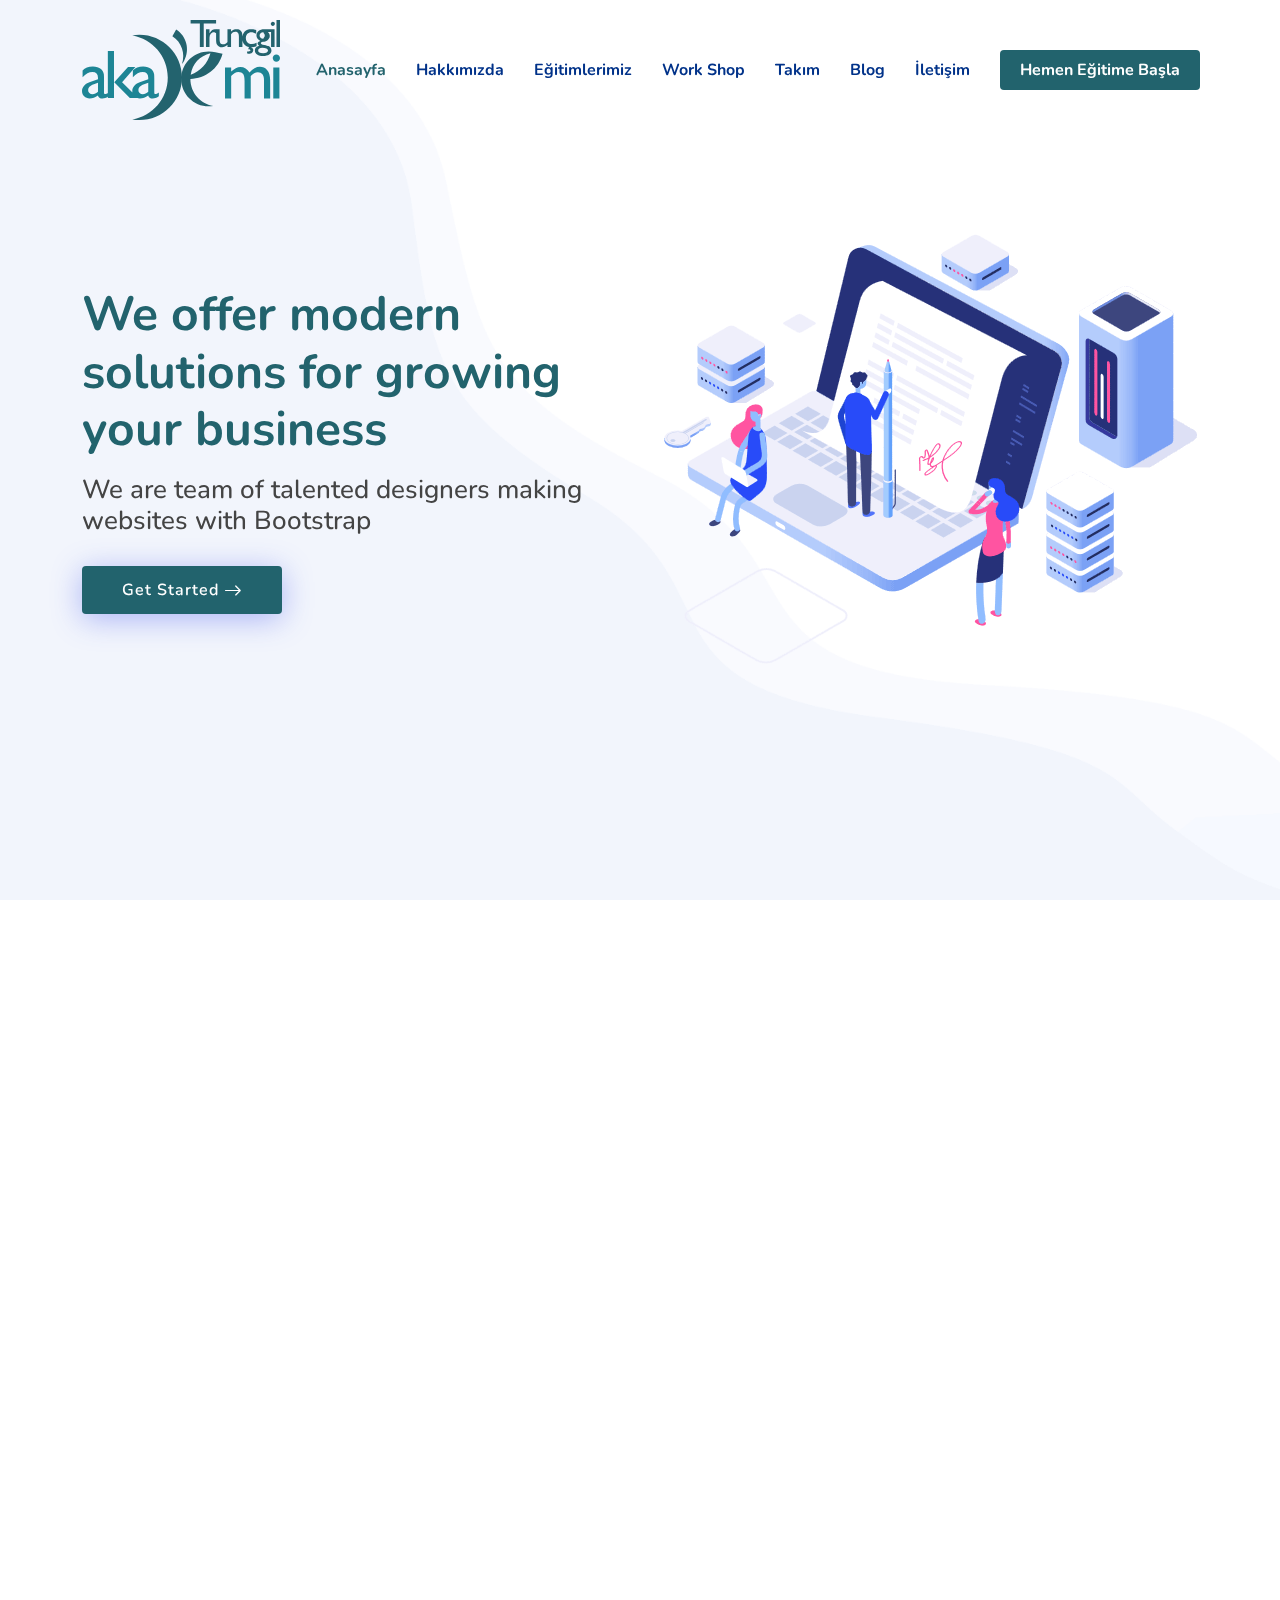
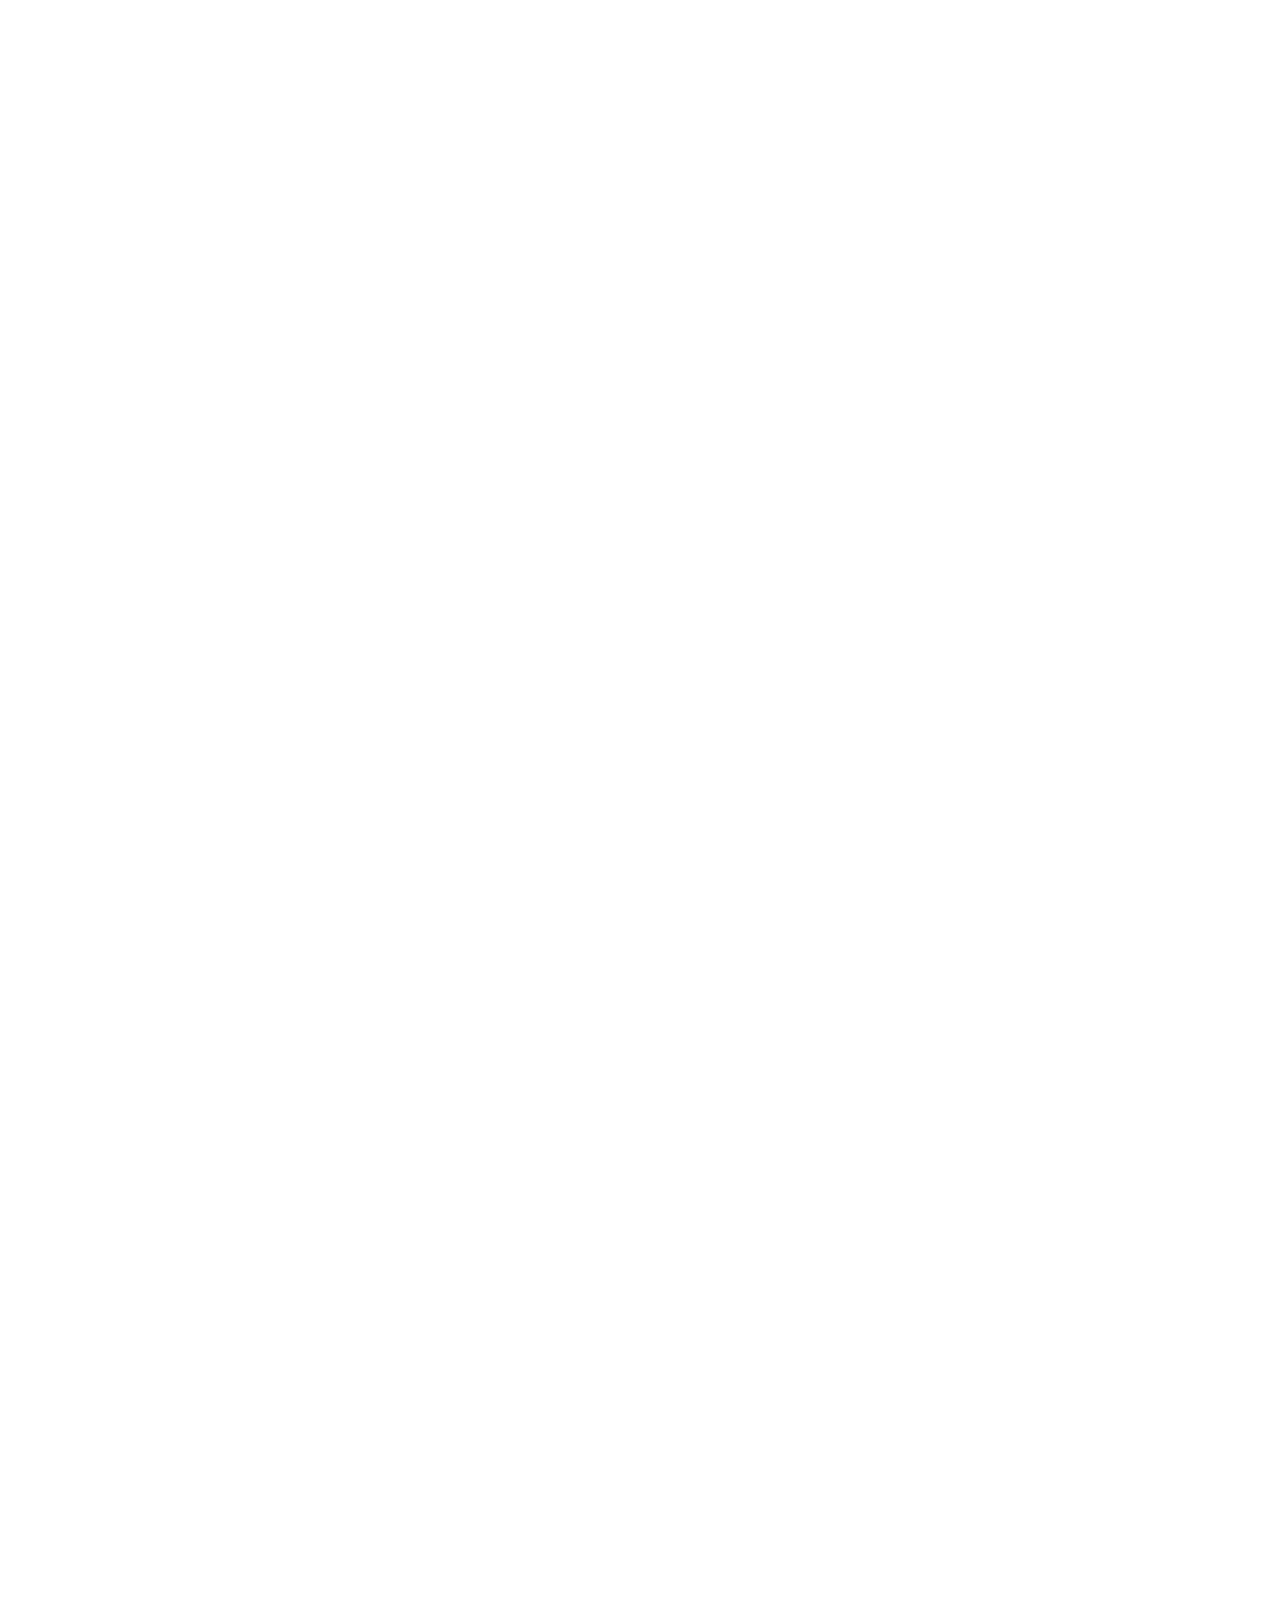
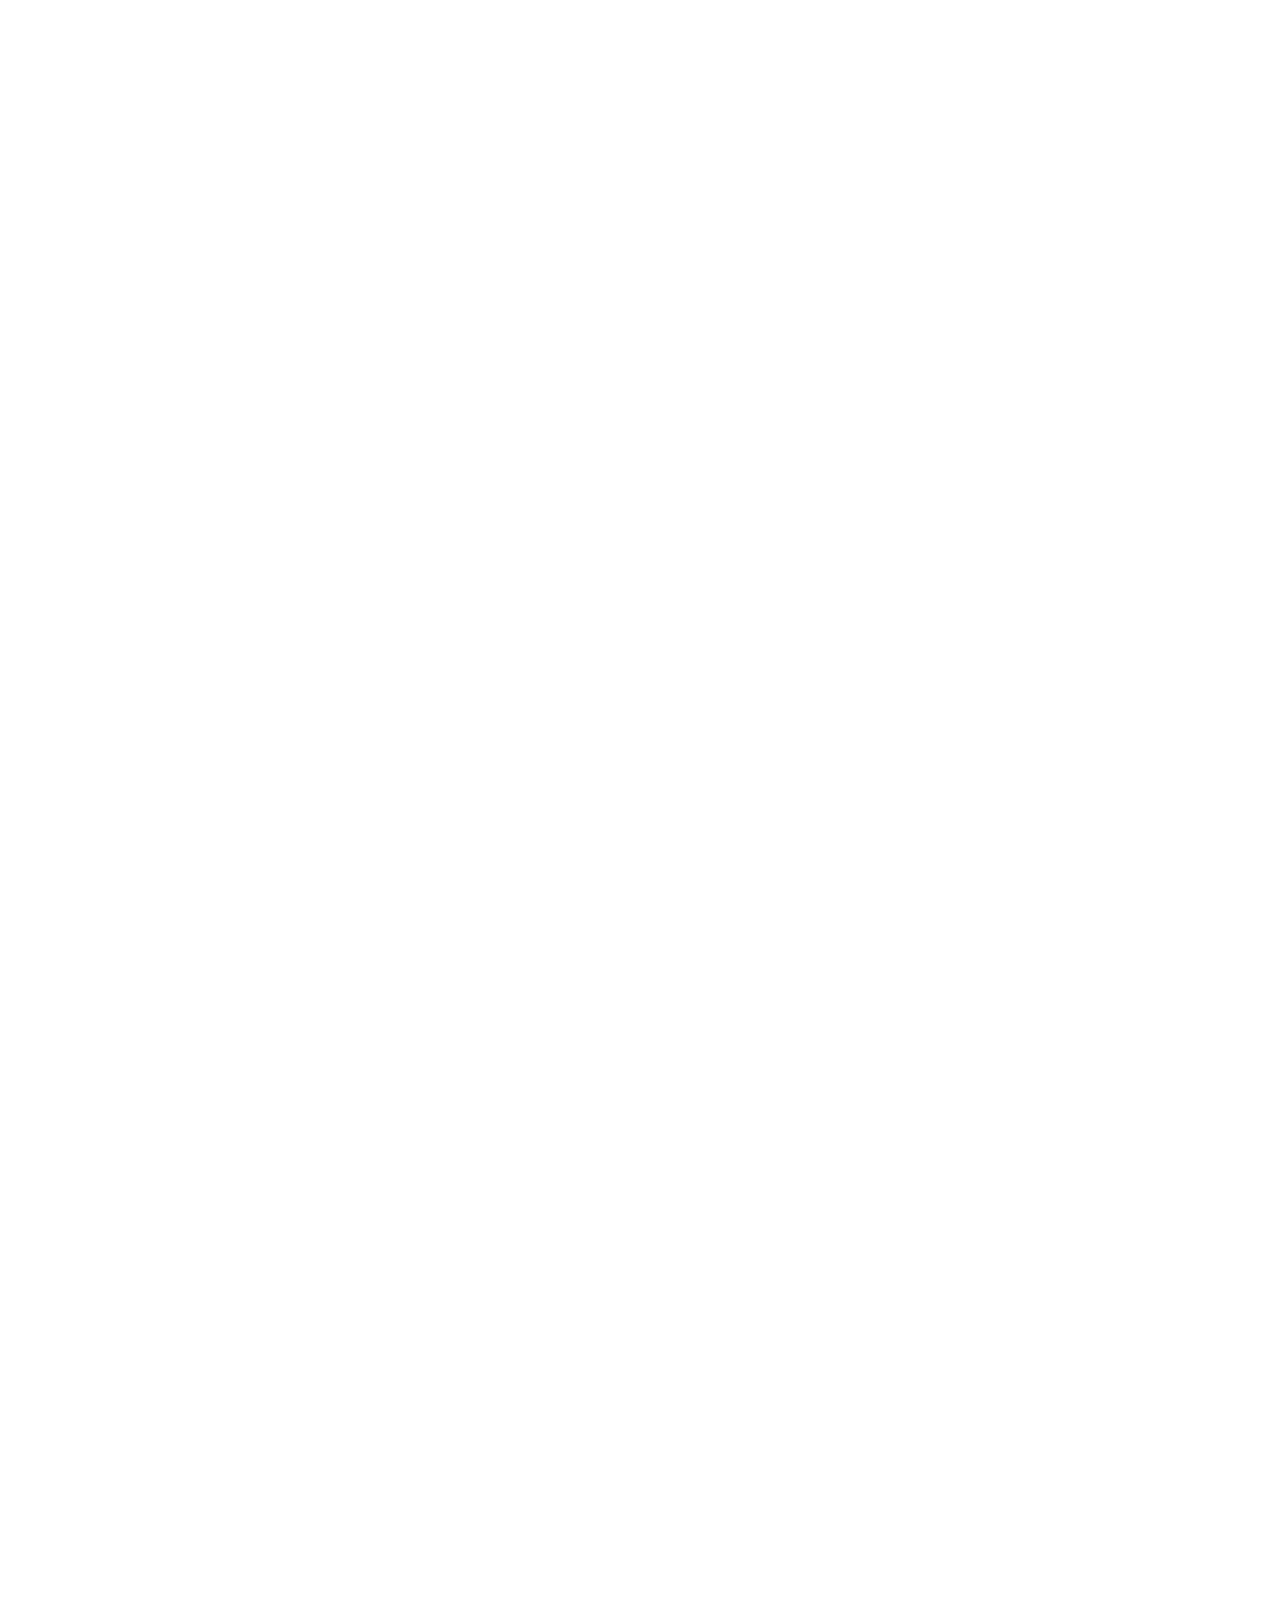
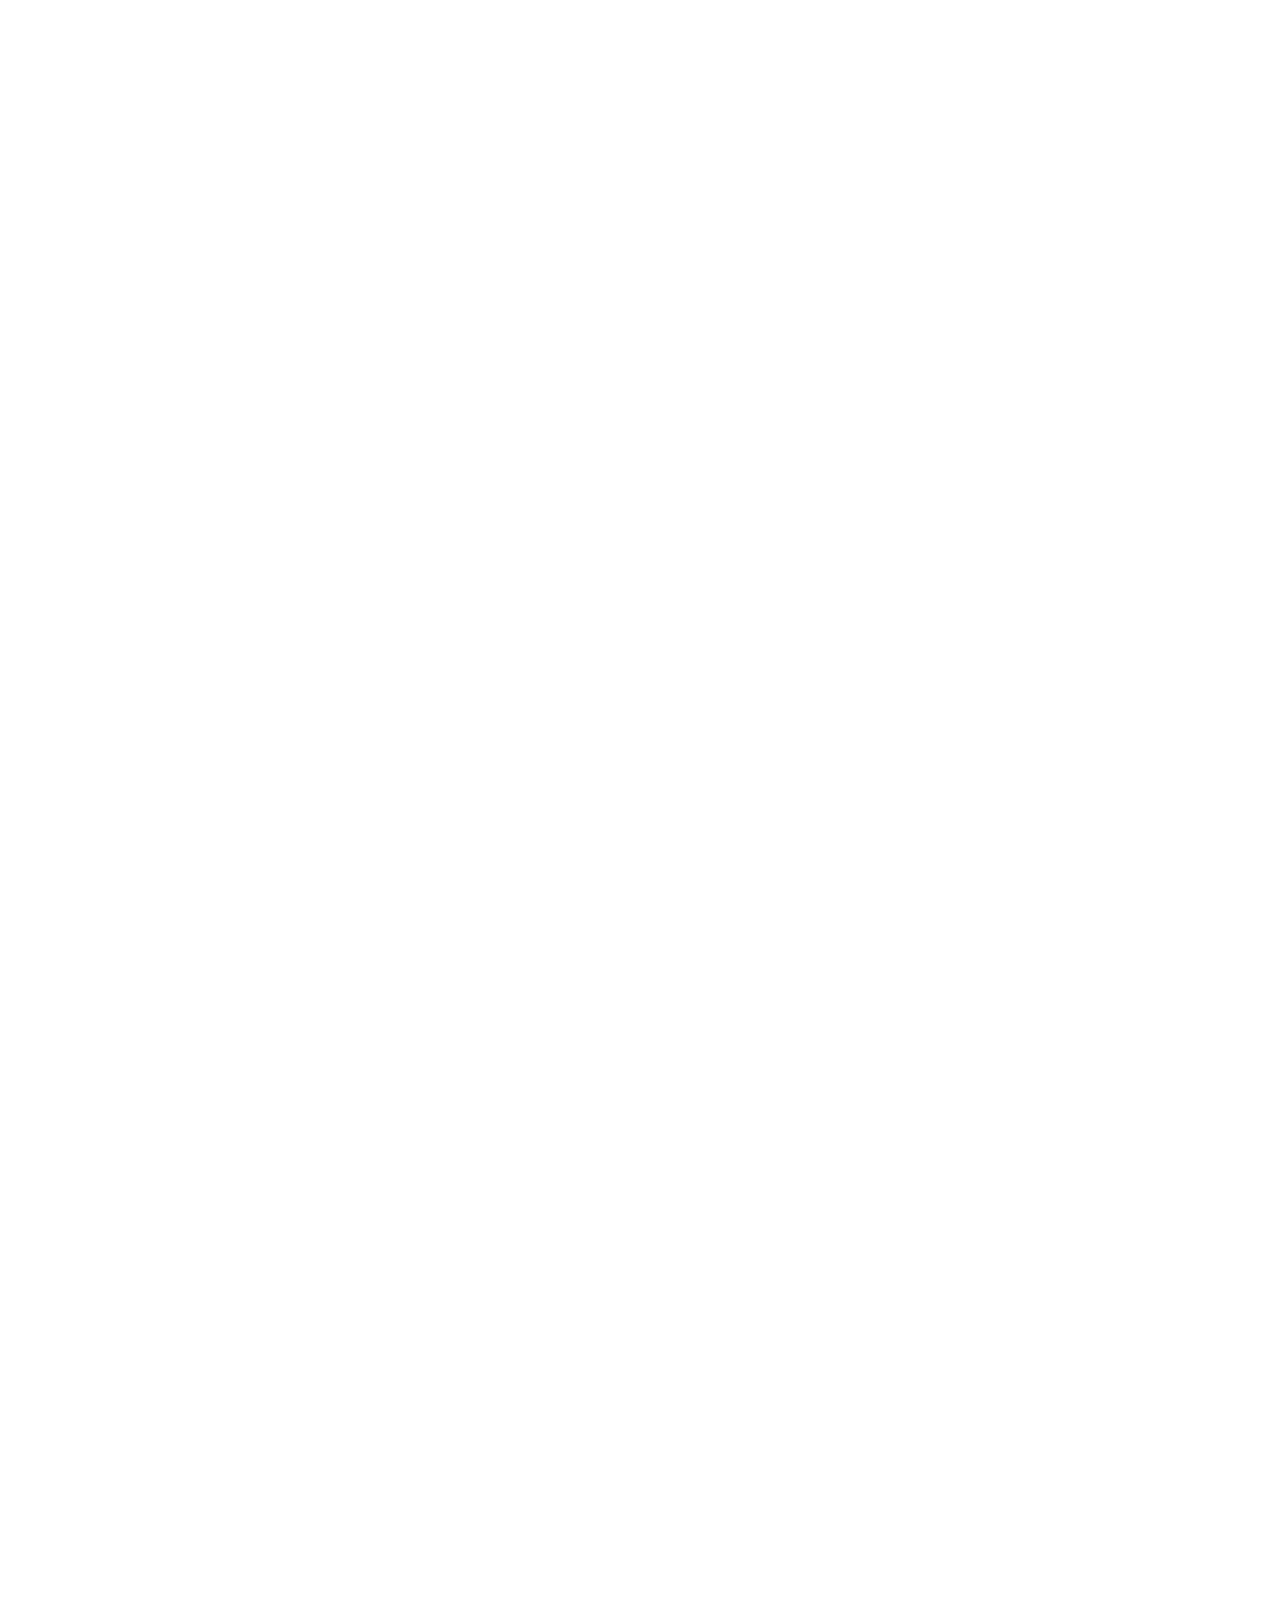
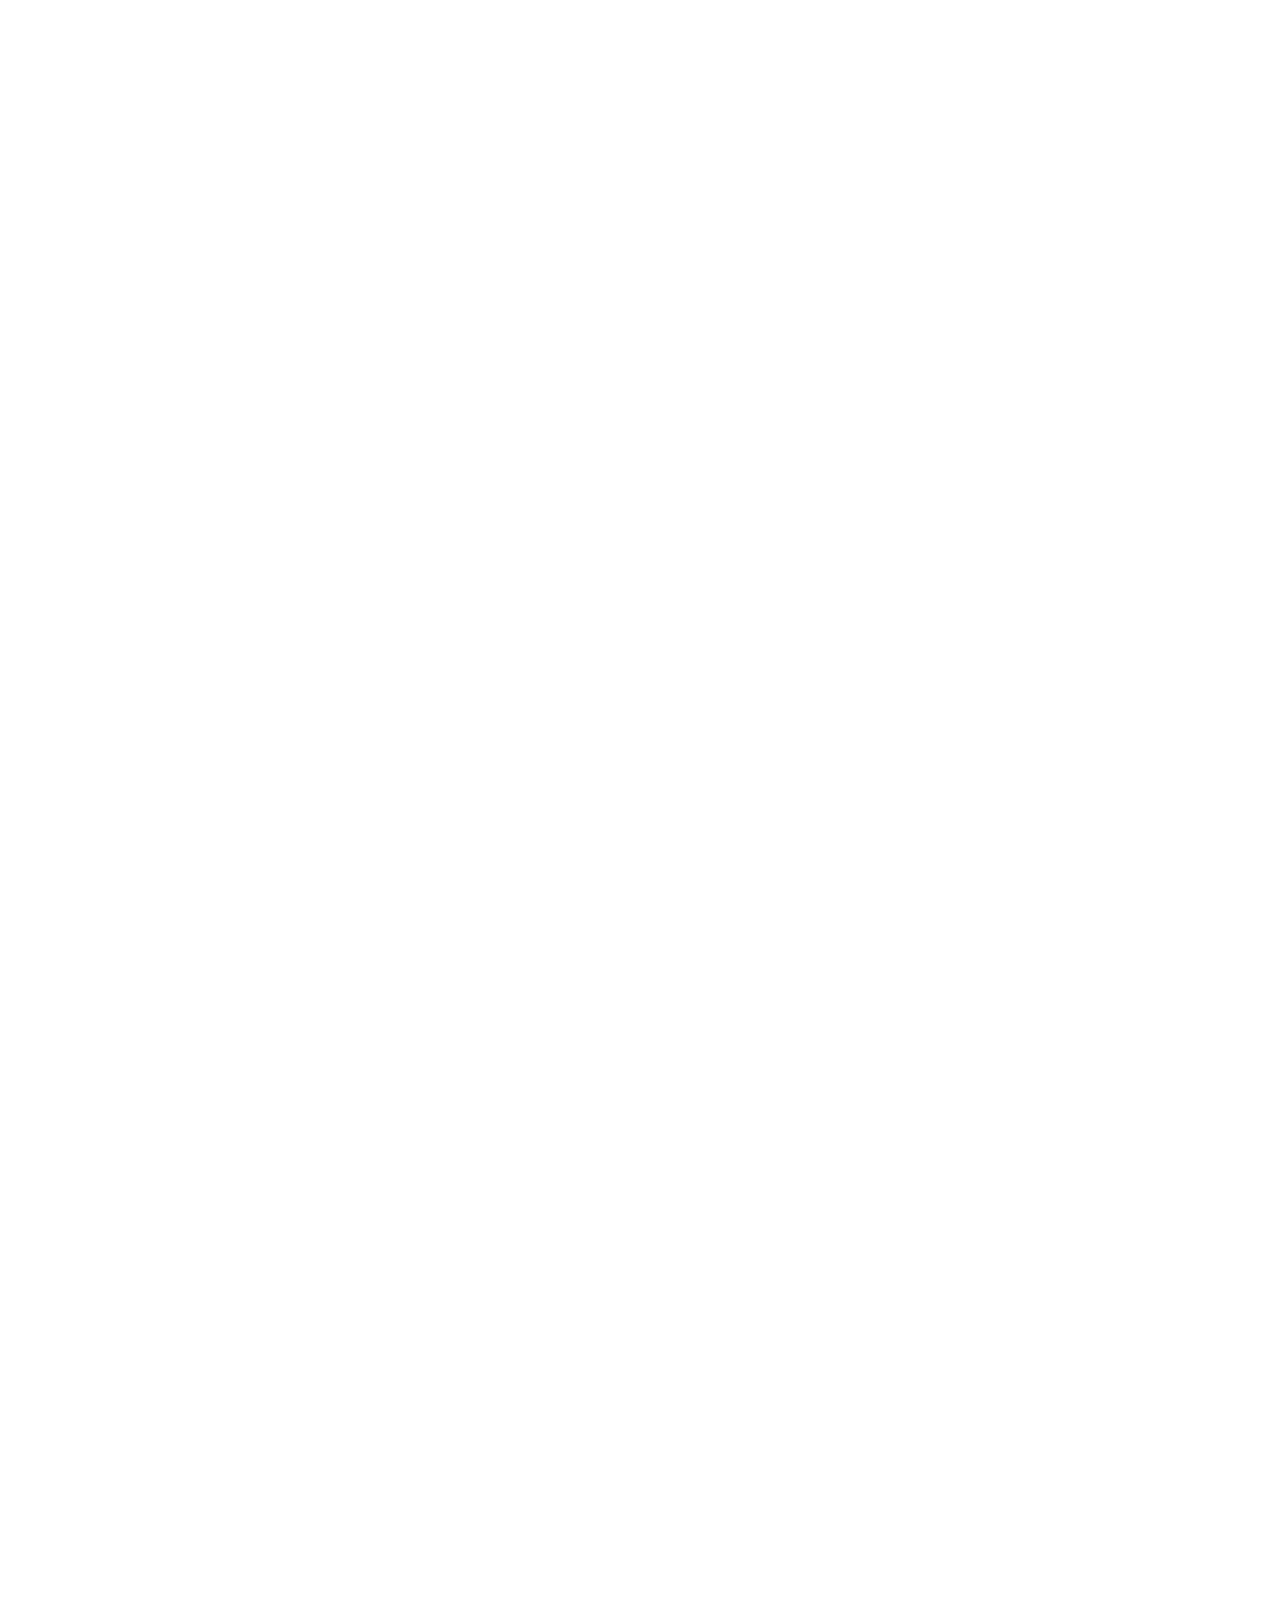
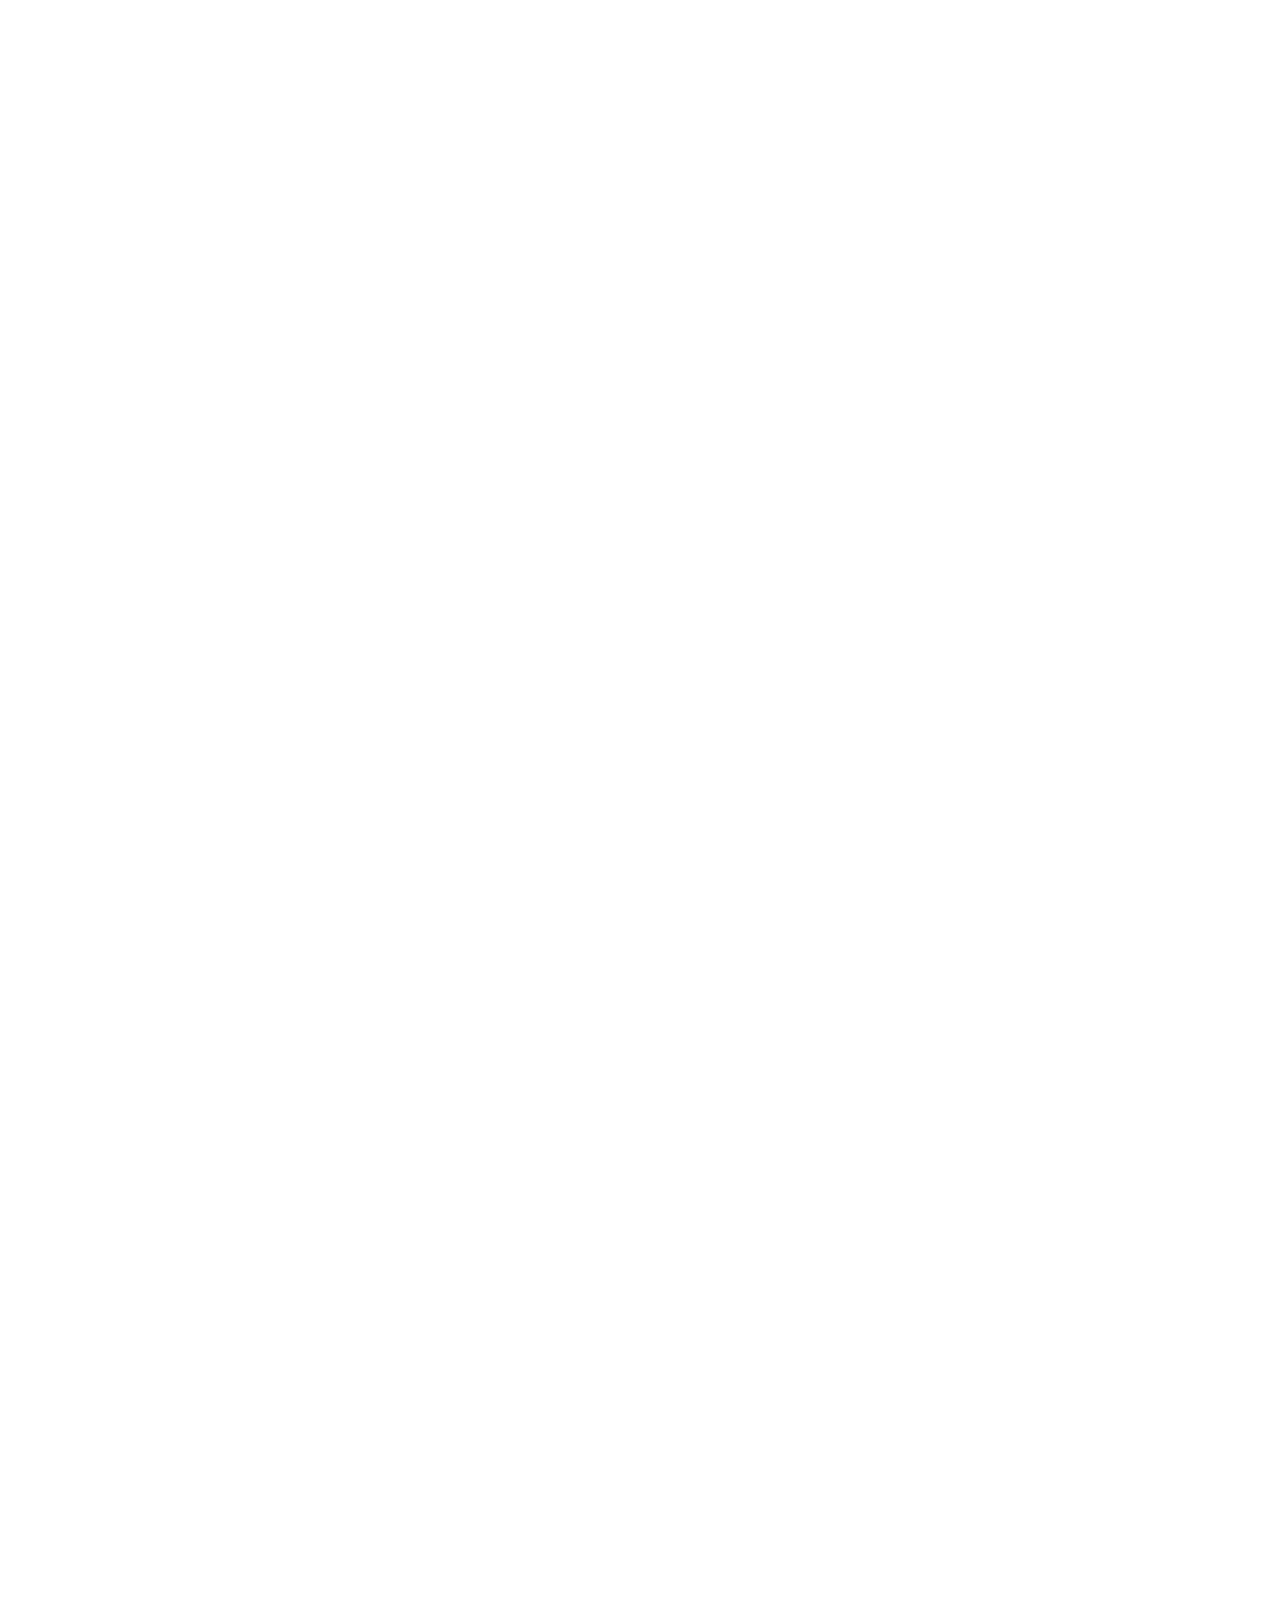
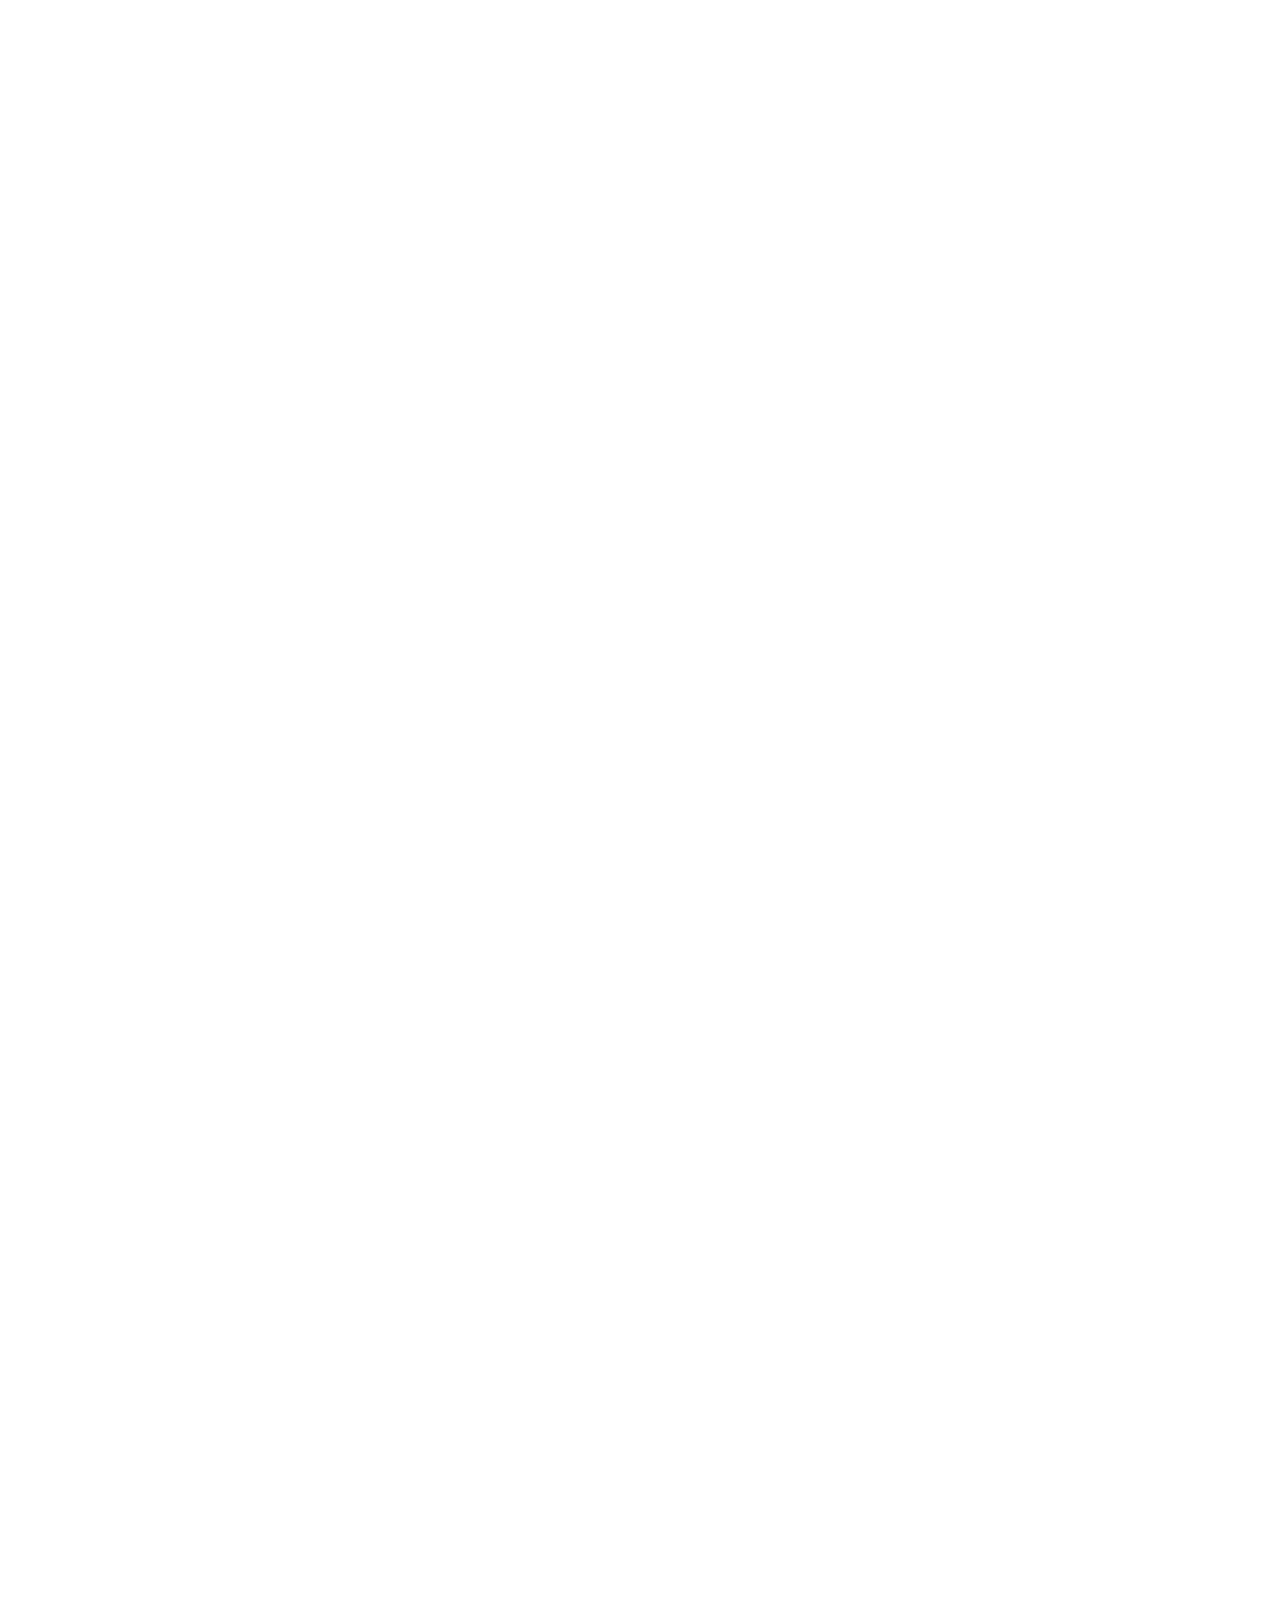
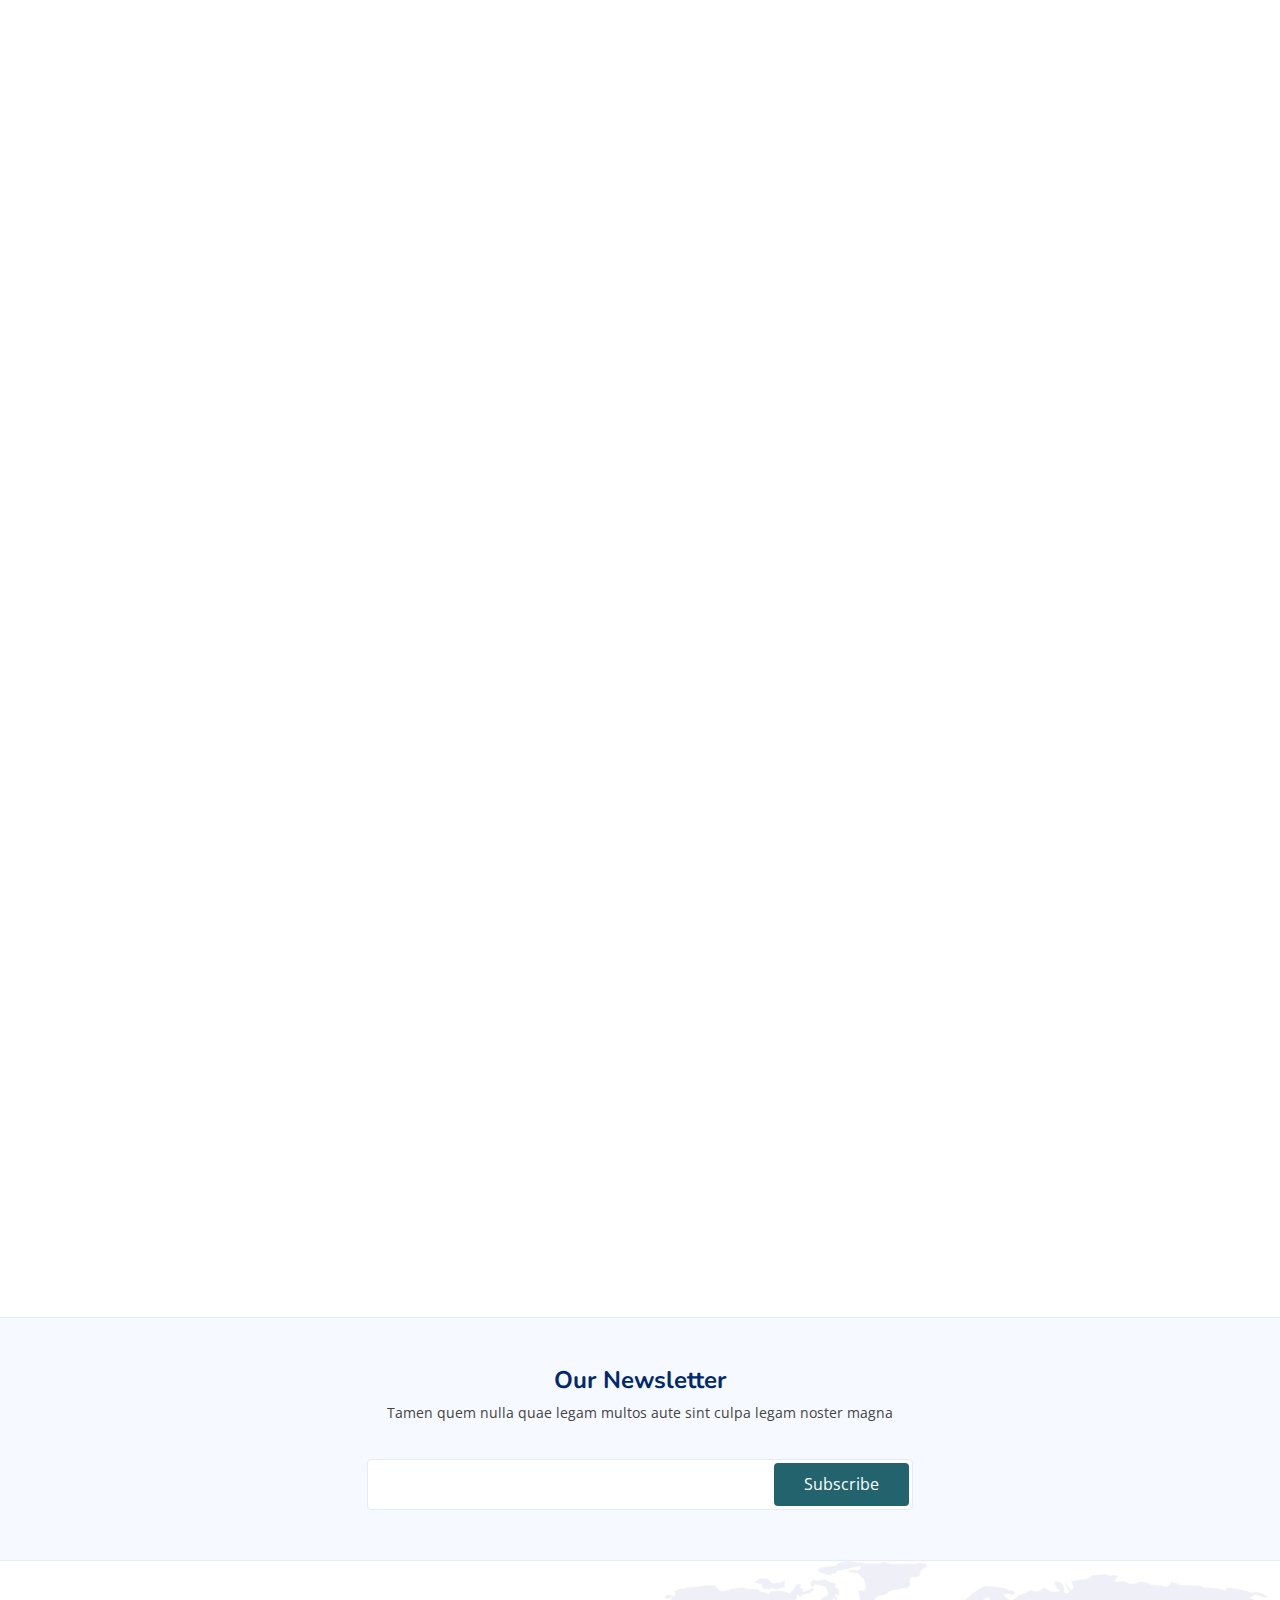
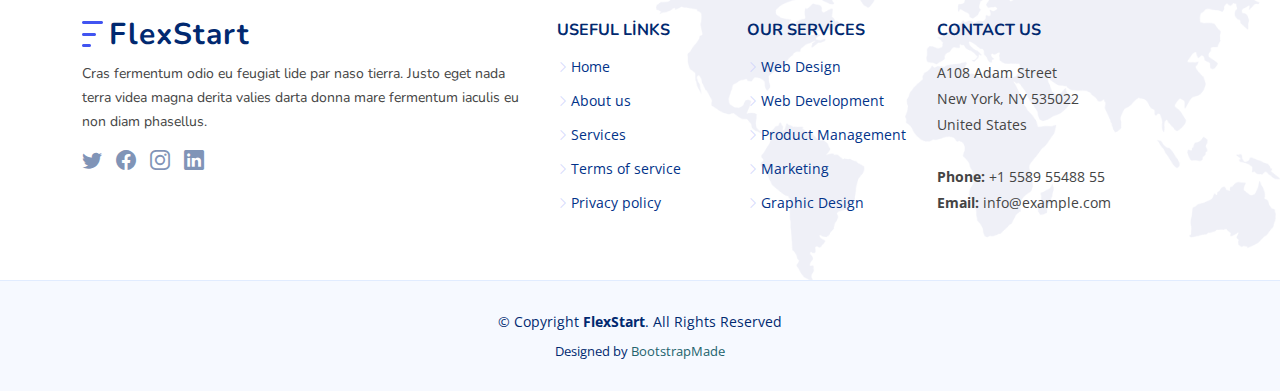
<file: index.html>
<!DOCTYPE html>
<html lang="tr">

<head>
  <meta charset="utf-8">
  <meta content="width=device-width, initial-scale=1.0" name="viewport">

  <title>Trunçgil Akademi</title>
  <meta content="" name="description">
  <meta content="" name="keywords">

  <!-- Favicons -->
  <link href="assets/favicon.png" rel="icon">
  <link href="assets/favicon.png" rel="apple-touch-icon">

  <!-- Google Fonts -->
  <link href="https://fonts.googleapis.com/css?family=Open+Sans:300,300i,400,400i,600,600i,700,700i|Nunito:300,300i,400,400i,600,600i,700,700i|Poppins:300,300i,400,400i,500,500i,600,600i,700,700i" rel="stylesheet">

  <!-- Vendor CSS Files -->
  <link href="assets/vendor/aos/aos.css" rel="stylesheet">
  <link href="assets/vendor/bootstrap/css/bootstrap.min.css" rel="stylesheet">
  <link href="assets/vendor/bootstrap-icons/bootstrap-icons.css" rel="stylesheet">
  <link href="assets/vendor/glightbox/css/glightbox.min.css" rel="stylesheet">
  <link href="assets/vendor/remixicon/remixicon.css" rel="stylesheet">
  <link href="assets/vendor/swiper/swiper-bundle.min.css" rel="stylesheet">

  <!-- Template Main CSS File -->
  <link href="assets/css/style.css" rel="stylesheet">

  <!-- =======================================================
  * Template Name: FlexStart
  * Updated: Mar 10 2023 with Bootstrap v5.2.3
  * Template URL: https://bootstrapmade.com/flexstart-bootstrap-startup-template/
  * Author: BootstrapMade.com
  * License: https://bootstrapmade.com/license/
  ======================================================== -->
</head>

<body>

  <!-- ======= Header ======= -->
  <header id="header" class="header fixed-top">
    <div class="container-fluid container-xl d-flex align-items-center justify-content-between">

      <a href="index.html" class="logo d-flex align-items-center">
        <img src="assets/logo.svg" alt="">
       
      </a>

      <nav id="navbar" class="navbar">
        <ul>
          <li><a class="nav-link scrollto active" href="#hero">Anasayfa</a></li>
          <li><a class="nav-link scrollto" href="#about">Hakkımızda</a></li>
          <li><a class="nav-link scrollto" href="#services">Eğitimlerimiz</a></li>
          <li><a class="nav-link scrollto" href="#portfolio">Work Shop</a></li>
          <li><a class="nav-link scrollto" href="#team">Takım</a></li>
          <li><a href="blog.html">Blog</a></li>
          <li><a class="nav-link scrollto" href="#contact">İletişim</a></li>
          <li><a class="getstarted scrollto" href="#about">Hemen Eğitime Başla</a></li>
        </ul>
        <i class="bi bi-list mobile-nav-toggle"></i>
      </nav><!-- .navbar -->

    </div>
  </header><!-- End Header -->

  <!-- ======= Hero Section ======= -->
  <section id="hero" class="hero d-flex align-items-center">

    <div class="container">
      <div class="row">
        <div class="col-lg-6 d-flex flex-column justify-content-center">
          <h1 data-aos="fade-up">We offer modern solutions for growing your business</h1>
          <h2 data-aos="fade-up" data-aos-delay="400">We are team of talented designers making websites with Bootstrap</h2>
          <div data-aos="fade-up" data-aos-delay="600">
            <div class="text-center text-lg-start">
              <a href="#about" class="btn-get-started scrollto d-inline-flex align-items-center justify-content-center align-self-center">
                <span>Get Started</span>
                <i class="bi bi-arrow-right"></i>
              </a>
            </div>
          </div>
        </div>
        <div class="col-lg-6 hero-img" data-aos="zoom-out" data-aos-delay="200">
          <img src="assets/img/hero-img.png" class="img-fluid" alt="">
        </div>
      </div>
    </div>

  </section><!-- End Hero -->

  <main id="main">
    <!-- ======= About Section ======= -->
    <section id="about" class="about">

      <div class="container" data-aos="fade-up">
        <div class="row gx-0">

          <div class="col-lg-6 d-flex flex-column justify-content-center" data-aos="fade-up" data-aos-delay="200">
            <div class="content">
              <h3>Biz Kimiz</h3>
              <h2>Gaziantep'te Yazılım Öğretiyoruz              </h2>
              <p>
             Bilişim teknolojileri alanında uzman bir kadroyla eğitim veren Trunçgil Akademi, geleceği yazmak isteyenlere kapı açıyor.  </p>
              <div class="text-center text-lg-start">
                <a href="#" class="btn-read-more d-inline-flex align-items-center justify-content-center align-self-center">
                  <span>Detaylı Bilgi</span>
                  <i class="bi bi-arrow-right"></i>
                </a>
              </div>
            </div>
          </div>

          <div class="col-lg-6 d-flex align-items-center" data-aos="zoom-out" data-aos-delay="200">
            <img src="assets/img/about.jpg" class="img-fluid" alt="">
          </div>

        </div>
      </div>

    </section><!-- End About Section -->

    <!-- ======= Values Section ======= -->
    <section id="values" class="values">

      <div class="container" data-aos="fade-up">

        <header class="section-header">
          <h2>Our Values</h2>
          <p>Odit est perspiciatis laborum et dicta</p>
        </header>

        <div class="row">

          <div class="col-lg-4" data-aos="fade-up" data-aos-delay="200">
            <div class="box">
              <img src="assets/img/values-1.png" class="img-fluid" alt="">
              <h3>Ad cupiditate sed est odio</h3>
              <p>Eum ad dolor et. Autem aut fugiat debitis voluptatem consequuntur sit. Et veritatis id.</p>
            </div>
          </div>

          <div class="col-lg-4 mt-4 mt-lg-0" data-aos="fade-up" data-aos-delay="400">
            <div class="box">
              <img src="assets/img/values-2.png" class="img-fluid" alt="">
              <h3>Voluptatem voluptatum alias</h3>
              <p>Repudiandae amet nihil natus in distinctio suscipit id. Doloremque ducimus ea sit non.</p>
            </div>
          </div>

          <div class="col-lg-4 mt-4 mt-lg-0" data-aos="fade-up" data-aos-delay="600">
            <div class="box">
              <img src="assets/img/values-3.png" class="img-fluid" alt="">
              <h3>Fugit cupiditate alias nobis.</h3>
              <p>Quam rem vitae est autem molestias explicabo debitis sint. Vero aliquid quidem commodi.</p>
            </div>
          </div>

        </div>

      </div>

    </section><!-- End Values Section -->

    <!-- ======= Counts Section ======= -->
    <section id="counts" class="counts">
      <div class="container" data-aos="fade-up">

        <div class="row gy-4">

          <div class="col-lg-3 col-md-6">
            <div class="count-box">
              <i class="bi bi-emoji-smile"></i>
              <div>
                <span data-purecounter-start="0" data-purecounter-end="232" data-purecounter-duration="1" class="purecounter"></span>
                <p>Mutlu Öğrenciler</p>
              </div>
            </div>
          </div>

          <div class="col-lg-3 col-md-6">
            <div class="count-box">
              <i class="bi bi-journal-richtext" style="color: #ee6c20;"></i>
              <div>
                <span data-purecounter-start="0" data-purecounter-end="521" data-purecounter-duration="1" class="purecounter"></span>
                <p>Proje</p>
              </div>
            </div>
          </div>

          <div class="col-lg-3 col-md-6">
            <div class="count-box">
              <i class="bi bi-headset" style="color: #15be56;"></i>
              <div>
                <span data-purecounter-start="0" data-purecounter-end="1463" data-purecounter-duration="1" class="purecounter"></span>
                <p>Toplam Ders Saati</p>
              </div>
            </div>
          </div>

          <div class="col-lg-3 col-md-6">
            <div class="count-box">
              <i class="bi bi-people" style="color: #bb0852;"></i>
              <div>
                <span data-purecounter-start="0" data-purecounter-end="15" data-purecounter-duration="1" class="purecounter"></span>
                <p>Hackathon</p>
              </div>
            </div>
          </div>

        </div>

      </div>
    </section><!-- End Counts Section -->

    <!-- ======= Features Section ======= -->
    <section id="features" class="features">

      <div class="container" data-aos="fade-up">

        <header class="section-header">
          <h2>Eğitimlerimiz</h2>
          <p>Toplamda 15 branşta eğitim vermekteyiz.</p>
        </header>

        <div class="row">

          <div class="col-lg-6">
            <img src="assets/education.avif" class="img-fluid" alt="">
          </div>

          <div class="col-lg-6 mt-5 mt-lg-0 d-flex">
            <div class="row align-self-center gy-4">

              <div class="col-md-6" data-aos="zoom-out" data-aos-delay="200">
                <div class="feature-box d-flex align-items-center">
                  <i class="bi bi-check"></i>
                  <h3>Web Tasarım Temelleri</h3>
                </div>
              </div>

              <div class="col-md-6" data-aos="zoom-out" data-aos-delay="300">
                <div class="feature-box d-flex align-items-center">
                  <i class="bi bi-check"></i>
                  <h3>İnternet Programcılığı</h3>
                </div>
              </div>

              <div class="col-md-6" data-aos="zoom-out" data-aos-delay="400">
                <div class="feature-box d-flex align-items-center">
                  <i class="bi bi-check"></i>
                  <h3>Android Mobil Uygulama</h3>
                </div>
              </div>

              <div class="col-md-6" data-aos="zoom-out" data-aos-delay="500">
                <div class="feature-box d-flex align-items-center">
                  <i class="bi bi-check"></i>
                  <h3>Swift IOS Mobil Uygulama</h3>
                </div>
              </div>

              <div class="col-md-6" data-aos="zoom-out" data-aos-delay="600">
                <div class="feature-box d-flex align-items-center">
                  <i class="bi bi-check"></i>
                  <h3>Flutter Eğitimleri</h3>
                </div>
              </div>

              <div class="col-md-6" data-aos="zoom-out" data-aos-delay="700">
                <div class="feature-box d-flex align-items-center">
                  <i class="bi bi-check"></i>
                  <h3>Grafik Tasarım Eğitimleri</h3>
                </div>
              </div>

            </div>
          </div>

        </div> <!-- / row -->

        <!-- Feature Tabs -->
        <div class="row feture-tabs" data-aos="fade-up">
          <div class="col-lg-6">
            <h3>Neque officiis dolore maiores et exercitationem quae est seda lidera pat claero</h3>

            <!-- Tabs -->
            <ul class="nav nav-pills mb-3">
              <li>
                <a class="nav-link active" data-bs-toggle="pill" href="#tab1">Saepe fuga</a>
              </li>
              <li>
                <a class="nav-link" data-bs-toggle="pill" href="#tab2">Voluptates</a>
              </li>
              <li>
                <a class="nav-link" data-bs-toggle="pill" href="#tab3">Corrupti</a>
              </li>
            </ul><!-- End Tabs -->

            <!-- Tab Content -->
            <div class="tab-content">

              <div class="tab-pane fade show active" id="tab1">
                <p>Consequuntur inventore voluptates consequatur aut vel et. Eos doloribus expedita. Sapiente atque consequatur minima nihil quae aspernatur quo suscipit voluptatem.</p>
                <div class="d-flex align-items-center mb-2">
                  <i class="bi bi-check2"></i>
                  <h4>Repudiandae rerum velit modi et officia quasi facilis</h4>
                </div>
                <p>Laborum omnis voluptates voluptas qui sit aliquam blanditiis. Sapiente minima commodi dolorum non eveniet magni quaerat nemo et.</p>
                <div class="d-flex align-items-center mb-2">
                  <i class="bi bi-check2"></i>
                  <h4>Incidunt non veritatis illum ea ut nisi</h4>
                </div>
                <p>Non quod totam minus repellendus autem sint velit. Rerum debitis facere soluta tenetur. Iure molestiae assumenda sunt qui inventore eligendi voluptates nisi at. Dolorem quo tempora. Quia et perferendis.</p>
              </div><!-- End Tab 1 Content -->

              <div class="tab-pane fade show" id="tab2">
                <p>Consequuntur inventore voluptates consequatur aut vel et. Eos doloribus expedita. Sapiente atque consequatur minima nihil quae aspernatur quo suscipit voluptatem.</p>
                <div class="d-flex align-items-center mb-2">
                  <i class="bi bi-check2"></i>
                  <h4>Repudiandae rerum velit modi et officia quasi facilis</h4>
                </div>
                <p>Laborum omnis voluptates voluptas qui sit aliquam blanditiis. Sapiente minima commodi dolorum non eveniet magni quaerat nemo et.</p>
                <div class="d-flex align-items-center mb-2">
                  <i class="bi bi-check2"></i>
                  <h4>Incidunt non veritatis illum ea ut nisi</h4>
                </div>
                <p>Non quod totam minus repellendus autem sint velit. Rerum debitis facere soluta tenetur. Iure molestiae assumenda sunt qui inventore eligendi voluptates nisi at. Dolorem quo tempora. Quia et perferendis.</p>
              </div><!-- End Tab 2 Content -->

              <div class="tab-pane fade show" id="tab3">
                <p>Consequuntur inventore voluptates consequatur aut vel et. Eos doloribus expedita. Sapiente atque consequatur minima nihil quae aspernatur quo suscipit voluptatem.</p>
                <div class="d-flex align-items-center mb-2">
                  <i class="bi bi-check2"></i>
                  <h4>Repudiandae rerum velit modi et officia quasi facilis</h4>
                </div>
                <p>Laborum omnis voluptates voluptas qui sit aliquam blanditiis. Sapiente minima commodi dolorum non eveniet magni quaerat nemo et.</p>
                <div class="d-flex align-items-center mb-2">
                  <i class="bi bi-check2"></i>
                  <h4>Incidunt non veritatis illum ea ut nisi</h4>
                </div>
                <p>Non quod totam minus repellendus autem sint velit. Rerum debitis facere soluta tenetur. Iure molestiae assumenda sunt qui inventore eligendi voluptates nisi at. Dolorem quo tempora. Quia et perferendis.</p>
              </div><!-- End Tab 3 Content -->

            </div>

          </div>

          <div class="col-lg-6">
            <img src="assets/img/features-2.png" class="img-fluid" alt="">
          </div>

        </div><!-- End Feature Tabs -->

        <!-- Feature Icons -->
        <div class="row feature-icons" data-aos="fade-up">
          <h3>Ratione mollitia eos ab laudantium rerum beatae quo</h3>

          <div class="row">

            <div class="col-xl-4 text-center" data-aos="fade-right" data-aos-delay="100">
              <img src="assets/img/features-3.png" class="img-fluid p-4" alt="">
            </div>

            <div class="col-xl-8 d-flex content">
              <div class="row align-self-center gy-4">

                <div class="col-md-6 icon-box" data-aos="fade-up">
                  <i class="ri-line-chart-line"></i>
                  <div>
                    <h4>Corporis voluptates sit</h4>
                    <p>Consequuntur sunt aut quasi enim aliquam quae harum pariatur laboris nisi ut aliquip</p>
                  </div>
                </div>

                <div class="col-md-6 icon-box" data-aos="fade-up" data-aos-delay="100">
                  <i class="ri-stack-line"></i>
                  <div>
                    <h4>Ullamco laboris nisi</h4>
                    <p>Excepteur sint occaecat cupidatat non proident, sunt in culpa qui officia deserunt</p>
                  </div>
                </div>

                <div class="col-md-6 icon-box" data-aos="fade-up" data-aos-delay="200">
                  <i class="ri-brush-4-line"></i>
                  <div>
                    <h4>Labore consequatur</h4>
                    <p>Aut suscipit aut cum nemo deleniti aut omnis. Doloribus ut maiores omnis facere</p>
                  </div>
                </div>

                <div class="col-md-6 icon-box" data-aos="fade-up" data-aos-delay="300">
                  <i class="ri-magic-line"></i>
                  <div>
                    <h4>Beatae veritatis</h4>
                    <p>Expedita veritatis consequuntur nihil tempore laudantium vitae denat pacta</p>
                  </div>
                </div>

                <div class="col-md-6 icon-box" data-aos="fade-up" data-aos-delay="400">
                  <i class="ri-command-line"></i>
                  <div>
                    <h4>Molestiae dolor</h4>
                    <p>Et fuga et deserunt et enim. Dolorem architecto ratione tensa raptor marte</p>
                  </div>
                </div>

                <div class="col-md-6 icon-box" data-aos="fade-up" data-aos-delay="500">
                  <i class="ri-radar-line"></i>
                  <div>
                    <h4>Explicabo consectetur</h4>
                    <p>Est autem dicta beatae suscipit. Sint veritatis et sit quasi ab aut inventore</p>
                  </div>
                </div>

              </div>
            </div>

          </div>

        </div><!-- End Feature Icons -->

      </div>

    </section><!-- End Features Section -->

    <!-- ======= Services Section ======= -->
    <section id="services" class="services">

      <div class="container" data-aos="fade-up">

        <header class="section-header">
          <h2>Services</h2>
          <p>Veritatis et dolores facere numquam et praesentium</p>
        </header>

        <div class="row gy-4">

          <div class="col-lg-4 col-md-6" data-aos="fade-up" data-aos-delay="200">
            <div class="service-box blue">
              <i class="ri-discuss-line icon"></i>
              <h3>Nesciunt Mete</h3>
              <p>Provident nihil minus qui consequatur non omnis maiores. Eos accusantium minus dolores iure perferendis tempore et consequatur.</p>
              <a href="#" class="read-more"><span>Read More</span> <i class="bi bi-arrow-right"></i></a>
            </div>
          </div>

          <div class="col-lg-4 col-md-6" data-aos="fade-up" data-aos-delay="300">
            <div class="service-box orange">
              <i class="ri-discuss-line icon"></i>
              <h3>Eosle Commodi</h3>
              <p>Ut autem aut autem non a. Sint sint sit facilis nam iusto sint. Libero corrupti neque eum hic non ut nesciunt dolorem.</p>
              <a href="#" class="read-more"><span>Read More</span> <i class="bi bi-arrow-right"></i></a>
            </div>
          </div>

          <div class="col-lg-4 col-md-6" data-aos="fade-up" data-aos-delay="400">
            <div class="service-box green">
              <i class="ri-discuss-line icon"></i>
              <h3>Ledo Markt</h3>
              <p>Ut excepturi voluptatem nisi sed. Quidem fuga consequatur. Minus ea aut. Vel qui id voluptas adipisci eos earum corrupti.</p>
              <a href="#" class="read-more"><span>Read More</span> <i class="bi bi-arrow-right"></i></a>
            </div>
          </div>

          <div class="col-lg-4 col-md-6" data-aos="fade-up" data-aos-delay="500">
            <div class="service-box red">
              <i class="ri-discuss-line icon"></i>
              <h3>Asperiores Commodi</h3>
              <p>Non et temporibus minus omnis sed dolor esse consequatur. Cupiditate sed error ea fuga sit provident adipisci neque.</p>
              <a href="#" class="read-more"><span>Read More</span> <i class="bi bi-arrow-right"></i></a>
            </div>
          </div>

          <div class="col-lg-4 col-md-6" data-aos="fade-up" data-aos-delay="600">
            <div class="service-box purple">
              <i class="ri-discuss-line icon"></i>
              <h3>Velit Doloremque.</h3>
              <p>Cumque et suscipit saepe. Est maiores autem enim facilis ut aut ipsam corporis aut. Sed animi at autem alias eius labore.</p>
              <a href="#" class="read-more"><span>Read More</span> <i class="bi bi-arrow-right"></i></a>
            </div>
          </div>

          <div class="col-lg-4 col-md-6" data-aos="fade-up" data-aos-delay="700">
            <div class="service-box pink">
              <i class="ri-discuss-line icon"></i>
              <h3>Dolori Architecto</h3>
              <p>Hic molestias ea quibusdam eos. Fugiat enim doloremque aut neque non et debitis iure. Corrupti recusandae ducimus enim.</p>
              <a href="#" class="read-more"><span>Read More</span> <i class="bi bi-arrow-right"></i></a>
            </div>
          </div>

        </div>

      </div>

    </section><!-- End Services Section -->

    <!-- ======= Pricing Section ======= -->
    <section id="pricing" class="pricing">

      <div class="container" data-aos="fade-up">

        <header class="section-header">
          <h2>Pricing</h2>
          <p>Check our Pricing</p>
        </header>

        <div class="row gy-4" data-aos="fade-left">

          <div class="col-lg-3 col-md-6" data-aos="zoom-in" data-aos-delay="100">
            <div class="box">
              <h3 style="color: #07d5c0;">Free Plan</h3>
              <div class="price"><sup>$</sup>0<span> / mo</span></div>
              <img src="assets/img/pricing-free.png" class="img-fluid" alt="">
              <ul>
                <li>Aida dere</li>
                <li>Nec feugiat nisl</li>
                <li>Nulla at volutpat dola</li>
                <li class="na">Pharetra massa</li>
                <li class="na">Massa ultricies mi</li>
              </ul>
              <a href="#" class="btn-buy">Buy Now</a>
            </div>
          </div>

          <div class="col-lg-3 col-md-6" data-aos="zoom-in" data-aos-delay="200">
            <div class="box">
              <span class="featured">Featured</span>
              <h3 style="color: #65c600;">Starter Plan</h3>
              <div class="price"><sup>$</sup>19<span> / mo</span></div>
              <img src="assets/img/pricing-starter.png" class="img-fluid" alt="">
              <ul>
                <li>Aida dere</li>
                <li>Nec feugiat nisl</li>
                <li>Nulla at volutpat dola</li>
                <li>Pharetra massa</li>
                <li class="na">Massa ultricies mi</li>
              </ul>
              <a href="#" class="btn-buy">Buy Now</a>
            </div>
          </div>

          <div class="col-lg-3 col-md-6" data-aos="zoom-in" data-aos-delay="300">
            <div class="box">
              <h3 style="color: #ff901c;">Business Plan</h3>
              <div class="price"><sup>$</sup>29<span> / mo</span></div>
              <img src="assets/img/pricing-business.png" class="img-fluid" alt="">
              <ul>
                <li>Aida dere</li>
                <li>Nec feugiat nisl</li>
                <li>Nulla at volutpat dola</li>
                <li>Pharetra massa</li>
                <li>Massa ultricies mi</li>
              </ul>
              <a href="#" class="btn-buy">Buy Now</a>
            </div>
          </div>

          <div class="col-lg-3 col-md-6" data-aos="zoom-in" data-aos-delay="400">
            <div class="box">
              <h3 style="color: #ff0071;">Ultimate Plan</h3>
              <div class="price"><sup>$</sup>49<span> / mo</span></div>
              <img src="assets/img/pricing-ultimate.png" class="img-fluid" alt="">
              <ul>
                <li>Aida dere</li>
                <li>Nec feugiat nisl</li>
                <li>Nulla at volutpat dola</li>
                <li>Pharetra massa</li>
                <li>Massa ultricies mi</li>
              </ul>
              <a href="#" class="btn-buy">Buy Now</a>
            </div>
          </div>

        </div>

      </div>

    </section><!-- End Pricing Section -->

    <!-- ======= F.A.Q Section ======= -->
    <section id="faq" class="faq">

      <div class="container" data-aos="fade-up">

        <header class="section-header">
          <h2>F.A.Q</h2>
          <p>Frequently Asked Questions</p>
        </header>

        <div class="row">
          <div class="col-lg-6">
            <!-- F.A.Q List 1-->
            <div class="accordion accordion-flush" id="faqlist1">
              <div class="accordion-item">
                <h2 class="accordion-header">
                  <button class="accordion-button collapsed" type="button" data-bs-toggle="collapse" data-bs-target="#faq-content-1">
                    Non consectetur a erat nam at lectus urna duis?
                  </button>
                </h2>
                <div id="faq-content-1" class="accordion-collapse collapse" data-bs-parent="#faqlist1">
                  <div class="accordion-body">
                    Feugiat pretium nibh ipsum consequat. Tempus iaculis urna id volutpat lacus laoreet non curabitur gravida. Venenatis lectus magna fringilla urna porttitor rhoncus dolor purus non.
                  </div>
                </div>
              </div>

              <div class="accordion-item">
                <h2 class="accordion-header">
                  <button class="accordion-button collapsed" type="button" data-bs-toggle="collapse" data-bs-target="#faq-content-2">
                    Feugiat scelerisque varius morbi enim nunc faucibus a pellentesque?
                  </button>
                </h2>
                <div id="faq-content-2" class="accordion-collapse collapse" data-bs-parent="#faqlist1">
                  <div class="accordion-body">
                    Dolor sit amet consectetur adipiscing elit pellentesque habitant morbi. Id interdum velit laoreet id donec ultrices. Fringilla phasellus faucibus scelerisque eleifend donec pretium. Est pellentesque elit ullamcorper dignissim. Mauris ultrices eros in cursus turpis massa tincidunt dui.
                  </div>
                </div>
              </div>

              <div class="accordion-item">
                <h2 class="accordion-header">
                  <button class="accordion-button collapsed" type="button" data-bs-toggle="collapse" data-bs-target="#faq-content-3">
                    Dolor sit amet consectetur adipiscing elit pellentesque habitant morbi?
                  </button>
                </h2>
                <div id="faq-content-3" class="accordion-collapse collapse" data-bs-parent="#faqlist1">
                  <div class="accordion-body">
                    Eleifend mi in nulla posuere sollicitudin aliquam ultrices sagittis orci. Faucibus pulvinar elementum integer enim. Sem nulla pharetra diam sit amet nisl suscipit. Rutrum tellus pellentesque eu tincidunt. Lectus urna duis convallis convallis tellus. Urna molestie at elementum eu facilisis sed odio morbi quis
                  </div>
                </div>
              </div>

            </div>
          </div>

          <div class="col-lg-6">

            <!-- F.A.Q List 2-->
            <div class="accordion accordion-flush" id="faqlist2">

              <div class="accordion-item">
                <h2 class="accordion-header">
                  <button class="accordion-button collapsed" type="button" data-bs-toggle="collapse" data-bs-target="#faq2-content-1">
                    Ac odio tempor orci dapibus. Aliquam eleifend mi in nulla?
                  </button>
                </h2>
                <div id="faq2-content-1" class="accordion-collapse collapse" data-bs-parent="#faqlist2">
                  <div class="accordion-body">
                    Dolor sit amet consectetur adipiscing elit pellentesque habitant morbi. Id interdum velit laoreet id donec ultrices. Fringilla phasellus faucibus scelerisque eleifend donec pretium. Est pellentesque elit ullamcorper dignissim. Mauris ultrices eros in cursus turpis massa tincidunt dui.
                  </div>
                </div>
              </div>

              <div class="accordion-item">
                <h2 class="accordion-header">
                  <button class="accordion-button collapsed" type="button" data-bs-toggle="collapse" data-bs-target="#faq2-content-2">
                    Tempus quam pellentesque nec nam aliquam sem et tortor consequat?
                  </button>
                </h2>
                <div id="faq2-content-2" class="accordion-collapse collapse" data-bs-parent="#faqlist2">
                  <div class="accordion-body">
                    Molestie a iaculis at erat pellentesque adipiscing commodo. Dignissim suspendisse in est ante in. Nunc vel risus commodo viverra maecenas accumsan. Sit amet nisl suscipit adipiscing bibendum est. Purus gravida quis blandit turpis cursus in
                  </div>
                </div>
              </div>

              <div class="accordion-item">
                <h2 class="accordion-header">
                  <button class="accordion-button collapsed" type="button" data-bs-toggle="collapse" data-bs-target="#faq2-content-3">
                    Varius vel pharetra vel turpis nunc eget lorem dolor?
                  </button>
                </h2>
                <div id="faq2-content-3" class="accordion-collapse collapse" data-bs-parent="#faqlist2">
                  <div class="accordion-body">
                    Laoreet sit amet cursus sit amet dictum sit amet justo. Mauris vitae ultricies leo integer malesuada nunc vel. Tincidunt eget nullam non nisi est sit amet. Turpis nunc eget lorem dolor sed. Ut venenatis tellus in metus vulputate eu scelerisque. Pellentesque diam volutpat commodo sed egestas egestas fringilla phasellus faucibus. Nibh tellus molestie nunc non blandit massa enim nec.
                  </div>
                </div>
              </div>

            </div>
          </div>

        </div>

      </div>

    </section><!-- End F.A.Q Section -->

    <!-- ======= Portfolio Section ======= -->
    <section id="portfolio" class="portfolio">

      <div class="container" data-aos="fade-up">

        <header class="section-header">
          <h2>Portfolio</h2>
          <p>Check our latest work</p>
        </header>

        <div class="row" data-aos="fade-up" data-aos-delay="100">
          <div class="col-lg-12 d-flex justify-content-center">
            <ul id="portfolio-flters">
              <li data-filter="*" class="filter-active">All</li>
              <li data-filter=".filter-app">App</li>
              <li data-filter=".filter-card">Card</li>
              <li data-filter=".filter-web">Web</li>
            </ul>
          </div>
        </div>

        <div class="row gy-4 portfolio-container" data-aos="fade-up" data-aos-delay="200">

          <div class="col-lg-4 col-md-6 portfolio-item filter-app">
            <div class="portfolio-wrap">
              <img src="assets/img/portfolio/portfolio-1.jpg" class="img-fluid" alt="">
              <div class="portfolio-info">
                <h4>App 1</h4>
                <p>App</p>
                <div class="portfolio-links">
                  <a href="assets/img/portfolio/portfolio-1.jpg" data-gallery="portfolioGallery" class="portfokio-lightbox" title="App 1"><i class="bi bi-plus"></i></a>
                  <a href="portfolio-details.html" title="More Details"><i class="bi bi-link"></i></a>
                </div>
              </div>
            </div>
          </div>

          <div class="col-lg-4 col-md-6 portfolio-item filter-web">
            <div class="portfolio-wrap">
              <img src="assets/img/portfolio/portfolio-2.jpg" class="img-fluid" alt="">
              <div class="portfolio-info">
                <h4>Web 3</h4>
                <p>Web</p>
                <div class="portfolio-links">
                  <a href="assets/img/portfolio/portfolio-2.jpg" data-gallery="portfolioGallery" class="portfokio-lightbox" title="Web 3"><i class="bi bi-plus"></i></a>
                  <a href="portfolio-details.html" title="More Details"><i class="bi bi-link"></i></a>
                </div>
              </div>
            </div>
          </div>

          <div class="col-lg-4 col-md-6 portfolio-item filter-app">
            <div class="portfolio-wrap">
              <img src="assets/img/portfolio/portfolio-3.jpg" class="img-fluid" alt="">
              <div class="portfolio-info">
                <h4>App 2</h4>
                <p>App</p>
                <div class="portfolio-links">
                  <a href="assets/img/portfolio/portfolio-3.jpg" data-gallery="portfolioGallery" class="portfokio-lightbox" title="App 2"><i class="bi bi-plus"></i></a>
                  <a href="portfolio-details.html" title="More Details"><i class="bi bi-link"></i></a>
                </div>
              </div>
            </div>
          </div>

          <div class="col-lg-4 col-md-6 portfolio-item filter-card">
            <div class="portfolio-wrap">
              <img src="assets/img/portfolio/portfolio-4.jpg" class="img-fluid" alt="">
              <div class="portfolio-info">
                <h4>Card 2</h4>
                <p>Card</p>
                <div class="portfolio-links">
                  <a href="assets/img/portfolio/portfolio-4.jpg" data-gallery="portfolioGallery" class="portfokio-lightbox" title="Card 2"><i class="bi bi-plus"></i></a>
                  <a href="portfolio-details.html" title="More Details"><i class="bi bi-link"></i></a>
                </div>
              </div>
            </div>
          </div>

          <div class="col-lg-4 col-md-6 portfolio-item filter-web">
            <div class="portfolio-wrap">
              <img src="assets/img/portfolio/portfolio-5.jpg" class="img-fluid" alt="">
              <div class="portfolio-info">
                <h4>Web 2</h4>
                <p>Web</p>
                <div class="portfolio-links">
                  <a href="assets/img/portfolio/portfolio-5.jpg" data-gallery="portfolioGallery" class="portfokio-lightbox" title="Web 2"><i class="bi bi-plus"></i></a>
                  <a href="portfolio-details.html" title="More Details"><i class="bi bi-link"></i></a>
                </div>
              </div>
            </div>
          </div>

          <div class="col-lg-4 col-md-6 portfolio-item filter-app">
            <div class="portfolio-wrap">
              <img src="assets/img/portfolio/portfolio-6.jpg" class="img-fluid" alt="">
              <div class="portfolio-info">
                <h4>App 3</h4>
                <p>App</p>
                <div class="portfolio-links">
                  <a href="assets/img/portfolio/portfolio-6.jpg" data-gallery="portfolioGallery" class="portfokio-lightbox" title="App 3"><i class="bi bi-plus"></i></a>
                  <a href="portfolio-details.html" title="More Details"><i class="bi bi-link"></i></a>
                </div>
              </div>
            </div>
          </div>

          <div class="col-lg-4 col-md-6 portfolio-item filter-card">
            <div class="portfolio-wrap">
              <img src="assets/img/portfolio/portfolio-7.jpg" class="img-fluid" alt="">
              <div class="portfolio-info">
                <h4>Card 1</h4>
                <p>Card</p>
                <div class="portfolio-links">
                  <a href="assets/img/portfolio/portfolio-7.jpg" data-gallery="portfolioGallery" class="portfokio-lightbox" title="Card 1"><i class="bi bi-plus"></i></a>
                  <a href="portfolio-details.html" title="More Details"><i class="bi bi-link"></i></a>
                </div>
              </div>
            </div>
          </div>

          <div class="col-lg-4 col-md-6 portfolio-item filter-card">
            <div class="portfolio-wrap">
              <img src="assets/img/portfolio/portfolio-8.jpg" class="img-fluid" alt="">
              <div class="portfolio-info">
                <h4>Card 3</h4>
                <p>Card</p>
                <div class="portfolio-links">
                  <a href="assets/img/portfolio/portfolio-8.jpg" data-gallery="portfolioGallery" class="portfokio-lightbox" title="Card 3"><i class="bi bi-plus"></i></a>
                  <a href="portfolio-details.html" title="More Details"><i class="bi bi-link"></i></a>
                </div>
              </div>
            </div>
          </div>

          <div class="col-lg-4 col-md-6 portfolio-item filter-web">
            <div class="portfolio-wrap">
              <img src="assets/img/portfolio/portfolio-9.jpg" class="img-fluid" alt="">
              <div class="portfolio-info">
                <h4>Web 3</h4>
                <p>Web</p>
                <div class="portfolio-links">
                  <a href="assets/img/portfolio/portfolio-9.jpg" data-gallery="portfolioGallery" class="portfokio-lightbox" title="Web 3"><i class="bi bi-plus"></i></a>
                  <a href="portfolio-details.html" title="More Details"><i class="bi bi-link"></i></a>
                </div>
              </div>
            </div>
          </div>

        </div>

      </div>

    </section><!-- End Portfolio Section -->

    <!-- ======= Testimonials Section ======= -->
    <section id="testimonials" class="testimonials">

      <div class="container" data-aos="fade-up">

        <header class="section-header">
          <h2>Testimonials</h2>
          <p>What they are saying about us</p>
        </header>

        <div class="testimonials-slider swiper" data-aos="fade-up" data-aos-delay="200">
          <div class="swiper-wrapper">

            <div class="swiper-slide">
              <div class="testimonial-item">
                <div class="stars">
                  <i class="bi bi-star-fill"></i><i class="bi bi-star-fill"></i><i class="bi bi-star-fill"></i><i class="bi bi-star-fill"></i><i class="bi bi-star-fill"></i>
                </div>
                <p>
                  Proin iaculis purus consequat sem cure digni ssim donec porttitora entum suscipit rhoncus. Accusantium quam, ultricies eget id, aliquam eget nibh et. Maecen aliquam, risus at semper.
                </p>
                <div class="profile mt-auto">
                  <img src="assets/img/testimonials/testimonials-1.jpg" class="testimonial-img" alt="">
                  <h3>Saul Goodman</h3>
                  <h4>Ceo &amp; Founder</h4>
                </div>
              </div>
            </div><!-- End testimonial item -->

            <div class="swiper-slide">
              <div class="testimonial-item">
                <div class="stars">
                  <i class="bi bi-star-fill"></i><i class="bi bi-star-fill"></i><i class="bi bi-star-fill"></i><i class="bi bi-star-fill"></i><i class="bi bi-star-fill"></i>
                </div>
                <p>
                  Export tempor illum tamen malis malis eram quae irure esse labore quem cillum quid cillum eram malis quorum velit fore eram velit sunt aliqua noster fugiat irure amet legam anim culpa.
                </p>
                <div class="profile mt-auto">
                  <img src="assets/img/testimonials/testimonials-2.jpg" class="testimonial-img" alt="">
                  <h3>Sara Wilsson</h3>
                  <h4>Designer</h4>
                </div>
              </div>
            </div><!-- End testimonial item -->

            <div class="swiper-slide">
              <div class="testimonial-item">
                <div class="stars">
                  <i class="bi bi-star-fill"></i><i class="bi bi-star-fill"></i><i class="bi bi-star-fill"></i><i class="bi bi-star-fill"></i><i class="bi bi-star-fill"></i>
                </div>
                <p>
                  Enim nisi quem export duis labore cillum quae magna enim sint quorum nulla quem veniam duis minim tempor labore quem eram duis noster aute amet eram fore quis sint minim.
                </p>
                <div class="profile mt-auto">
                  <img src="assets/img/testimonials/testimonials-3.jpg" class="testimonial-img" alt="">
                  <h3>Jena Karlis</h3>
                  <h4>Store Owner</h4>
                </div>
              </div>
            </div><!-- End testimonial item -->

            <div class="swiper-slide">
              <div class="testimonial-item">
                <div class="stars">
                  <i class="bi bi-star-fill"></i><i class="bi bi-star-fill"></i><i class="bi bi-star-fill"></i><i class="bi bi-star-fill"></i><i class="bi bi-star-fill"></i>
                </div>
                <p>
                  Fugiat enim eram quae cillum dolore dolor amet nulla culpa multos export minim fugiat minim velit minim dolor enim duis veniam ipsum anim magna sunt elit fore quem dolore labore illum veniam.
                </p>
                <div class="profile mt-auto">
                  <img src="assets/img/testimonials/testimonials-4.jpg" class="testimonial-img" alt="">
                  <h3>Matt Brandon</h3>
                  <h4>Freelancer</h4>
                </div>
              </div>
            </div><!-- End testimonial item -->

            <div class="swiper-slide">
              <div class="testimonial-item">
                <div class="stars">
                  <i class="bi bi-star-fill"></i><i class="bi bi-star-fill"></i><i class="bi bi-star-fill"></i><i class="bi bi-star-fill"></i><i class="bi bi-star-fill"></i>
                </div>
                <p>
                  Quis quorum aliqua sint quem legam fore sunt eram irure aliqua veniam tempor noster veniam enim culpa labore duis sunt culpa nulla illum cillum fugiat legam esse veniam culpa fore nisi cillum quid.
                </p>
                <div class="profile mt-auto">
                  <img src="assets/img/testimonials/testimonials-5.jpg" class="testimonial-img" alt="">
                  <h3>John Larson</h3>
                  <h4>Entrepreneur</h4>
                </div>
              </div>
            </div><!-- End testimonial item -->

          </div>
          <div class="swiper-pagination"></div>
        </div>

      </div>

    </section><!-- End Testimonials Section -->

    <!-- ======= Team Section ======= -->
    <section id="team" class="team">

      <div class="container" data-aos="fade-up">

        <header class="section-header">
          <h2>Team</h2>
          <p>Our hard working team</p>
        </header>

        <div class="row gy-4">

          <div class="col-lg-3 col-md-6 d-flex align-items-stretch" data-aos="fade-up" data-aos-delay="100">
            <div class="member">
              <div class="member-img">
                <img src="assets/img/team/team-1.jpg" class="img-fluid" alt="">
                <div class="social">
                  <a href=""><i class="bi bi-twitter"></i></a>
                  <a href=""><i class="bi bi-facebook"></i></a>
                  <a href=""><i class="bi bi-instagram"></i></a>
                  <a href=""><i class="bi bi-linkedin"></i></a>
                </div>
              </div>
              <div class="member-info">
                <h4>Walter White</h4>
                <span>Chief Executive Officer</span>
                <p>Velit aut quia fugit et et. Dolorum ea voluptate vel tempore tenetur ipsa quae aut. Ipsum exercitationem iure minima enim corporis et voluptate.</p>
              </div>
            </div>
          </div>

          <div class="col-lg-3 col-md-6 d-flex align-items-stretch" data-aos="fade-up" data-aos-delay="200">
            <div class="member">
              <div class="member-img">
                <img src="assets/img/team/team-2.jpg" class="img-fluid" alt="">
                <div class="social">
                  <a href=""><i class="bi bi-twitter"></i></a>
                  <a href=""><i class="bi bi-facebook"></i></a>
                  <a href=""><i class="bi bi-instagram"></i></a>
                  <a href=""><i class="bi bi-linkedin"></i></a>
                </div>
              </div>
              <div class="member-info">
                <h4>Sarah Jhonson</h4>
                <span>Product Manager</span>
                <p>Quo esse repellendus quia id. Est eum et accusantium pariatur fugit nihil minima suscipit corporis. Voluptate sed quas reiciendis animi neque sapiente.</p>
              </div>
            </div>
          </div>

          <div class="col-lg-3 col-md-6 d-flex align-items-stretch" data-aos="fade-up" data-aos-delay="300">
            <div class="member">
              <div class="member-img">
                <img src="assets/img/team/team-3.jpg" class="img-fluid" alt="">
                <div class="social">
                  <a href=""><i class="bi bi-twitter"></i></a>
                  <a href=""><i class="bi bi-facebook"></i></a>
                  <a href=""><i class="bi bi-instagram"></i></a>
                  <a href=""><i class="bi bi-linkedin"></i></a>
                </div>
              </div>
              <div class="member-info">
                <h4>William Anderson</h4>
                <span>CTO</span>
                <p>Vero omnis enim consequatur. Voluptas consectetur unde qui molestiae deserunt. Voluptates enim aut architecto porro aspernatur molestiae modi.</p>
              </div>
            </div>
          </div>

          <div class="col-lg-3 col-md-6 d-flex align-items-stretch" data-aos="fade-up" data-aos-delay="400">
            <div class="member">
              <div class="member-img">
                <img src="assets/img/team/team-4.jpg" class="img-fluid" alt="">
                <div class="social">
                  <a href=""><i class="bi bi-twitter"></i></a>
                  <a href=""><i class="bi bi-facebook"></i></a>
                  <a href=""><i class="bi bi-instagram"></i></a>
                  <a href=""><i class="bi bi-linkedin"></i></a>
                </div>
              </div>
              <div class="member-info">
                <h4>Amanda Jepson</h4>
                <span>Accountant</span>
                <p>Rerum voluptate non adipisci animi distinctio et deserunt amet voluptas. Quia aut aliquid doloremque ut possimus ipsum officia.</p>
              </div>
            </div>
          </div>

        </div>

      </div>

    </section><!-- End Team Section -->

    <!-- ======= Clients Section ======= -->
    <section id="clients" class="clients">

      <div class="container" data-aos="fade-up">

        <header class="section-header">
          <h2>Our Clients</h2>
          <p>Temporibus omnis officia</p>
        </header>

        <div class="clients-slider swiper">
          <div class="swiper-wrapper align-items-center">
            <div class="swiper-slide"><img src="assets/img/clients/client-1.png" class="img-fluid" alt=""></div>
            <div class="swiper-slide"><img src="assets/img/clients/client-2.png" class="img-fluid" alt=""></div>
            <div class="swiper-slide"><img src="assets/img/clients/client-3.png" class="img-fluid" alt=""></div>
            <div class="swiper-slide"><img src="assets/img/clients/client-4.png" class="img-fluid" alt=""></div>
            <div class="swiper-slide"><img src="assets/img/clients/client-5.png" class="img-fluid" alt=""></div>
            <div class="swiper-slide"><img src="assets/img/clients/client-6.png" class="img-fluid" alt=""></div>
            <div class="swiper-slide"><img src="assets/img/clients/client-7.png" class="img-fluid" alt=""></div>
            <div class="swiper-slide"><img src="assets/img/clients/client-8.png" class="img-fluid" alt=""></div>
          </div>
          <div class="swiper-pagination"></div>
        </div>
      </div>

    </section><!-- End Clients Section -->

    <!-- ======= Recent Blog Posts Section ======= -->
    <section id="recent-blog-posts" class="recent-blog-posts">

      <div class="container" data-aos="fade-up">

        <header class="section-header">
          <h2>Blog</h2>
          <p>Recent posts form our Blog</p>
        </header>

        <div class="row">

          <div class="col-lg-4">
            <div class="post-box">
              <div class="post-img"><img src="assets/img/blog/blog-1.jpg" class="img-fluid" alt=""></div>
              <span class="post-date">Tue, September 15</span>
              <h3 class="post-title">Eum ad dolor et. Autem aut fugiat debitis voluptatem consequuntur sit</h3>
              <a href="blog-single.html" class="readmore stretched-link mt-auto"><span>Read More</span><i class="bi bi-arrow-right"></i></a>
            </div>
          </div>

          <div class="col-lg-4">
            <div class="post-box">
              <div class="post-img"><img src="assets/img/blog/blog-2.jpg" class="img-fluid" alt=""></div>
              <span class="post-date">Fri, August 28</span>
              <h3 class="post-title">Et repellendus molestiae qui est sed omnis voluptates magnam</h3>
              <a href="blog-single.html" class="readmore stretched-link mt-auto"><span>Read More</span><i class="bi bi-arrow-right"></i></a>
            </div>
          </div>

          <div class="col-lg-4">
            <div class="post-box">
              <div class="post-img"><img src="assets/img/blog/blog-3.jpg" class="img-fluid" alt=""></div>
              <span class="post-date">Mon, July 11</span>
              <h3 class="post-title">Quia assumenda est et veritatis aut quae</h3>
              <a href="blog-single.html" class="readmore stretched-link mt-auto"><span>Read More</span><i class="bi bi-arrow-right"></i></a>
            </div>
          </div>

        </div>

      </div>

    </section><!-- End Recent Blog Posts Section -->

    <!-- ======= Contact Section ======= -->
    <section id="contact" class="contact">

      <div class="container" data-aos="fade-up">

        <header class="section-header">
          <h2>Contact</h2>
          <p>Contact Us</p>
        </header>

        <div class="row gy-4">

          <div class="col-lg-6">

            <div class="row gy-4">
              <div class="col-md-6">
                <div class="info-box">
                  <i class="bi bi-geo-alt"></i>
                  <h3>Address</h3>
                  <p>A108 Adam Street,<br>New York, NY 535022</p>
                </div>
              </div>
              <div class="col-md-6">
                <div class="info-box">
                  <i class="bi bi-telephone"></i>
                  <h3>Call Us</h3>
                  <p>+1 5589 55488 55<br>+1 6678 254445 41</p>
                </div>
              </div>
              <div class="col-md-6">
                <div class="info-box">
                  <i class="bi bi-envelope"></i>
                  <h3>Email Us</h3>
                  <p>info@example.com<br>contact@example.com</p>
                </div>
              </div>
              <div class="col-md-6">
                <div class="info-box">
                  <i class="bi bi-clock"></i>
                  <h3>Open Hours</h3>
                  <p>Monday - Friday<br>9:00AM - 05:00PM</p>
                </div>
              </div>
            </div>

          </div>

          <div class="col-lg-6">
            <form action="forms/contact.php" method="post" class="php-email-form">
              <div class="row gy-4">

                <div class="col-md-6">
                  <input type="text" name="name" class="form-control" placeholder="Your Name" required>
                </div>

                <div class="col-md-6 ">
                  <input type="email" class="form-control" name="email" placeholder="Your Email" required>
                </div>

                <div class="col-md-12">
                  <input type="text" class="form-control" name="subject" placeholder="Subject" required>
                </div>

                <div class="col-md-12">
                  <textarea class="form-control" name="message" rows="6" placeholder="Message" required></textarea>
                </div>

                <div class="col-md-12 text-center">
                  <div class="loading">Loading</div>
                  <div class="error-message"></div>
                  <div class="sent-message">Your message has been sent. Thank you!</div>

                  <button type="submit">Send Message</button>
                </div>

              </div>
            </form>

          </div>

        </div>

      </div>

    </section><!-- End Contact Section -->

  </main><!-- End #main -->

  <!-- ======= Footer ======= -->
  <footer id="footer" class="footer">

    <div class="footer-newsletter">
      <div class="container">
        <div class="row justify-content-center">
          <div class="col-lg-12 text-center">
            <h4>Our Newsletter</h4>
            <p>Tamen quem nulla quae legam multos aute sint culpa legam noster magna</p>
          </div>
          <div class="col-lg-6">
            <form action="" method="post">
              <input type="email" name="email"><input type="submit" value="Subscribe">
            </form>
          </div>
        </div>
      </div>
    </div>

    <div class="footer-top">
      <div class="container">
        <div class="row gy-4">
          <div class="col-lg-5 col-md-12 footer-info">
            <a href="index.html" class="logo d-flex align-items-center">
              <img src="assets/img/logo.png" alt="">
              <span>FlexStart</span>
            </a>
            <p>Cras fermentum odio eu feugiat lide par naso tierra. Justo eget nada terra videa magna derita valies darta donna mare fermentum iaculis eu non diam phasellus.</p>
            <div class="social-links mt-3">
              <a href="#" class="twitter"><i class="bi bi-twitter"></i></a>
              <a href="#" class="facebook"><i class="bi bi-facebook"></i></a>
              <a href="#" class="instagram"><i class="bi bi-instagram"></i></a>
              <a href="#" class="linkedin"><i class="bi bi-linkedin"></i></a>
            </div>
          </div>

          <div class="col-lg-2 col-6 footer-links">
            <h4>Useful Links</h4>
            <ul>
              <li><i class="bi bi-chevron-right"></i> <a href="#">Home</a></li>
              <li><i class="bi bi-chevron-right"></i> <a href="#">About us</a></li>
              <li><i class="bi bi-chevron-right"></i> <a href="#">Services</a></li>
              <li><i class="bi bi-chevron-right"></i> <a href="#">Terms of service</a></li>
              <li><i class="bi bi-chevron-right"></i> <a href="#">Privacy policy</a></li>
            </ul>
          </div>

          <div class="col-lg-2 col-6 footer-links">
            <h4>Our Services</h4>
            <ul>
              <li><i class="bi bi-chevron-right"></i> <a href="#">Web Design</a></li>
              <li><i class="bi bi-chevron-right"></i> <a href="#">Web Development</a></li>
              <li><i class="bi bi-chevron-right"></i> <a href="#">Product Management</a></li>
              <li><i class="bi bi-chevron-right"></i> <a href="#">Marketing</a></li>
              <li><i class="bi bi-chevron-right"></i> <a href="#">Graphic Design</a></li>
            </ul>
          </div>

          <div class="col-lg-3 col-md-12 footer-contact text-center text-md-start">
            <h4>Contact Us</h4>
            <p>
              A108 Adam Street <br>
              New York, NY 535022<br>
              United States <br><br>
              <strong>Phone:</strong> +1 5589 55488 55<br>
              <strong>Email:</strong> info@example.com<br>
            </p>

          </div>

        </div>
      </div>
    </div>

    <div class="container">
      <div class="copyright">
        &copy; Copyright <strong><span>FlexStart</span></strong>. All Rights Reserved
      </div>
      <div class="credits">
        <!-- All the links in the footer should remain intact. -->
        <!-- You can delete the links only if you purchased the pro version. -->
        <!-- Licensing information: https://bootstrapmade.com/license/ -->
        <!-- Purchase the pro version with working PHP/AJAX contact form: https://bootstrapmade.com/flexstart-bootstrap-startup-template/ -->
        Designed by <a href="https://bootstrapmade.com/">BootstrapMade</a>
      </div>
    </div>
  </footer><!-- End Footer -->

  <a href="#" class="back-to-top d-flex align-items-center justify-content-center"><i class="bi bi-arrow-up-short"></i></a>

  <!-- Vendor JS Files -->
  <script src="assets/vendor/purecounter/purecounter_vanilla.js"></script>
  <script src="assets/vendor/aos/aos.js"></script>
  <script src="assets/vendor/bootstrap/js/bootstrap.bundle.min.js"></script>
  <script src="assets/vendor/glightbox/js/glightbox.min.js"></script>
  <script src="assets/vendor/isotope-layout/isotope.pkgd.min.js"></script>
  <script src="assets/vendor/swiper/swiper-bundle.min.js"></script>
  <script src="assets/vendor/php-email-form/validate.js"></script>

  <!-- Template Main JS File -->
  <script src="assets/js/main.js"></script>

</body>

</html>
</file>
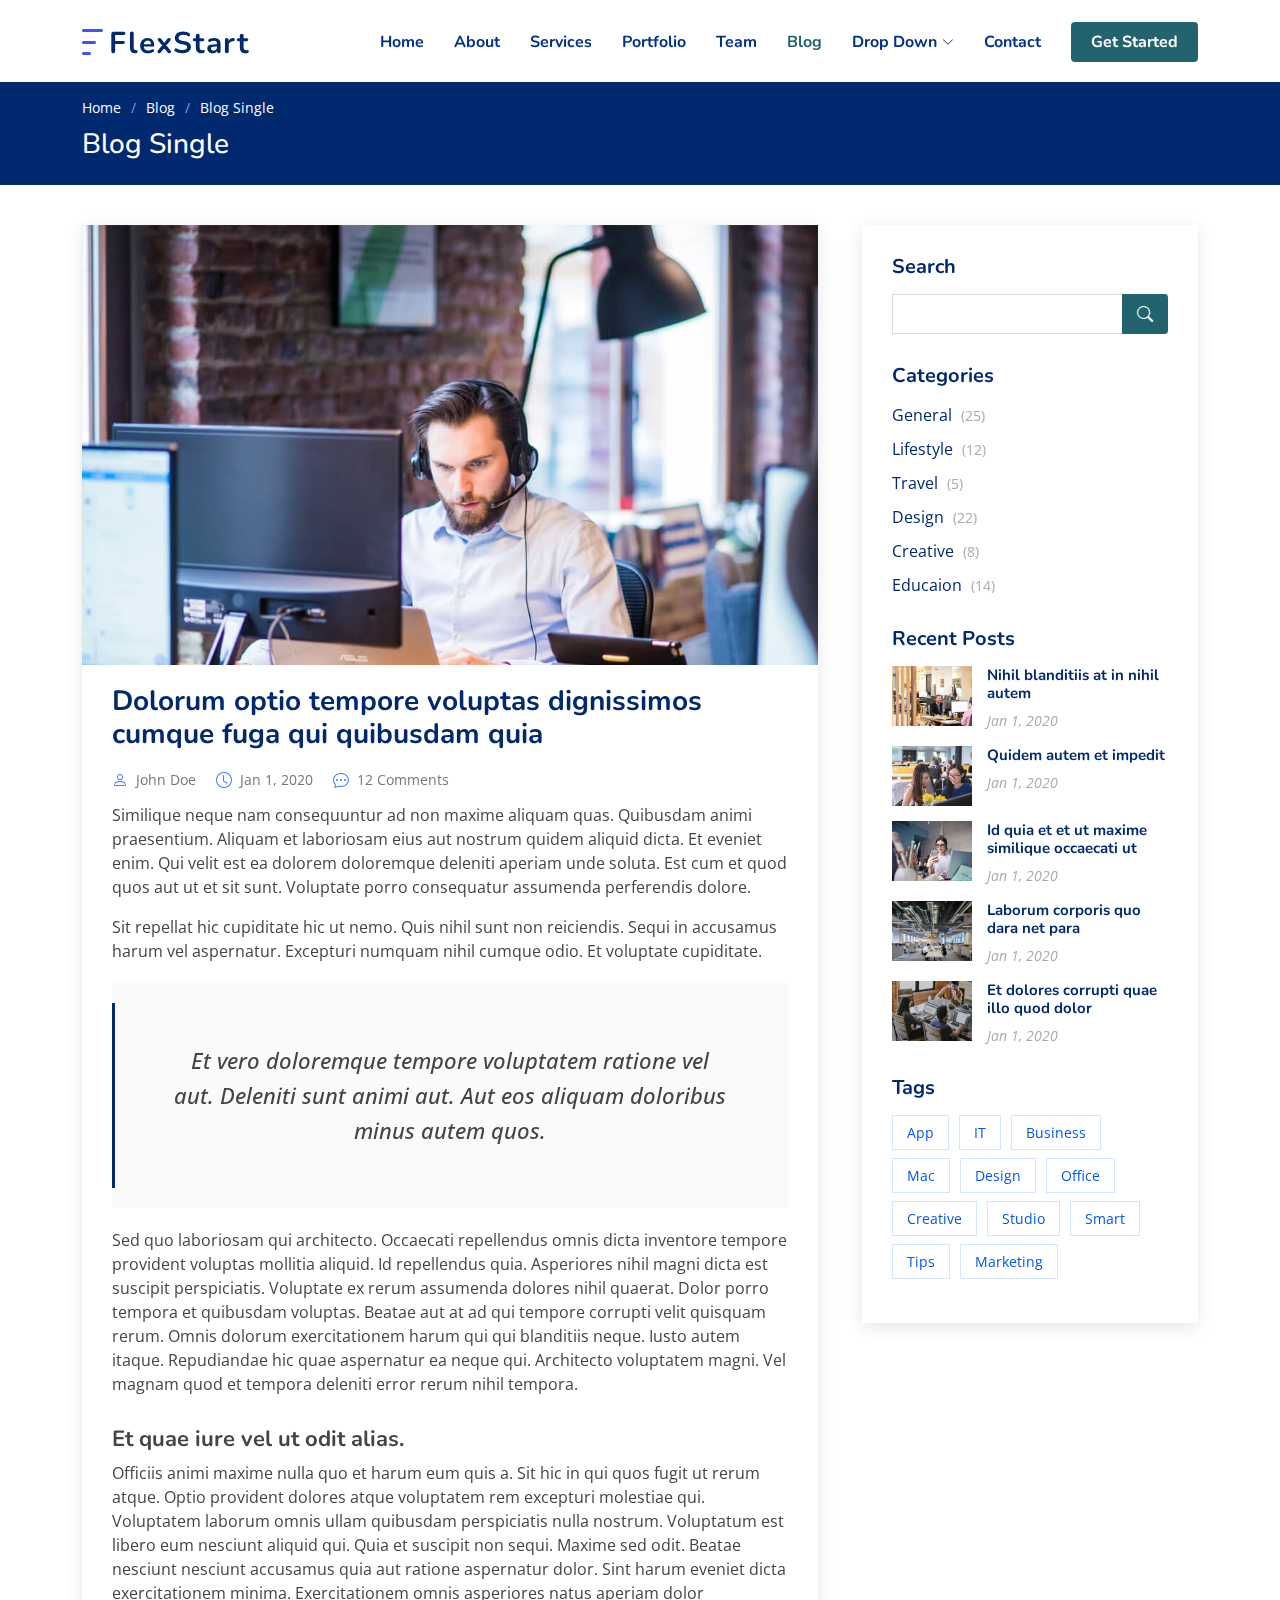
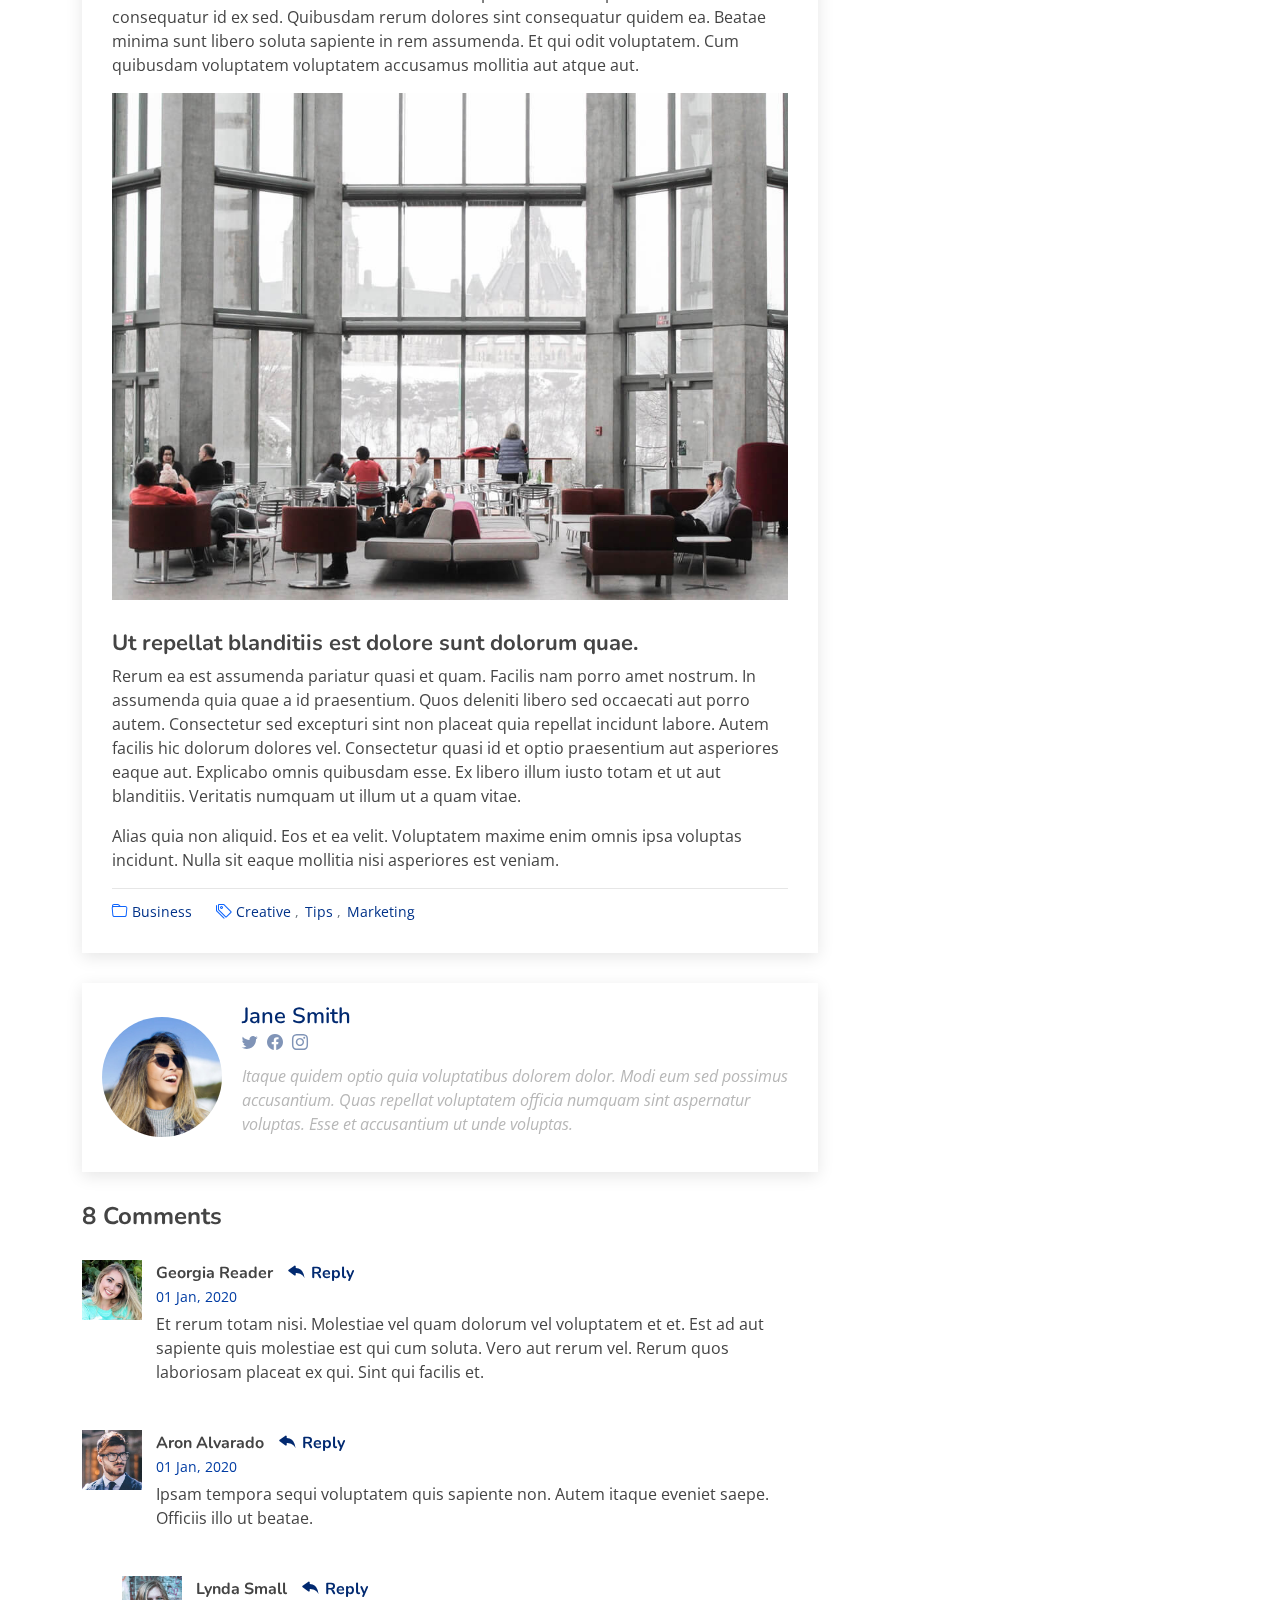
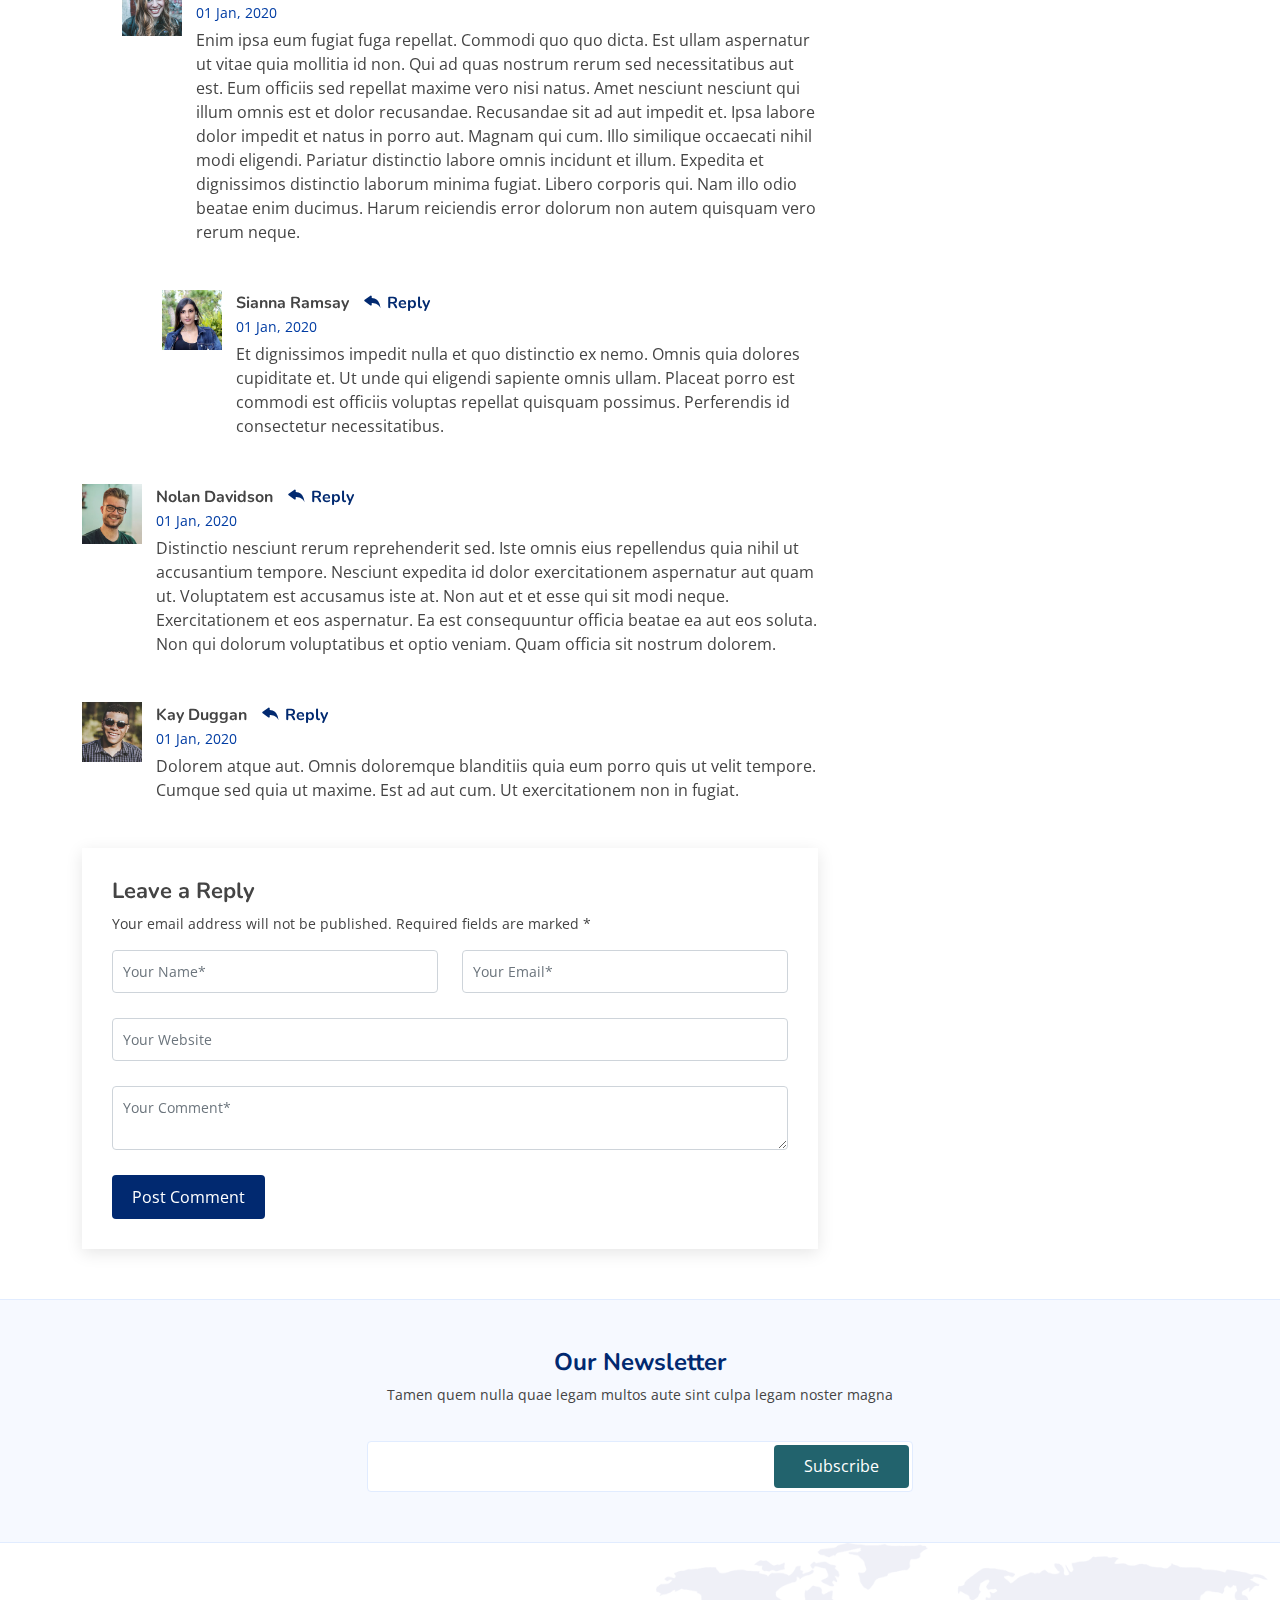
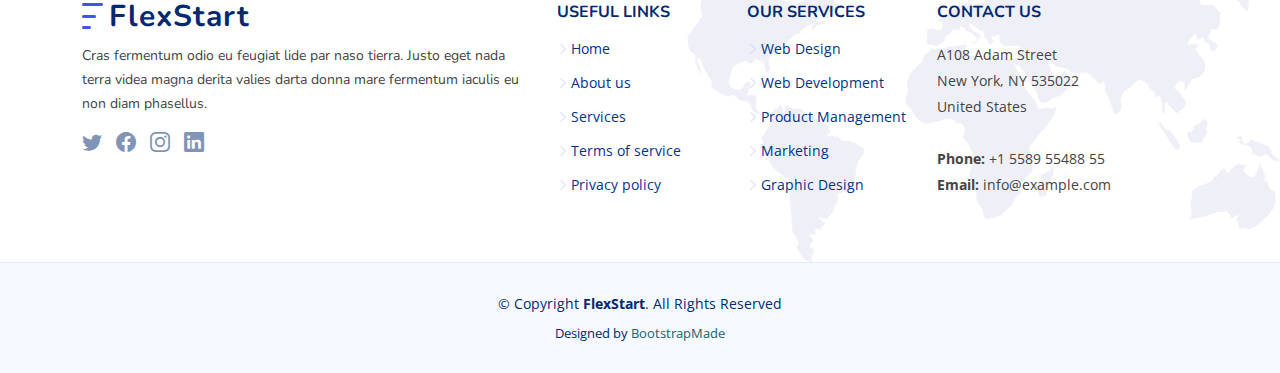
<file: blog-single.html>
<!DOCTYPE html>
<html lang="en">

<head>
  <meta charset="utf-8">
  <meta content="width=device-width, initial-scale=1.0" name="viewport">

  <title>Blog Single - FlexStart Bootstrap Template</title>
  <meta content="" name="description">
  <meta content="" name="keywords">

  <!-- Favicons -->
  <link href="assets/img/favicon.png" rel="icon">
  <link href="assets/img/apple-touch-icon.png" rel="apple-touch-icon">

  <!-- Google Fonts -->
  <link href="https://fonts.googleapis.com/css?family=Open+Sans:300,300i,400,400i,600,600i,700,700i|Nunito:300,300i,400,400i,600,600i,700,700i|Poppins:300,300i,400,400i,500,500i,600,600i,700,700i" rel="stylesheet">

  <!-- Vendor CSS Files -->
  <link href="assets/vendor/aos/aos.css" rel="stylesheet">
  <link href="assets/vendor/bootstrap/css/bootstrap.min.css" rel="stylesheet">
  <link href="assets/vendor/bootstrap-icons/bootstrap-icons.css" rel="stylesheet">
  <link href="assets/vendor/glightbox/css/glightbox.min.css" rel="stylesheet">
  <link href="assets/vendor/remixicon/remixicon.css" rel="stylesheet">
  <link href="assets/vendor/swiper/swiper-bundle.min.css" rel="stylesheet">

  <!-- Template Main CSS File -->
  <link href="assets/css/style.css" rel="stylesheet">

  <!-- =======================================================
  * Template Name: FlexStart
  * Updated: Mar 10 2023 with Bootstrap v5.2.3
  * Template URL: https://bootstrapmade.com/flexstart-bootstrap-startup-template/
  * Author: BootstrapMade.com
  * License: https://bootstrapmade.com/license/
  ======================================================== -->
</head>

<body>

  <!-- ======= Header ======= -->
  <header id="header" class="header fixed-top">
    <div class="container-fluid container-xl d-flex align-items-center justify-content-between">

      <a href="index.html" class="logo d-flex align-items-center">
        <img src="assets/img/logo.png" alt="">
        <span>FlexStart</span>
      </a>

      <nav id="navbar" class="navbar">
        <ul>
          <li><a class="nav-link scrollto " href="#hero">Home</a></li>
          <li><a class="nav-link scrollto" href="#about">About</a></li>
          <li><a class="nav-link scrollto" href="#services">Services</a></li>
          <li><a class="nav-link scrollto" href="#portfolio">Portfolio</a></li>
          <li><a class="nav-link scrollto" href="#team">Team</a></li>
          <li><a class="active" href="blog.html">Blog</a></li>
          <li class="dropdown"><a href="#"><span>Drop Down</span> <i class="bi bi-chevron-down"></i></a>
            <ul>
              <li><a href="#">Drop Down 1</a></li>
              <li class="dropdown"><a href="#"><span>Deep Drop Down</span> <i class="bi bi-chevron-right"></i></a>
                <ul>
                  <li><a href="#">Deep Drop Down 1</a></li>
                  <li><a href="#">Deep Drop Down 2</a></li>
                  <li><a href="#">Deep Drop Down 3</a></li>
                  <li><a href="#">Deep Drop Down 4</a></li>
                  <li><a href="#">Deep Drop Down 5</a></li>
                </ul>
              </li>
              <li><a href="#">Drop Down 2</a></li>
              <li><a href="#">Drop Down 3</a></li>
              <li><a href="#">Drop Down 4</a></li>
            </ul>
          </li>
          <li><a class="nav-link scrollto" href="#contact">Contact</a></li>
          <li><a class="getstarted scrollto" href="#about">Get Started</a></li>
        </ul>
        <i class="bi bi-list mobile-nav-toggle"></i>
      </nav><!-- .navbar -->

    </div>
  </header><!-- End Header -->

  <main id="main">

    <!-- ======= Breadcrumbs ======= -->
    <section class="breadcrumbs">
      <div class="container">

        <ol>
          <li><a href="index.html">Home</a></li>
          <li><a href="blog.html">Blog</a></li>
          <li>Blog Single</li>
        </ol>
        <h2>Blog Single</h2>

      </div>
    </section><!-- End Breadcrumbs -->

    <!-- ======= Blog Single Section ======= -->
    <section id="blog" class="blog">
      <div class="container" data-aos="fade-up">

        <div class="row">

          <div class="col-lg-8 entries">

            <article class="entry entry-single">

              <div class="entry-img">
                <img src="assets/img/blog/blog-1.jpg" alt="" class="img-fluid">
              </div>

              <h2 class="entry-title">
                <a href="blog-single.html">Dolorum optio tempore voluptas dignissimos cumque fuga qui quibusdam quia</a>
              </h2>

              <div class="entry-meta">
                <ul>
                  <li class="d-flex align-items-center"><i class="bi bi-person"></i> <a href="blog-single.html">John Doe</a></li>
                  <li class="d-flex align-items-center"><i class="bi bi-clock"></i> <a href="blog-single.html"><time datetime="2020-01-01">Jan 1, 2020</time></a></li>
                  <li class="d-flex align-items-center"><i class="bi bi-chat-dots"></i> <a href="blog-single.html">12 Comments</a></li>
                </ul>
              </div>

              <div class="entry-content">
                <p>
                  Similique neque nam consequuntur ad non maxime aliquam quas. Quibusdam animi praesentium. Aliquam et laboriosam eius aut nostrum quidem aliquid dicta.
                  Et eveniet enim. Qui velit est ea dolorem doloremque deleniti aperiam unde soluta. Est cum et quod quos aut ut et sit sunt. Voluptate porro consequatur assumenda perferendis dolore.
                </p>

                <p>
                  Sit repellat hic cupiditate hic ut nemo. Quis nihil sunt non reiciendis. Sequi in accusamus harum vel aspernatur. Excepturi numquam nihil cumque odio. Et voluptate cupiditate.
                </p>

                <blockquote>
                  <p>
                    Et vero doloremque tempore voluptatem ratione vel aut. Deleniti sunt animi aut. Aut eos aliquam doloribus minus autem quos.
                  </p>
                </blockquote>

                <p>
                  Sed quo laboriosam qui architecto. Occaecati repellendus omnis dicta inventore tempore provident voluptas mollitia aliquid. Id repellendus quia. Asperiores nihil magni dicta est suscipit perspiciatis. Voluptate ex rerum assumenda dolores nihil quaerat.
                  Dolor porro tempora et quibusdam voluptas. Beatae aut at ad qui tempore corrupti velit quisquam rerum. Omnis dolorum exercitationem harum qui qui blanditiis neque.
                  Iusto autem itaque. Repudiandae hic quae aspernatur ea neque qui. Architecto voluptatem magni. Vel magnam quod et tempora deleniti error rerum nihil tempora.
                </p>

                <h3>Et quae iure vel ut odit alias.</h3>
                <p>
                  Officiis animi maxime nulla quo et harum eum quis a. Sit hic in qui quos fugit ut rerum atque. Optio provident dolores atque voluptatem rem excepturi molestiae qui. Voluptatem laborum omnis ullam quibusdam perspiciatis nulla nostrum. Voluptatum est libero eum nesciunt aliquid qui.
                  Quia et suscipit non sequi. Maxime sed odit. Beatae nesciunt nesciunt accusamus quia aut ratione aspernatur dolor. Sint harum eveniet dicta exercitationem minima. Exercitationem omnis asperiores natus aperiam dolor consequatur id ex sed. Quibusdam rerum dolores sint consequatur quidem ea.
                  Beatae minima sunt libero soluta sapiente in rem assumenda. Et qui odit voluptatem. Cum quibusdam voluptatem voluptatem accusamus mollitia aut atque aut.
                </p>
                <img src="assets/img/blog/blog-inside-post.jpg" class="img-fluid" alt="">

                <h3>Ut repellat blanditiis est dolore sunt dolorum quae.</h3>
                <p>
                  Rerum ea est assumenda pariatur quasi et quam. Facilis nam porro amet nostrum. In assumenda quia quae a id praesentium. Quos deleniti libero sed occaecati aut porro autem. Consectetur sed excepturi sint non placeat quia repellat incidunt labore. Autem facilis hic dolorum dolores vel.
                  Consectetur quasi id et optio praesentium aut asperiores eaque aut. Explicabo omnis quibusdam esse. Ex libero illum iusto totam et ut aut blanditiis. Veritatis numquam ut illum ut a quam vitae.
                </p>
                <p>
                  Alias quia non aliquid. Eos et ea velit. Voluptatem maxime enim omnis ipsa voluptas incidunt. Nulla sit eaque mollitia nisi asperiores est veniam.
                </p>

              </div>

              <div class="entry-footer">
                <i class="bi bi-folder"></i>
                <ul class="cats">
                  <li><a href="#">Business</a></li>
                </ul>

                <i class="bi bi-tags"></i>
                <ul class="tags">
                  <li><a href="#">Creative</a></li>
                  <li><a href="#">Tips</a></li>
                  <li><a href="#">Marketing</a></li>
                </ul>
              </div>

            </article><!-- End blog entry -->

            <div class="blog-author d-flex align-items-center">
              <img src="assets/img/blog/blog-author.jpg" class="rounded-circle float-left" alt="">
              <div>
                <h4>Jane Smith</h4>
                <div class="social-links">
                  <a href="https://twitters.com/#"><i class="bi bi-twitter"></i></a>
                  <a href="https://facebook.com/#"><i class="bi bi-facebook"></i></a>
                  <a href="https://instagram.com/#"><i class="biu bi-instagram"></i></a>
                </div>
                <p>
                  Itaque quidem optio quia voluptatibus dolorem dolor. Modi eum sed possimus accusantium. Quas repellat voluptatem officia numquam sint aspernatur voluptas. Esse et accusantium ut unde voluptas.
                </p>
              </div>
            </div><!-- End blog author bio -->

            <div class="blog-comments">

              <h4 class="comments-count">8 Comments</h4>

              <div id="comment-1" class="comment">
                <div class="d-flex">
                  <div class="comment-img"><img src="assets/img/blog/comments-1.jpg" alt=""></div>
                  <div>
                    <h5><a href="">Georgia Reader</a> <a href="#" class="reply"><i class="bi bi-reply-fill"></i> Reply</a></h5>
                    <time datetime="2020-01-01">01 Jan, 2020</time>
                    <p>
                      Et rerum totam nisi. Molestiae vel quam dolorum vel voluptatem et et. Est ad aut sapiente quis molestiae est qui cum soluta.
                      Vero aut rerum vel. Rerum quos laboriosam placeat ex qui. Sint qui facilis et.
                    </p>
                  </div>
                </div>
              </div><!-- End comment #1 -->

              <div id="comment-2" class="comment">
                <div class="d-flex">
                  <div class="comment-img"><img src="assets/img/blog/comments-2.jpg" alt=""></div>
                  <div>
                    <h5><a href="">Aron Alvarado</a> <a href="#" class="reply"><i class="bi bi-reply-fill"></i> Reply</a></h5>
                    <time datetime="2020-01-01">01 Jan, 2020</time>
                    <p>
                      Ipsam tempora sequi voluptatem quis sapiente non. Autem itaque eveniet saepe. Officiis illo ut beatae.
                    </p>
                  </div>
                </div>

                <div id="comment-reply-1" class="comment comment-reply">
                  <div class="d-flex">
                    <div class="comment-img"><img src="assets/img/blog/comments-3.jpg" alt=""></div>
                    <div>
                      <h5><a href="">Lynda Small</a> <a href="#" class="reply"><i class="bi bi-reply-fill"></i> Reply</a></h5>
                      <time datetime="2020-01-01">01 Jan, 2020</time>
                      <p>
                        Enim ipsa eum fugiat fuga repellat. Commodi quo quo dicta. Est ullam aspernatur ut vitae quia mollitia id non. Qui ad quas nostrum rerum sed necessitatibus aut est. Eum officiis sed repellat maxime vero nisi natus. Amet nesciunt nesciunt qui illum omnis est et dolor recusandae.

                        Recusandae sit ad aut impedit et. Ipsa labore dolor impedit et natus in porro aut. Magnam qui cum. Illo similique occaecati nihil modi eligendi. Pariatur distinctio labore omnis incidunt et illum. Expedita et dignissimos distinctio laborum minima fugiat.

                        Libero corporis qui. Nam illo odio beatae enim ducimus. Harum reiciendis error dolorum non autem quisquam vero rerum neque.
                      </p>
                    </div>
                  </div>

                  <div id="comment-reply-2" class="comment comment-reply">
                    <div class="d-flex">
                      <div class="comment-img"><img src="assets/img/blog/comments-4.jpg" alt=""></div>
                      <div>
                        <h5><a href="">Sianna Ramsay</a> <a href="#" class="reply"><i class="bi bi-reply-fill"></i> Reply</a></h5>
                        <time datetime="2020-01-01">01 Jan, 2020</time>
                        <p>
                          Et dignissimos impedit nulla et quo distinctio ex nemo. Omnis quia dolores cupiditate et. Ut unde qui eligendi sapiente omnis ullam. Placeat porro est commodi est officiis voluptas repellat quisquam possimus. Perferendis id consectetur necessitatibus.
                        </p>
                      </div>
                    </div>

                  </div><!-- End comment reply #2-->

                </div><!-- End comment reply #1-->

              </div><!-- End comment #2-->

              <div id="comment-3" class="comment">
                <div class="d-flex">
                  <div class="comment-img"><img src="assets/img/blog/comments-5.jpg" alt=""></div>
                  <div>
                    <h5><a href="">Nolan Davidson</a> <a href="#" class="reply"><i class="bi bi-reply-fill"></i> Reply</a></h5>
                    <time datetime="2020-01-01">01 Jan, 2020</time>
                    <p>
                      Distinctio nesciunt rerum reprehenderit sed. Iste omnis eius repellendus quia nihil ut accusantium tempore. Nesciunt expedita id dolor exercitationem aspernatur aut quam ut. Voluptatem est accusamus iste at.
                      Non aut et et esse qui sit modi neque. Exercitationem et eos aspernatur. Ea est consequuntur officia beatae ea aut eos soluta. Non qui dolorum voluptatibus et optio veniam. Quam officia sit nostrum dolorem.
                    </p>
                  </div>
                </div>

              </div><!-- End comment #3 -->

              <div id="comment-4" class="comment">
                <div class="d-flex">
                  <div class="comment-img"><img src="assets/img/blog/comments-6.jpg" alt=""></div>
                  <div>
                    <h5><a href="">Kay Duggan</a> <a href="#" class="reply"><i class="bi bi-reply-fill"></i> Reply</a></h5>
                    <time datetime="2020-01-01">01 Jan, 2020</time>
                    <p>
                      Dolorem atque aut. Omnis doloremque blanditiis quia eum porro quis ut velit tempore. Cumque sed quia ut maxime. Est ad aut cum. Ut exercitationem non in fugiat.
                    </p>
                  </div>
                </div>

              </div><!-- End comment #4 -->

              <div class="reply-form">
                <h4>Leave a Reply</h4>
                <p>Your email address will not be published. Required fields are marked * </p>
                <form action="">
                  <div class="row">
                    <div class="col-md-6 form-group">
                      <input name="name" type="text" class="form-control" placeholder="Your Name*">
                    </div>
                    <div class="col-md-6 form-group">
                      <input name="email" type="text" class="form-control" placeholder="Your Email*">
                    </div>
                  </div>
                  <div class="row">
                    <div class="col form-group">
                      <input name="website" type="text" class="form-control" placeholder="Your Website">
                    </div>
                  </div>
                  <div class="row">
                    <div class="col form-group">
                      <textarea name="comment" class="form-control" placeholder="Your Comment*"></textarea>
                    </div>
                  </div>
                  <button type="submit" class="btn btn-primary">Post Comment</button>

                </form>

              </div>

            </div><!-- End blog comments -->

          </div><!-- End blog entries list -->

          <div class="col-lg-4">

            <div class="sidebar">

              <h3 class="sidebar-title">Search</h3>
              <div class="sidebar-item search-form">
                <form action="">
                  <input type="text">
                  <button type="submit"><i class="bi bi-search"></i></button>
                </form>
              </div><!-- End sidebar search formn-->

              <h3 class="sidebar-title">Categories</h3>
              <div class="sidebar-item categories">
                <ul>
                  <li><a href="#">General <span>(25)</span></a></li>
                  <li><a href="#">Lifestyle <span>(12)</span></a></li>
                  <li><a href="#">Travel <span>(5)</span></a></li>
                  <li><a href="#">Design <span>(22)</span></a></li>
                  <li><a href="#">Creative <span>(8)</span></a></li>
                  <li><a href="#">Educaion <span>(14)</span></a></li>
                </ul>
              </div><!-- End sidebar categories-->

              <h3 class="sidebar-title">Recent Posts</h3>
              <div class="sidebar-item recent-posts">
                <div class="post-item clearfix">
                  <img src="assets/img/blog/blog-recent-1.jpg" alt="">
                  <h4><a href="blog-single.html">Nihil blanditiis at in nihil autem</a></h4>
                  <time datetime="2020-01-01">Jan 1, 2020</time>
                </div>

                <div class="post-item clearfix">
                  <img src="assets/img/blog/blog-recent-2.jpg" alt="">
                  <h4><a href="blog-single.html">Quidem autem et impedit</a></h4>
                  <time datetime="2020-01-01">Jan 1, 2020</time>
                </div>

                <div class="post-item clearfix">
                  <img src="assets/img/blog/blog-recent-3.jpg" alt="">
                  <h4><a href="blog-single.html">Id quia et et ut maxime similique occaecati ut</a></h4>
                  <time datetime="2020-01-01">Jan 1, 2020</time>
                </div>

                <div class="post-item clearfix">
                  <img src="assets/img/blog/blog-recent-4.jpg" alt="">
                  <h4><a href="blog-single.html">Laborum corporis quo dara net para</a></h4>
                  <time datetime="2020-01-01">Jan 1, 2020</time>
                </div>

                <div class="post-item clearfix">
                  <img src="assets/img/blog/blog-recent-5.jpg" alt="">
                  <h4><a href="blog-single.html">Et dolores corrupti quae illo quod dolor</a></h4>
                  <time datetime="2020-01-01">Jan 1, 2020</time>
                </div>

              </div><!-- End sidebar recent posts-->

              <h3 class="sidebar-title">Tags</h3>
              <div class="sidebar-item tags">
                <ul>
                  <li><a href="#">App</a></li>
                  <li><a href="#">IT</a></li>
                  <li><a href="#">Business</a></li>
                  <li><a href="#">Mac</a></li>
                  <li><a href="#">Design</a></li>
                  <li><a href="#">Office</a></li>
                  <li><a href="#">Creative</a></li>
                  <li><a href="#">Studio</a></li>
                  <li><a href="#">Smart</a></li>
                  <li><a href="#">Tips</a></li>
                  <li><a href="#">Marketing</a></li>
                </ul>
              </div><!-- End sidebar tags-->

            </div><!-- End sidebar -->

          </div><!-- End blog sidebar -->

        </div>

      </div>
    </section><!-- End Blog Single Section -->

  </main><!-- End #main -->

  <!-- ======= Footer ======= -->
  <footer id="footer" class="footer">

    <div class="footer-newsletter">
      <div class="container">
        <div class="row justify-content-center">
          <div class="col-lg-12 text-center">
            <h4>Our Newsletter</h4>
            <p>Tamen quem nulla quae legam multos aute sint culpa legam noster magna</p>
          </div>
          <div class="col-lg-6">
            <form action="" method="post">
              <input type="email" name="email"><input type="submit" value="Subscribe">
            </form>
          </div>
        </div>
      </div>
    </div>

    <div class="footer-top">
      <div class="container">
        <div class="row gy-4">
          <div class="col-lg-5 col-md-12 footer-info">
            <a href="index.html" class="logo d-flex align-items-center">
              <img src="assets/img/logo.png" alt="">
              <span>FlexStart</span>
            </a>
            <p>Cras fermentum odio eu feugiat lide par naso tierra. Justo eget nada terra videa magna derita valies darta donna mare fermentum iaculis eu non diam phasellus.</p>
            <div class="social-links mt-3">
              <a href="#" class="twitter"><i class="bi bi-twitter"></i></a>
              <a href="#" class="facebook"><i class="bi bi-facebook"></i></a>
              <a href="#" class="instagram"><i class="bi bi-instagram"></i></a>
              <a href="#" class="linkedin"><i class="bi bi-linkedin"></i></a>
            </div>
          </div>

          <div class="col-lg-2 col-6 footer-links">
            <h4>Useful Links</h4>
            <ul>
              <li><i class="bi bi-chevron-right"></i> <a href="#">Home</a></li>
              <li><i class="bi bi-chevron-right"></i> <a href="#">About us</a></li>
              <li><i class="bi bi-chevron-right"></i> <a href="#">Services</a></li>
              <li><i class="bi bi-chevron-right"></i> <a href="#">Terms of service</a></li>
              <li><i class="bi bi-chevron-right"></i> <a href="#">Privacy policy</a></li>
            </ul>
          </div>

          <div class="col-lg-2 col-6 footer-links">
            <h4>Our Services</h4>
            <ul>
              <li><i class="bi bi-chevron-right"></i> <a href="#">Web Design</a></li>
              <li><i class="bi bi-chevron-right"></i> <a href="#">Web Development</a></li>
              <li><i class="bi bi-chevron-right"></i> <a href="#">Product Management</a></li>
              <li><i class="bi bi-chevron-right"></i> <a href="#">Marketing</a></li>
              <li><i class="bi bi-chevron-right"></i> <a href="#">Graphic Design</a></li>
            </ul>
          </div>

          <div class="col-lg-3 col-md-12 footer-contact text-center text-md-start">
            <h4>Contact Us</h4>
            <p>
              A108 Adam Street <br>
              New York, NY 535022<br>
              United States <br><br>
              <strong>Phone:</strong> +1 5589 55488 55<br>
              <strong>Email:</strong> info@example.com<br>
            </p>

          </div>

        </div>
      </div>
    </div>

    <div class="container">
      <div class="copyright">
        &copy; Copyright <strong><span>FlexStart</span></strong>. All Rights Reserved
      </div>
      <div class="credits">
        <!-- All the links in the footer should remain intact. -->
        <!-- You can delete the links only if you purchased the pro version. -->
        <!-- Licensing information: https://bootstrapmade.com/license/ -->
        <!-- Purchase the pro version with working PHP/AJAX contact form: https://bootstrapmade.com/flexstart-bootstrap-startup-template/ -->
        Designed by <a href="https://bootstrapmade.com/">BootstrapMade</a>
      </div>
    </div>
  </footer><!-- End Footer -->

  <a href="#" class="back-to-top d-flex align-items-center justify-content-center"><i class="bi bi-arrow-up-short"></i></a>

  <!-- Vendor JS Files -->
  <script src="assets/vendor/purecounter/purecounter_vanilla.js"></script>
  <script src="assets/vendor/aos/aos.js"></script>
  <script src="assets/vendor/bootstrap/js/bootstrap.bundle.min.js"></script>
  <script src="assets/vendor/glightbox/js/glightbox.min.js"></script>
  <script src="assets/vendor/isotope-layout/isotope.pkgd.min.js"></script>
  <script src="assets/vendor/swiper/swiper-bundle.min.js"></script>
  <script src="assets/vendor/php-email-form/validate.js"></script>

  <!-- Template Main JS File -->
  <script src="assets/js/main.js"></script>

</body>

</html>
</file>
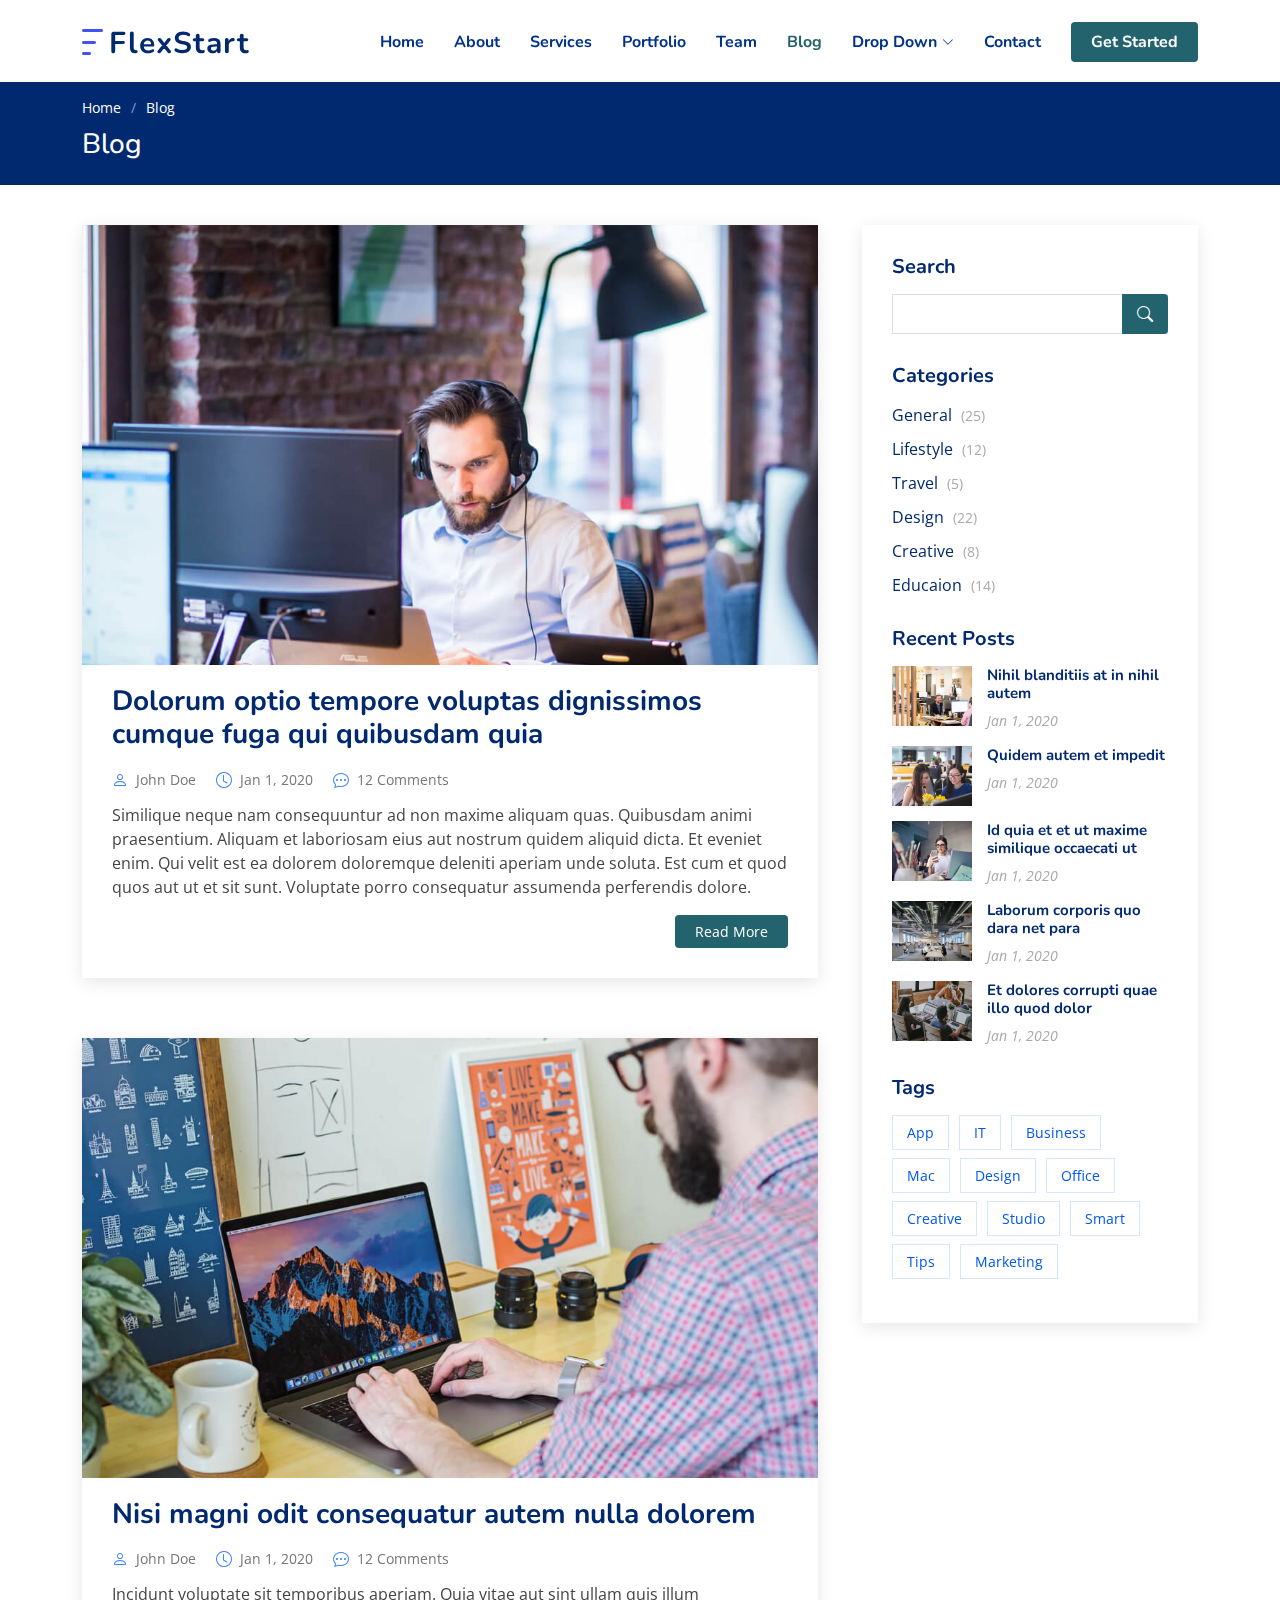
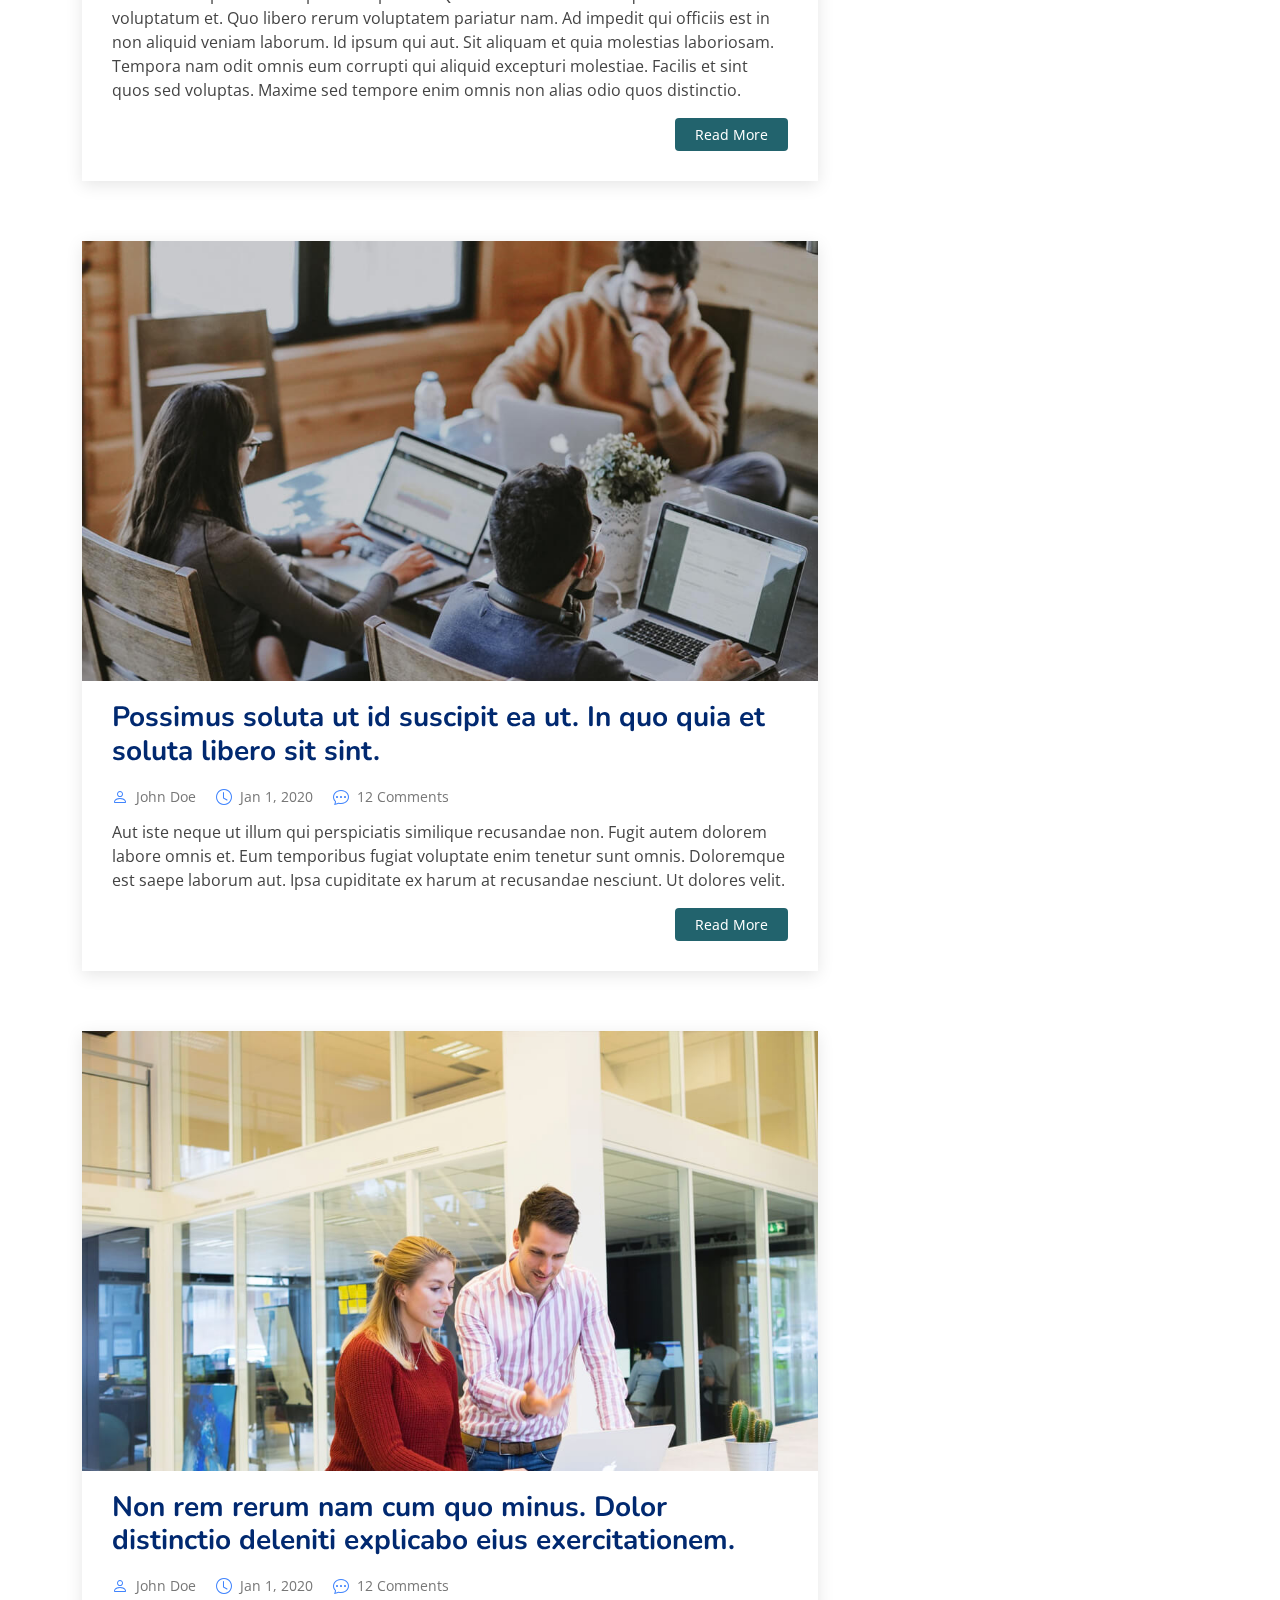
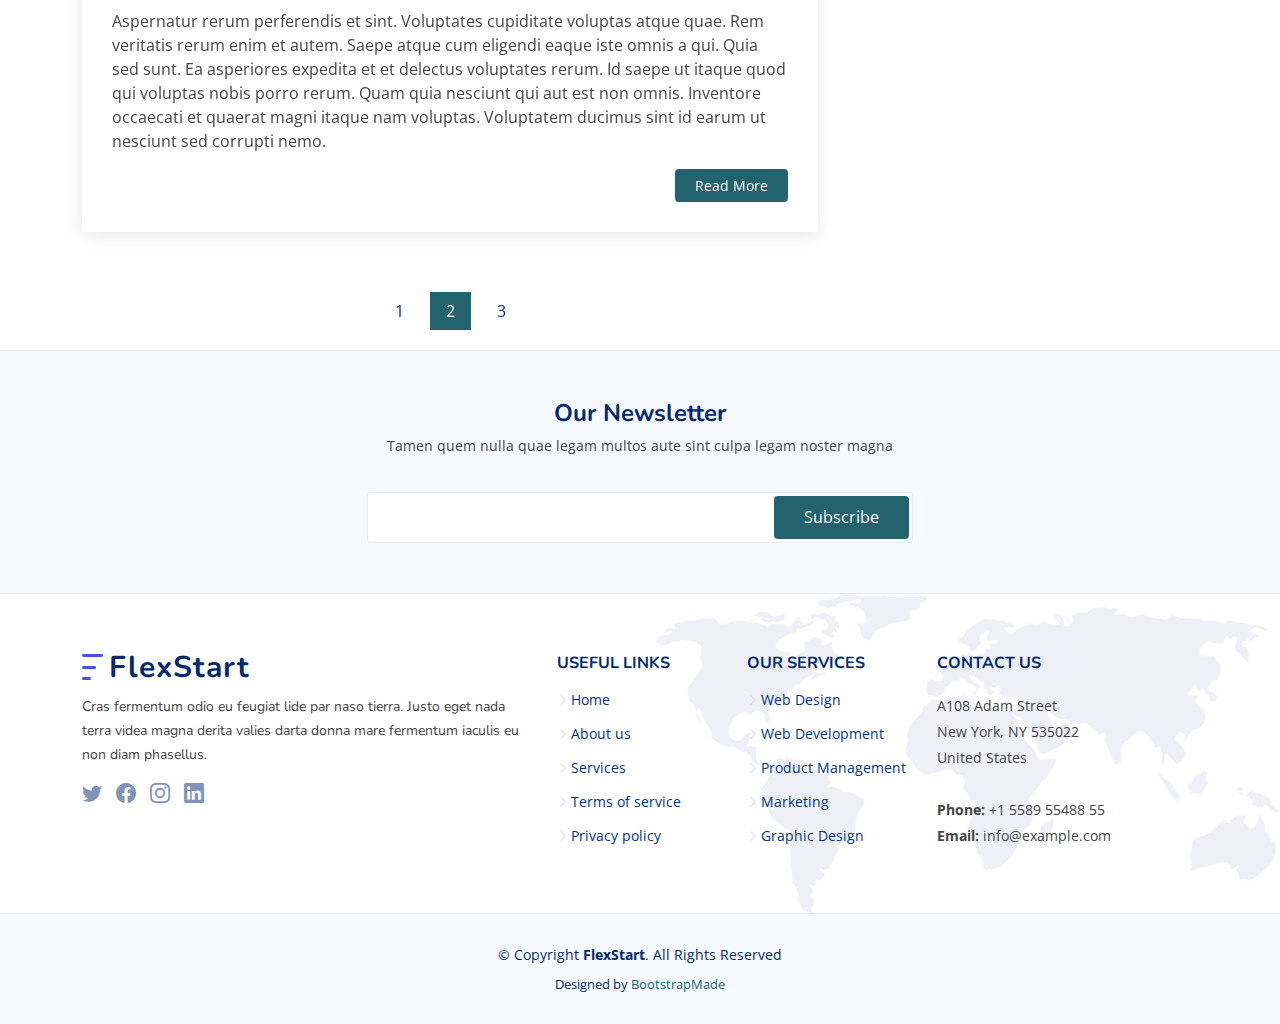
<file: blog.html>
<!DOCTYPE html>
<html lang="en">

<head>
  <meta charset="utf-8">
  <meta content="width=device-width, initial-scale=1.0" name="viewport">

  <title>Blog - FlexStart Bootstrap Template</title>
  <meta content="" name="description">
  <meta content="" name="keywords">

  <!-- Favicons -->
  <link href="assets/img/favicon.png" rel="icon">
  <link href="assets/img/apple-touch-icon.png" rel="apple-touch-icon">

  <!-- Google Fonts -->
  <link href="https://fonts.googleapis.com/css?family=Open+Sans:300,300i,400,400i,600,600i,700,700i|Nunito:300,300i,400,400i,600,600i,700,700i|Poppins:300,300i,400,400i,500,500i,600,600i,700,700i" rel="stylesheet">

  <!-- Vendor CSS Files -->
  <link href="assets/vendor/aos/aos.css" rel="stylesheet">
  <link href="assets/vendor/bootstrap/css/bootstrap.min.css" rel="stylesheet">
  <link href="assets/vendor/bootstrap-icons/bootstrap-icons.css" rel="stylesheet">
  <link href="assets/vendor/glightbox/css/glightbox.min.css" rel="stylesheet">
  <link href="assets/vendor/remixicon/remixicon.css" rel="stylesheet">
  <link href="assets/vendor/swiper/swiper-bundle.min.css" rel="stylesheet">

  <!-- Template Main CSS File -->
  <link href="assets/css/style.css" rel="stylesheet">

  <!-- =======================================================
  * Template Name: FlexStart
  * Updated: Mar 10 2023 with Bootstrap v5.2.3
  * Template URL: https://bootstrapmade.com/flexstart-bootstrap-startup-template/
  * Author: BootstrapMade.com
  * License: https://bootstrapmade.com/license/
  ======================================================== -->
</head>

<body>

  <!-- ======= Header ======= -->
  <header id="header" class="header fixed-top">
    <div class="container-fluid container-xl d-flex align-items-center justify-content-between">

      <a href="index.html" class="logo d-flex align-items-center">
        <img src="assets/img/logo.png" alt="">
        <span>FlexStart</span>
      </a>

      <nav id="navbar" class="navbar">
        <ul>
          <li><a class="nav-link scrollto " href="#hero">Home</a></li>
          <li><a class="nav-link scrollto" href="#about">About</a></li>
          <li><a class="nav-link scrollto" href="#services">Services</a></li>
          <li><a class="nav-link scrollto" href="#portfolio">Portfolio</a></li>
          <li><a class="nav-link scrollto" href="#team">Team</a></li>
          <li><a class="active" href="blog.html">Blog</a></li>
          <li class="dropdown"><a href="#"><span>Drop Down</span> <i class="bi bi-chevron-down"></i></a>
            <ul>
              <li><a href="#">Drop Down 1</a></li>
              <li class="dropdown"><a href="#"><span>Deep Drop Down</span> <i class="bi bi-chevron-right"></i></a>
                <ul>
                  <li><a href="#">Deep Drop Down 1</a></li>
                  <li><a href="#">Deep Drop Down 2</a></li>
                  <li><a href="#">Deep Drop Down 3</a></li>
                  <li><a href="#">Deep Drop Down 4</a></li>
                  <li><a href="#">Deep Drop Down 5</a></li>
                </ul>
              </li>
              <li><a href="#">Drop Down 2</a></li>
              <li><a href="#">Drop Down 3</a></li>
              <li><a href="#">Drop Down 4</a></li>
            </ul>
          </li>
          <li><a class="nav-link scrollto" href="#contact">Contact</a></li>
          <li><a class="getstarted scrollto" href="#about">Get Started</a></li>
        </ul>
        <i class="bi bi-list mobile-nav-toggle"></i>
      </nav><!-- .navbar -->

    </div>
  </header><!-- End Header -->

  <main id="main">

    <!-- ======= Breadcrumbs ======= -->
    <section class="breadcrumbs">
      <div class="container">

        <ol>
          <li><a href="index.html">Home</a></li>
          <li>Blog</li>
        </ol>
        <h2>Blog</h2>

      </div>
    </section><!-- End Breadcrumbs -->

    <!-- ======= Blog Section ======= -->
    <section id="blog" class="blog">
      <div class="container" data-aos="fade-up">

        <div class="row">

          <div class="col-lg-8 entries">

            <article class="entry">

              <div class="entry-img">
                <img src="assets/img/blog/blog-1.jpg" alt="" class="img-fluid">
              </div>

              <h2 class="entry-title">
                <a href="blog-single.html">Dolorum optio tempore voluptas dignissimos cumque fuga qui quibusdam quia</a>
              </h2>

              <div class="entry-meta">
                <ul>
                  <li class="d-flex align-items-center"><i class="bi bi-person"></i> <a href="blog-single.html">John Doe</a></li>
                  <li class="d-flex align-items-center"><i class="bi bi-clock"></i> <a href="blog-single.html"><time datetime="2020-01-01">Jan 1, 2020</time></a></li>
                  <li class="d-flex align-items-center"><i class="bi bi-chat-dots"></i> <a href="blog-single.html">12 Comments</a></li>
                </ul>
              </div>

              <div class="entry-content">
                <p>
                  Similique neque nam consequuntur ad non maxime aliquam quas. Quibusdam animi praesentium. Aliquam et laboriosam eius aut nostrum quidem aliquid dicta.
                  Et eveniet enim. Qui velit est ea dolorem doloremque deleniti aperiam unde soluta. Est cum et quod quos aut ut et sit sunt. Voluptate porro consequatur assumenda perferendis dolore.
                </p>
                <div class="read-more">
                  <a href="blog-single.html">Read More</a>
                </div>
              </div>

            </article><!-- End blog entry -->

            <article class="entry">

              <div class="entry-img">
                <img src="assets/img/blog/blog-2.jpg" alt="" class="img-fluid">
              </div>

              <h2 class="entry-title">
                <a href="blog-single.html">Nisi magni odit consequatur autem nulla dolorem</a>
              </h2>

              <div class="entry-meta">
                <ul>
                  <li class="d-flex align-items-center"><i class="bi bi-person"></i> <a href="blog-single.html">John Doe</a></li>
                  <li class="d-flex align-items-center"><i class="bi bi-clock"></i> <a href="blog-single.html"><time datetime="2020-01-01">Jan 1, 2020</time></a></li>
                  <li class="d-flex align-items-center"><i class="bi bi-chat-dots"></i> <a href="blog-single.html">12 Comments</a></li>
                </ul>
              </div>

              <div class="entry-content">
                <p>
                  Incidunt voluptate sit temporibus aperiam. Quia vitae aut sint ullam quis illum voluptatum et. Quo libero rerum voluptatem pariatur nam.
                  Ad impedit qui officiis est in non aliquid veniam laborum. Id ipsum qui aut. Sit aliquam et quia molestias laboriosam. Tempora nam odit omnis eum corrupti qui aliquid excepturi molestiae. Facilis et sint quos sed voluptas. Maxime sed tempore enim omnis non alias odio quos distinctio.
                </p>
                <div class="read-more">
                  <a href="blog-single.html">Read More</a>
                </div>
              </div>

            </article><!-- End blog entry -->

            <article class="entry">

              <div class="entry-img">
                <img src="assets/img/blog/blog-3.jpg" alt="" class="img-fluid">
              </div>

              <h2 class="entry-title">
                <a href="blog-single.html">Possimus soluta ut id suscipit ea ut. In quo quia et soluta libero sit sint.</a>
              </h2>

              <div class="entry-meta">
                <ul>
                  <li class="d-flex align-items-center"><i class="bi bi-person"></i> <a href="blog-single.html">John Doe</a></li>
                  <li class="d-flex align-items-center"><i class="bi bi-clock"></i> <a href="blog-single.html"><time datetime="2020-01-01">Jan 1, 2020</time></a></li>
                  <li class="d-flex align-items-center"><i class="bi bi-chat-dots"></i> <a href="blog-single.html">12 Comments</a></li>
                </ul>
              </div>

              <div class="entry-content">
                <p>
                  Aut iste neque ut illum qui perspiciatis similique recusandae non. Fugit autem dolorem labore omnis et. Eum temporibus fugiat voluptate enim tenetur sunt omnis.
                  Doloremque est saepe laborum aut. Ipsa cupiditate ex harum at recusandae nesciunt. Ut dolores velit.
                </p>
                <div class="read-more">
                  <a href="blog-single.html">Read More</a>
                </div>
              </div>

            </article><!-- End blog entry -->

            <article class="entry">

              <div class="entry-img">
                <img src="assets/img/blog/blog-4.jpg" alt="" class="img-fluid">
              </div>

              <h2 class="entry-title">
                <a href="blog-single.html">Non rem rerum nam cum quo minus. Dolor distinctio deleniti explicabo eius exercitationem.</a>
              </h2>

              <div class="entry-meta">
                <ul>
                  <li class="d-flex align-items-center"><i class="bi bi-person"></i> <a href="blog-single.html">John Doe</a></li>
                  <li class="d-flex align-items-center"><i class="bi bi-clock"></i> <a href="blog-single.html"><time datetime="2020-01-01">Jan 1, 2020</time></a></li>
                  <li class="d-flex align-items-center"><i class="bi bi-chat-dots"></i> <a href="blog-single.html">12 Comments</a></li>
                </ul>
              </div>

              <div class="entry-content">
                <p>
                  Aspernatur rerum perferendis et sint. Voluptates cupiditate voluptas atque quae. Rem veritatis rerum enim et autem. Saepe atque cum eligendi eaque iste omnis a qui.
                  Quia sed sunt. Ea asperiores expedita et et delectus voluptates rerum. Id saepe ut itaque quod qui voluptas nobis porro rerum. Quam quia nesciunt qui aut est non omnis. Inventore occaecati et quaerat magni itaque nam voluptas. Voluptatem ducimus sint id earum ut nesciunt sed corrupti nemo.
                </p>
                <div class="read-more">
                  <a href="blog-single.html">Read More</a>
                </div>
              </div>

            </article><!-- End blog entry -->

            <div class="blog-pagination">
              <ul class="justify-content-center">
                <li><a href="#">1</a></li>
                <li class="active"><a href="#">2</a></li>
                <li><a href="#">3</a></li>
              </ul>
            </div>

          </div><!-- End blog entries list -->

          <div class="col-lg-4">

            <div class="sidebar">

              <h3 class="sidebar-title">Search</h3>
              <div class="sidebar-item search-form">
                <form action="">
                  <input type="text">
                  <button type="submit"><i class="bi bi-search"></i></button>
                </form>
              </div><!-- End sidebar search formn-->

              <h3 class="sidebar-title">Categories</h3>
              <div class="sidebar-item categories">
                <ul>
                  <li><a href="#">General <span>(25)</span></a></li>
                  <li><a href="#">Lifestyle <span>(12)</span></a></li>
                  <li><a href="#">Travel <span>(5)</span></a></li>
                  <li><a href="#">Design <span>(22)</span></a></li>
                  <li><a href="#">Creative <span>(8)</span></a></li>
                  <li><a href="#">Educaion <span>(14)</span></a></li>
                </ul>
              </div><!-- End sidebar categories-->

              <h3 class="sidebar-title">Recent Posts</h3>
              <div class="sidebar-item recent-posts">
                <div class="post-item clearfix">
                  <img src="assets/img/blog/blog-recent-1.jpg" alt="">
                  <h4><a href="blog-single.html">Nihil blanditiis at in nihil autem</a></h4>
                  <time datetime="2020-01-01">Jan 1, 2020</time>
                </div>

                <div class="post-item clearfix">
                  <img src="assets/img/blog/blog-recent-2.jpg" alt="">
                  <h4><a href="blog-single.html">Quidem autem et impedit</a></h4>
                  <time datetime="2020-01-01">Jan 1, 2020</time>
                </div>

                <div class="post-item clearfix">
                  <img src="assets/img/blog/blog-recent-3.jpg" alt="">
                  <h4><a href="blog-single.html">Id quia et et ut maxime similique occaecati ut</a></h4>
                  <time datetime="2020-01-01">Jan 1, 2020</time>
                </div>

                <div class="post-item clearfix">
                  <img src="assets/img/blog/blog-recent-4.jpg" alt="">
                  <h4><a href="blog-single.html">Laborum corporis quo dara net para</a></h4>
                  <time datetime="2020-01-01">Jan 1, 2020</time>
                </div>

                <div class="post-item clearfix">
                  <img src="assets/img/blog/blog-recent-5.jpg" alt="">
                  <h4><a href="blog-single.html">Et dolores corrupti quae illo quod dolor</a></h4>
                  <time datetime="2020-01-01">Jan 1, 2020</time>
                </div>

              </div><!-- End sidebar recent posts-->

              <h3 class="sidebar-title">Tags</h3>
              <div class="sidebar-item tags">
                <ul>
                  <li><a href="#">App</a></li>
                  <li><a href="#">IT</a></li>
                  <li><a href="#">Business</a></li>
                  <li><a href="#">Mac</a></li>
                  <li><a href="#">Design</a></li>
                  <li><a href="#">Office</a></li>
                  <li><a href="#">Creative</a></li>
                  <li><a href="#">Studio</a></li>
                  <li><a href="#">Smart</a></li>
                  <li><a href="#">Tips</a></li>
                  <li><a href="#">Marketing</a></li>
                </ul>
              </div><!-- End sidebar tags-->

            </div><!-- End sidebar -->

          </div><!-- End blog sidebar -->

        </div>

      </div>
    </section><!-- End Blog Section -->

  </main><!-- End #main -->

  <!-- ======= Footer ======= -->
  <footer id="footer" class="footer">

    <div class="footer-newsletter">
      <div class="container">
        <div class="row justify-content-center">
          <div class="col-lg-12 text-center">
            <h4>Our Newsletter</h4>
            <p>Tamen quem nulla quae legam multos aute sint culpa legam noster magna</p>
          </div>
          <div class="col-lg-6">
            <form action="" method="post">
              <input type="email" name="email"><input type="submit" value="Subscribe">
            </form>
          </div>
        </div>
      </div>
    </div>

    <div class="footer-top">
      <div class="container">
        <div class="row gy-4">
          <div class="col-lg-5 col-md-12 footer-info">
            <a href="index.html" class="logo d-flex align-items-center">
              <img src="assets/img/logo.png" alt="">
              <span>FlexStart</span>
            </a>
            <p>Cras fermentum odio eu feugiat lide par naso tierra. Justo eget nada terra videa magna derita valies darta donna mare fermentum iaculis eu non diam phasellus.</p>
            <div class="social-links mt-3">
              <a href="#" class="twitter"><i class="bi bi-twitter"></i></a>
              <a href="#" class="facebook"><i class="bi bi-facebook"></i></a>
              <a href="#" class="instagram"><i class="bi bi-instagram"></i></a>
              <a href="#" class="linkedin"><i class="bi bi-linkedin"></i></a>
            </div>
          </div>

          <div class="col-lg-2 col-6 footer-links">
            <h4>Useful Links</h4>
            <ul>
              <li><i class="bi bi-chevron-right"></i> <a href="#">Home</a></li>
              <li><i class="bi bi-chevron-right"></i> <a href="#">About us</a></li>
              <li><i class="bi bi-chevron-right"></i> <a href="#">Services</a></li>
              <li><i class="bi bi-chevron-right"></i> <a href="#">Terms of service</a></li>
              <li><i class="bi bi-chevron-right"></i> <a href="#">Privacy policy</a></li>
            </ul>
          </div>

          <div class="col-lg-2 col-6 footer-links">
            <h4>Our Services</h4>
            <ul>
              <li><i class="bi bi-chevron-right"></i> <a href="#">Web Design</a></li>
              <li><i class="bi bi-chevron-right"></i> <a href="#">Web Development</a></li>
              <li><i class="bi bi-chevron-right"></i> <a href="#">Product Management</a></li>
              <li><i class="bi bi-chevron-right"></i> <a href="#">Marketing</a></li>
              <li><i class="bi bi-chevron-right"></i> <a href="#">Graphic Design</a></li>
            </ul>
          </div>

          <div class="col-lg-3 col-md-12 footer-contact text-center text-md-start">
            <h4>Contact Us</h4>
            <p>
              A108 Adam Street <br>
              New York, NY 535022<br>
              United States <br><br>
              <strong>Phone:</strong> +1 5589 55488 55<br>
              <strong>Email:</strong> info@example.com<br>
            </p>

          </div>

        </div>
      </div>
    </div>

    <div class="container">
      <div class="copyright">
        &copy; Copyright <strong><span>FlexStart</span></strong>. All Rights Reserved
      </div>
      <div class="credits">
        <!-- All the links in the footer should remain intact. -->
        <!-- You can delete the links only if you purchased the pro version. -->
        <!-- Licensing information: https://bootstrapmade.com/license/ -->
        <!-- Purchase the pro version with working PHP/AJAX contact form: https://bootstrapmade.com/flexstart-bootstrap-startup-template/ -->
        Designed by <a href="https://bootstrapmade.com/">BootstrapMade</a>
      </div>
    </div>
  </footer><!-- End Footer -->

  <a href="#" class="back-to-top d-flex align-items-center justify-content-center"><i class="bi bi-arrow-up-short"></i></a>

  <!-- Vendor JS Files -->
  <script src="assets/vendor/purecounter/purecounter_vanilla.js"></script>
  <script src="assets/vendor/aos/aos.js"></script>
  <script src="assets/vendor/bootstrap/js/bootstrap.bundle.min.js"></script>
  <script src="assets/vendor/glightbox/js/glightbox.min.js"></script>
  <script src="assets/vendor/isotope-layout/isotope.pkgd.min.js"></script>
  <script src="assets/vendor/swiper/swiper-bundle.min.js"></script>
  <script src="assets/vendor/php-email-form/validate.js"></script>

  <!-- Template Main JS File -->
  <script src="assets/js/main.js"></script>

</body>

</html>
</file>
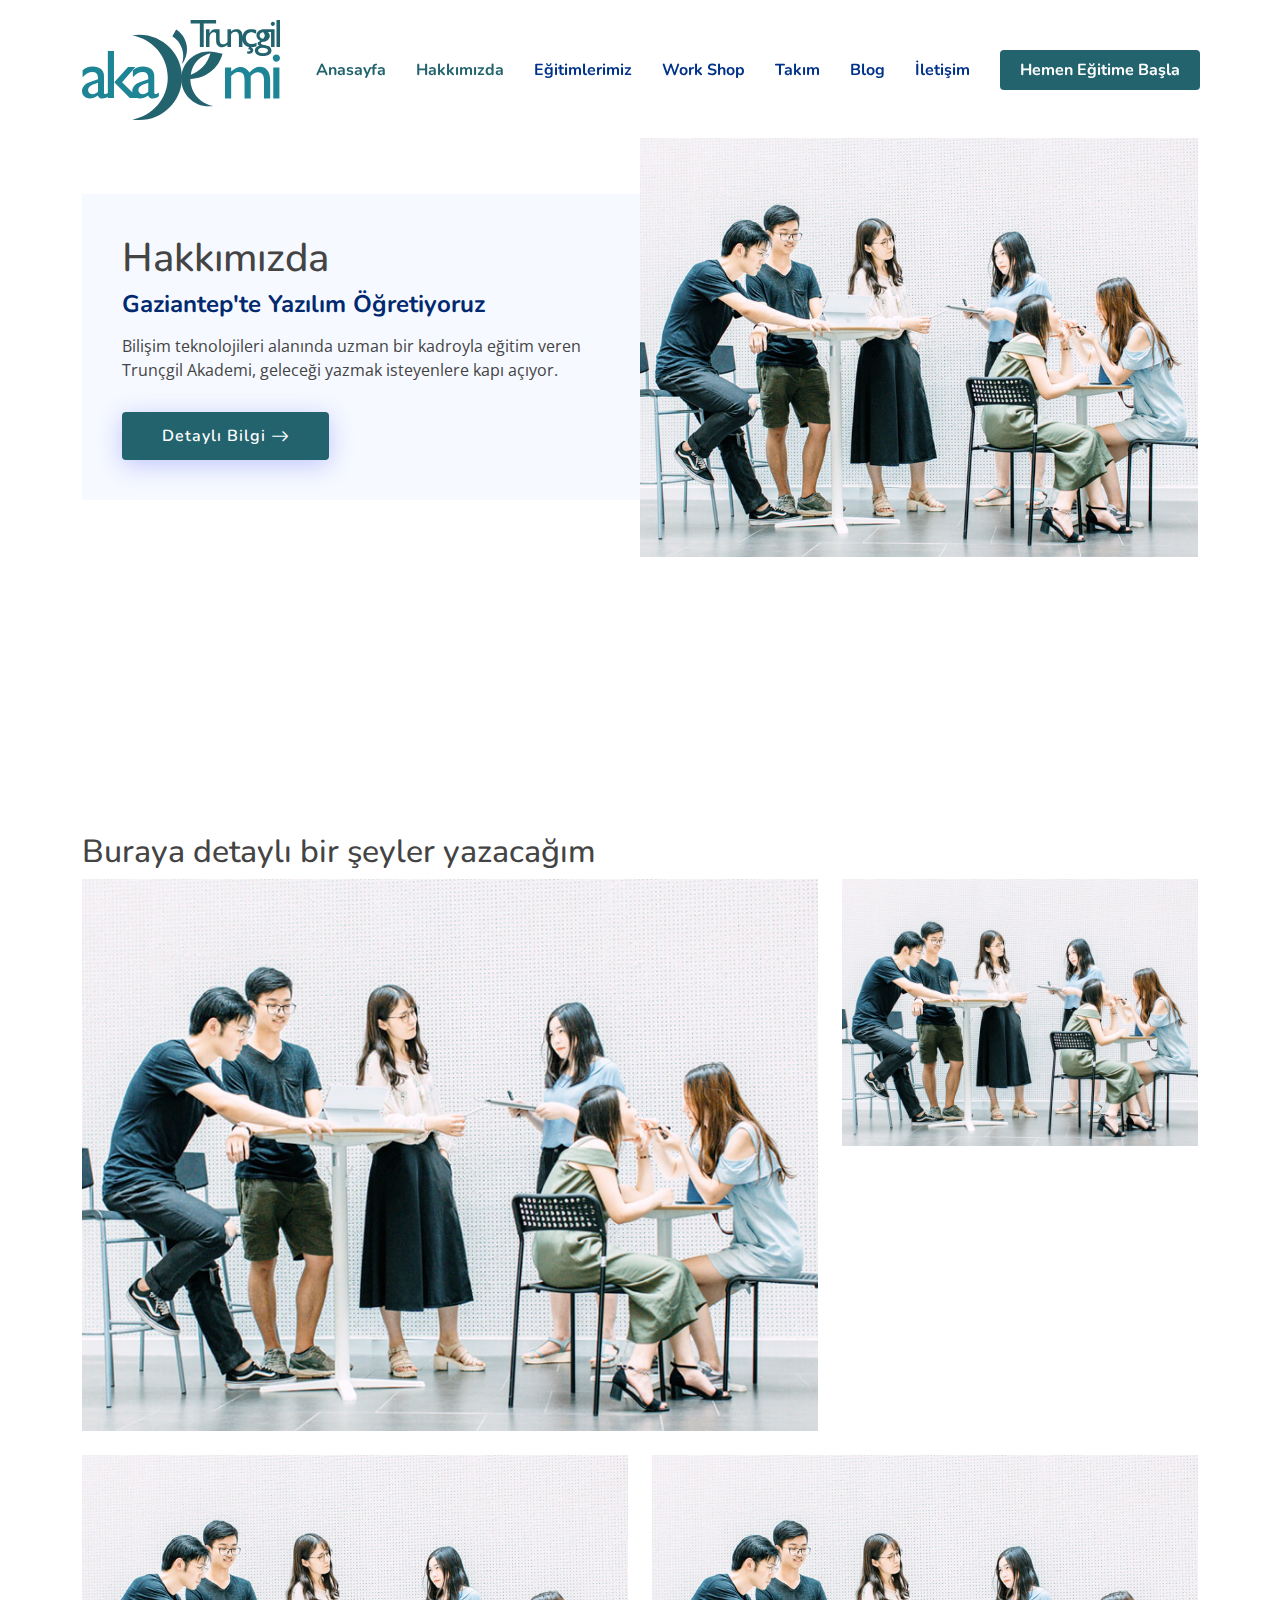
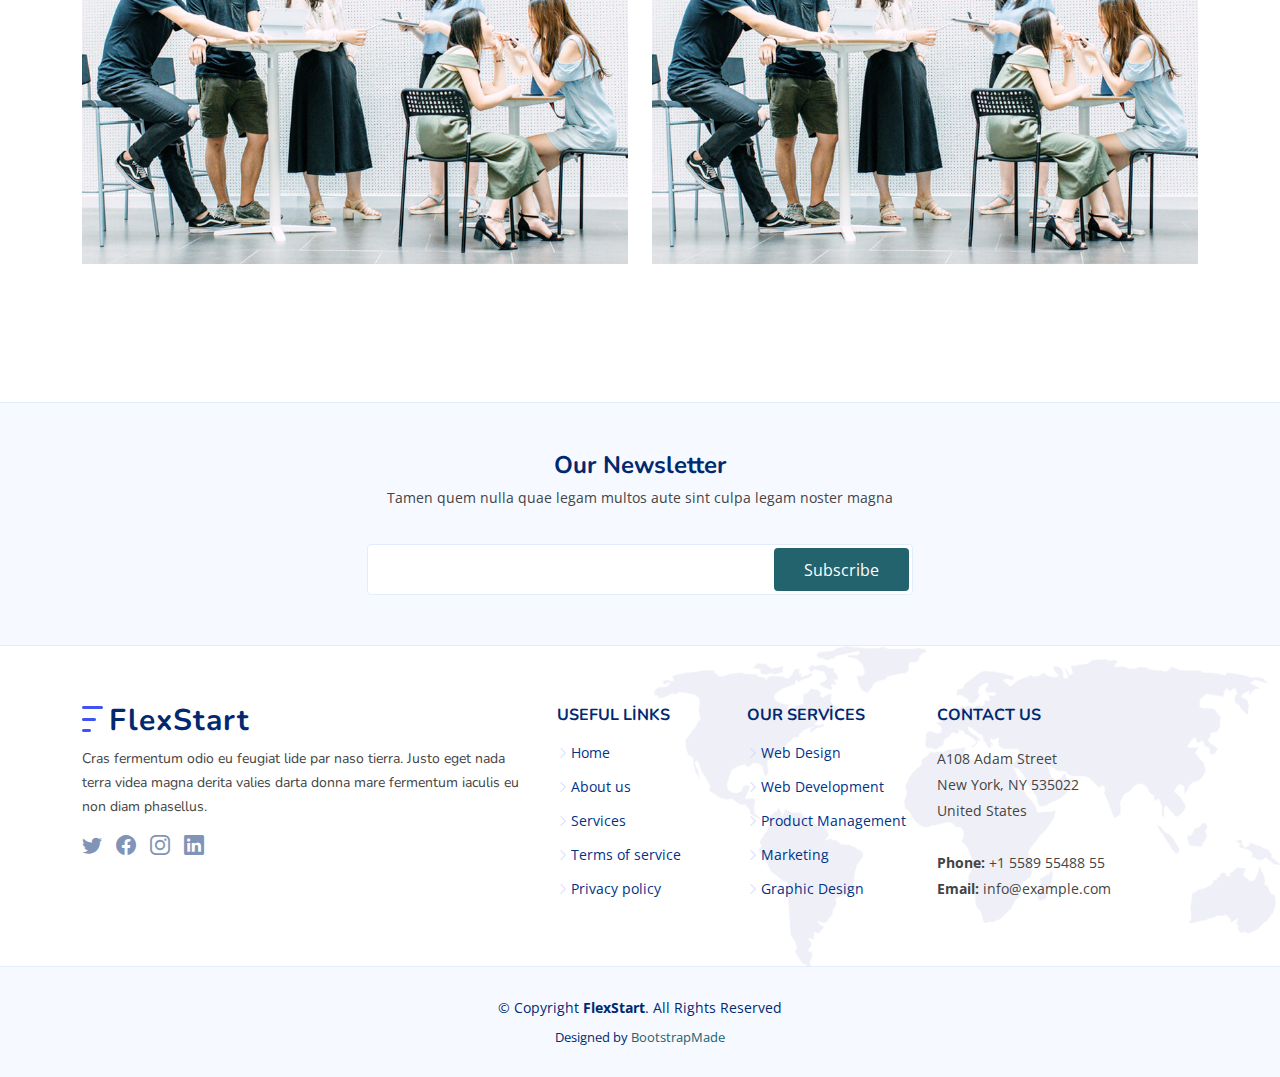
<file: hakkimizda.html>
<!DOCTYPE html>
<html lang="tr">

<head>
  <meta charset="utf-8">
  <meta content="width=device-width, initial-scale=1.0" name="viewport">

  <title>Trunçgil Akademi - Hakkımızda</title>
  <meta content="Bilişim teknolojileri alanında uzman bir kadroyla eğitim veren Trunçgil Akademi, geleceği yazmak isteyenlere kapı açıyor." name="description">
  <meta content="yazılım eğitimi, workshop, staj, web tasarım eğitimi, internet programcılığı" name="keywords">

  <!-- Favicons -->
  <link href="assets/favicon.png" rel="icon">
  <link href="assets/favicon.png" rel="apple-touch-icon">

  <!-- Google Fonts -->
  <link href="https://fonts.googleapis.com/css?family=Open+Sans:300,300i,400,400i,600,600i,700,700i|Nunito:300,300i,400,400i,600,600i,700,700i|Poppins:300,300i,400,400i,500,500i,600,600i,700,700i" rel="stylesheet">

  <!-- Vendor CSS Files -->
  <link href="assets/vendor/aos/aos.css" rel="stylesheet">
  <link href="assets/vendor/bootstrap/css/bootstrap.min.css" rel="stylesheet">
  <link href="assets/vendor/bootstrap-icons/bootstrap-icons.css" rel="stylesheet">
  <link href="assets/vendor/glightbox/css/glightbox.min.css" rel="stylesheet">
  <link href="assets/vendor/remixicon/remixicon.css" rel="stylesheet">
  <link href="assets/vendor/swiper/swiper-bundle.min.css" rel="stylesheet">

  <!-- Template Main CSS File -->
  <link href="assets/css/style.css" rel="stylesheet">

  <!-- =======================================================
  * Template Name: FlexStart
  * Updated: Mar 10 2023 with Bootstrap v5.2.3
  * Template URL: https://bootstrapmade.com/flexstart-bootstrap-startup-template/
  * Author: BootstrapMade.com
  * License: https://bootstrapmade.com/license/
  ======================================================== -->
</head>

<body>

  <!-- ======= Header ======= -->
  <header id="header" class="header fixed-top">
    <div class="container-fluid container-xl d-flex align-items-center justify-content-between">

      <a href="index.html" class="logo d-flex align-items-center">
        <img src="assets/logo.svg" alt="">
       
      </a>

      <nav id="navbar" class="navbar">
        <ul>
          <li><a class="nav-link scrollto active" href="#hero">Anasayfa</a></li>
          <li><a class="nav-link scrollto" href="#about">Hakkımızda</a></li>
          <li><a class="nav-link scrollto" href="#services">Eğitimlerimiz</a></li>
          <li><a class="nav-link scrollto" href="#portfolio">Work Shop</a></li>
          <li><a class="nav-link scrollto" href="#team">Takım</a></li>
          <li><a href="blog.html">Blog</a></li>
          <li><a class="nav-link scrollto" href="#contact">İletişim</a></li>
          <li><a class="getstarted scrollto" href="#about">Hemen Eğitime Başla</a></li>
        </ul>
        <i class="bi bi-list mobile-nav-toggle"></i>
      </nav><!-- .navbar -->

    </div>
  </header><!-- End Header -->


  <main id="main">
    <!-- ======= About Section ======= -->
    <section id="about" class="about">

      <div class="container aos-init aos-animate" data-aos="fade-up">
        <div class="row gx-0">

          <div class="col-lg-6 d-flex flex-column justify-content-center aos-init aos-animate" data-aos="fade-up" data-aos-delay="200">
            <div class="content">
              <h1>Hakkımızda</h1>
              <h2>Gaziantep'te Yazılım Öğretiyoruz              </h2>
              <p>
             Bilişim teknolojileri alanında uzman bir kadroyla eğitim veren Trunçgil Akademi, geleceği yazmak isteyenlere kapı açıyor.  </p>
              <div class="text-center text-lg-start">
                <a href="#" class="btn-read-more d-inline-flex align-items-center justify-content-center align-self-center">
                  <span>Detaylı Bilgi</span>
                  <i class="bi bi-arrow-right"></i>
                </a>
              </div>
            </div>
          </div>

          <div class="col-lg-6 d-flex align-items-center aos-init aos-animate" data-aos="zoom-out" data-aos-delay="200">
            <img src="assets/img/about.jpg" class="img-fluid" alt="">
          </div>

        </div>
      </div>

    </section><!-- End About Section -->
    <section>
        <div class="container">
            <h2>Buraya detaylı bir şeyler yazacağım</h2>
            <div class="row">
                <div class="col-12 col-md-8">
                    <img src="assets/img/about.jpg" class="img-fluid" alt="">
                </div>
                <div class="col-12 col-md-4">
                    <img src="assets/img/about.jpg" class="img-fluid" alt="">
                </div>
                
               
            </div>
            <div class="row mt-4">
                <div class="col-12 col-md-6">
                    <img src="assets/img/about.jpg" class="img-fluid" alt="">
                </div>
                <div class="col-12 col-md-6">
                    <img src="assets/img/about.jpg" class="img-fluid" alt="">
                </div>
            </div>
        </div>
    </section>


   

  </main>
   
  <!-- ======= Footer ======= -->
  <footer id="footer" class="footer">

    <div class="footer-newsletter">
      <div class="container">
        <div class="row justify-content-center">
          <div class="col-lg-12 text-center">
            <h4>Our Newsletter</h4>
            <p>Tamen quem nulla quae legam multos aute sint culpa legam noster magna</p>
          </div>
          <div class="col-lg-6">
            <form action="" method="post">
              <input type="email" name="email"><input type="submit" value="Subscribe">
            </form>
          </div>
        </div>
      </div>
    </div>

    <div class="footer-top">
      <div class="container">
        <div class="row gy-4">
          <div class="col-lg-5 col-md-12 footer-info">
            <a href="index.html" class="logo d-flex align-items-center">
              <img src="assets/img/logo.png" alt="">
              <span>FlexStart</span>
            </a>
            <p>Cras fermentum odio eu feugiat lide par naso tierra. Justo eget nada terra videa magna derita valies darta donna mare fermentum iaculis eu non diam phasellus.</p>
            <div class="social-links mt-3">
              <a href="#" class="twitter"><i class="bi bi-twitter"></i></a>
              <a href="#" class="facebook"><i class="bi bi-facebook"></i></a>
              <a href="#" class="instagram"><i class="bi bi-instagram"></i></a>
              <a href="#" class="linkedin"><i class="bi bi-linkedin"></i></a>
            </div>
          </div>

          <div class="col-lg-2 col-6 footer-links">
            <h4>Useful Links</h4>
            <ul>
              <li><i class="bi bi-chevron-right"></i> <a href="#">Home</a></li>
              <li><i class="bi bi-chevron-right"></i> <a href="#">About us</a></li>
              <li><i class="bi bi-chevron-right"></i> <a href="#">Services</a></li>
              <li><i class="bi bi-chevron-right"></i> <a href="#">Terms of service</a></li>
              <li><i class="bi bi-chevron-right"></i> <a href="#">Privacy policy</a></li>
            </ul>
          </div>

          <div class="col-lg-2 col-6 footer-links">
            <h4>Our Services</h4>
            <ul>
              <li><i class="bi bi-chevron-right"></i> <a href="#">Web Design</a></li>
              <li><i class="bi bi-chevron-right"></i> <a href="#">Web Development</a></li>
              <li><i class="bi bi-chevron-right"></i> <a href="#">Product Management</a></li>
              <li><i class="bi bi-chevron-right"></i> <a href="#">Marketing</a></li>
              <li><i class="bi bi-chevron-right"></i> <a href="#">Graphic Design</a></li>
            </ul>
          </div>

          <div class="col-lg-3 col-md-12 footer-contact text-center text-md-start">
            <h4>Contact Us</h4>
            <p>
              A108 Adam Street <br>
              New York, NY 535022<br>
              United States <br><br>
              <strong>Phone:</strong> +1 5589 55488 55<br>
              <strong>Email:</strong> info@example.com<br>
            </p>

          </div>

        </div>
      </div>
    </div>

    <div class="container">
      <div class="copyright">
        &copy; Copyright <strong><span>FlexStart</span></strong>. All Rights Reserved
      </div>
      <div class="credits">
        <!-- All the links in the footer should remain intact. -->
        <!-- You can delete the links only if you purchased the pro version. -->
        <!-- Licensing information: https://bootstrapmade.com/license/ -->
        <!-- Purchase the pro version with working PHP/AJAX contact form: https://bootstrapmade.com/flexstart-bootstrap-startup-template/ -->
        Designed by <a href="https://bootstrapmade.com/">BootstrapMade</a>
      </div>
    </div>
  </footer><!-- End Footer -->

  <a href="#" class="back-to-top d-flex align-items-center justify-content-center"><i class="bi bi-arrow-up-short"></i></a>

  <!-- Vendor JS Files -->
  <script src="assets/vendor/purecounter/purecounter_vanilla.js"></script>
  <script src="assets/vendor/aos/aos.js"></script>
  <script src="assets/vendor/bootstrap/js/bootstrap.bundle.min.js"></script>
  <script src="assets/vendor/glightbox/js/glightbox.min.js"></script>
  <script src="assets/vendor/isotope-layout/isotope.pkgd.min.js"></script>
  <script src="assets/vendor/swiper/swiper-bundle.min.js"></script>
  <script src="assets/vendor/php-email-form/validate.js"></script>

  <!-- Template Main JS File -->
  <script src="assets/js/main.js"></script>

</body>

</html>
</file>
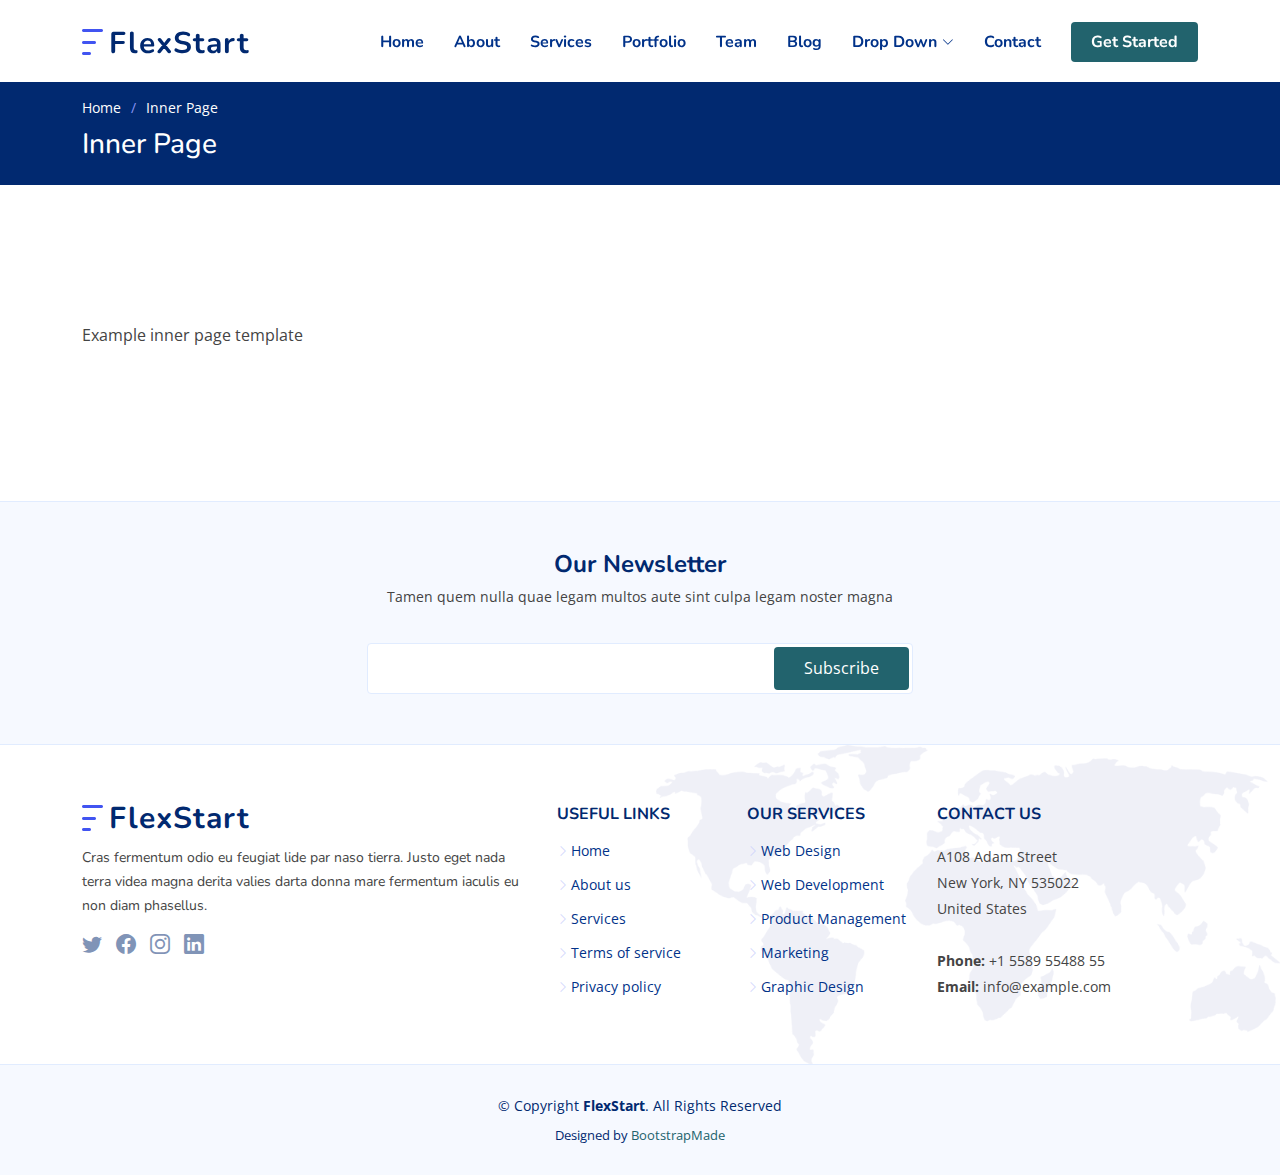
<file: inner-page.html>
<!DOCTYPE html>
<html lang="en">

<head>
  <meta charset="utf-8">
  <meta content="width=device-width, initial-scale=1.0" name="viewport">

  <title>Inner Page - FlexStart Bootstrap Template</title>
  <meta content="" name="description">
  <meta content="" name="keywords">

  <!-- Favicons -->
  <link href="assets/img/favicon.png" rel="icon">
  <link href="assets/img/apple-touch-icon.png" rel="apple-touch-icon">

  <!-- Google Fonts -->
  <link href="https://fonts.googleapis.com/css?family=Open+Sans:300,300i,400,400i,600,600i,700,700i|Nunito:300,300i,400,400i,600,600i,700,700i|Poppins:300,300i,400,400i,500,500i,600,600i,700,700i" rel="stylesheet">

  <!-- Vendor CSS Files -->
  <link href="assets/vendor/aos/aos.css" rel="stylesheet">
  <link href="assets/vendor/bootstrap/css/bootstrap.min.css" rel="stylesheet">
  <link href="assets/vendor/bootstrap-icons/bootstrap-icons.css" rel="stylesheet">
  <link href="assets/vendor/glightbox/css/glightbox.min.css" rel="stylesheet">
  <link href="assets/vendor/remixicon/remixicon.css" rel="stylesheet">
  <link href="assets/vendor/swiper/swiper-bundle.min.css" rel="stylesheet">

  <!-- Template Main CSS File -->
  <link href="assets/css/style.css" rel="stylesheet">

  <!-- =======================================================
  * Template Name: FlexStart
  * Updated: Mar 10 2023 with Bootstrap v5.2.3
  * Template URL: https://bootstrapmade.com/flexstart-bootstrap-startup-template/
  * Author: BootstrapMade.com
  * License: https://bootstrapmade.com/license/
  ======================================================== -->
</head>

<body>

  <!-- ======= Header ======= -->
  <header id="header" class="header fixed-top">
    <div class="container-fluid container-xl d-flex align-items-center justify-content-between">

      <a href="index.html" class="logo d-flex align-items-center">
        <img src="assets/img/logo.png" alt="">
        <span>FlexStart</span>
      </a>

      <nav id="navbar" class="navbar">
        <ul>
          <li><a class="nav-link scrollto " href="#hero">Home</a></li>
          <li><a class="nav-link scrollto" href="#about">About</a></li>
          <li><a class="nav-link scrollto" href="#services">Services</a></li>
          <li><a class="nav-link scrollto" href="#portfolio">Portfolio</a></li>
          <li><a class="nav-link scrollto" href="#team">Team</a></li>
          <li><a href="blog.html">Blog</a></li>
          <li class="dropdown"><a href="#"><span>Drop Down</span> <i class="bi bi-chevron-down"></i></a>
            <ul>
              <li><a href="#">Drop Down 1</a></li>
              <li class="dropdown"><a href="#"><span>Deep Drop Down</span> <i class="bi bi-chevron-right"></i></a>
                <ul>
                  <li><a href="#">Deep Drop Down 1</a></li>
                  <li><a href="#">Deep Drop Down 2</a></li>
                  <li><a href="#">Deep Drop Down 3</a></li>
                  <li><a href="#">Deep Drop Down 4</a></li>
                  <li><a href="#">Deep Drop Down 5</a></li>
                </ul>
              </li>
              <li><a href="#">Drop Down 2</a></li>
              <li><a href="#">Drop Down 3</a></li>
              <li><a href="#">Drop Down 4</a></li>
            </ul>
          </li>
          <li><a class="nav-link scrollto" href="#contact">Contact</a></li>
          <li><a class="getstarted scrollto" href="#about">Get Started</a></li>
        </ul>
        <i class="bi bi-list mobile-nav-toggle"></i>
      </nav><!-- .navbar -->

    </div>
  </header><!-- End Header -->

  <main id="main">

    <!-- ======= Breadcrumbs ======= -->
    <section class="breadcrumbs">
      <div class="container">

        <ol>
          <li><a href="index.html">Home</a></li>
          <li>Inner Page</li>
        </ol>
        <h2>Inner Page</h2>

      </div>
    </section><!-- End Breadcrumbs -->

    <section class="inner-page">
      <div class="container">
        <p>
          Example inner page template
        </p>
      </div>
    </section>

  </main><!-- End #main -->

  <!-- ======= Footer ======= -->
  <footer id="footer" class="footer">

    <div class="footer-newsletter">
      <div class="container">
        <div class="row justify-content-center">
          <div class="col-lg-12 text-center">
            <h4>Our Newsletter</h4>
            <p>Tamen quem nulla quae legam multos aute sint culpa legam noster magna</p>
          </div>
          <div class="col-lg-6">
            <form action="" method="post">
              <input type="email" name="email"><input type="submit" value="Subscribe">
            </form>
          </div>
        </div>
      </div>
    </div>

    <div class="footer-top">
      <div class="container">
        <div class="row gy-4">
          <div class="col-lg-5 col-md-12 footer-info">
            <a href="index.html" class="logo d-flex align-items-center">
              <img src="assets/img/logo.png" alt="">
              <span>FlexStart</span>
            </a>
            <p>Cras fermentum odio eu feugiat lide par naso tierra. Justo eget nada terra videa magna derita valies darta donna mare fermentum iaculis eu non diam phasellus.</p>
            <div class="social-links mt-3">
              <a href="#" class="twitter"><i class="bi bi-twitter"></i></a>
              <a href="#" class="facebook"><i class="bi bi-facebook"></i></a>
              <a href="#" class="instagram"><i class="bi bi-instagram"></i></a>
              <a href="#" class="linkedin"><i class="bi bi-linkedin"></i></a>
            </div>
          </div>

          <div class="col-lg-2 col-6 footer-links">
            <h4>Useful Links</h4>
            <ul>
              <li><i class="bi bi-chevron-right"></i> <a href="#">Home</a></li>
              <li><i class="bi bi-chevron-right"></i> <a href="#">About us</a></li>
              <li><i class="bi bi-chevron-right"></i> <a href="#">Services</a></li>
              <li><i class="bi bi-chevron-right"></i> <a href="#">Terms of service</a></li>
              <li><i class="bi bi-chevron-right"></i> <a href="#">Privacy policy</a></li>
            </ul>
          </div>

          <div class="col-lg-2 col-6 footer-links">
            <h4>Our Services</h4>
            <ul>
              <li><i class="bi bi-chevron-right"></i> <a href="#">Web Design</a></li>
              <li><i class="bi bi-chevron-right"></i> <a href="#">Web Development</a></li>
              <li><i class="bi bi-chevron-right"></i> <a href="#">Product Management</a></li>
              <li><i class="bi bi-chevron-right"></i> <a href="#">Marketing</a></li>
              <li><i class="bi bi-chevron-right"></i> <a href="#">Graphic Design</a></li>
            </ul>
          </div>

          <div class="col-lg-3 col-md-12 footer-contact text-center text-md-start">
            <h4>Contact Us</h4>
            <p>
              A108 Adam Street <br>
              New York, NY 535022<br>
              United States <br><br>
              <strong>Phone:</strong> +1 5589 55488 55<br>
              <strong>Email:</strong> info@example.com<br>
            </p>

          </div>

        </div>
      </div>
    </div>

    <div class="container">
      <div class="copyright">
        &copy; Copyright <strong><span>FlexStart</span></strong>. All Rights Reserved
      </div>
      <div class="credits">
        <!-- All the links in the footer should remain intact. -->
        <!-- You can delete the links only if you purchased the pro version. -->
        <!-- Licensing information: https://bootstrapmade.com/license/ -->
        <!-- Purchase the pro version with working PHP/AJAX contact form: https://bootstrapmade.com/flexstart-bootstrap-startup-template/ -->
        Designed by <a href="https://bootstrapmade.com/">BootstrapMade</a>
      </div>
    </div>
  </footer><!-- End Footer -->

  <a href="#" class="back-to-top d-flex align-items-center justify-content-center"><i class="bi bi-arrow-up-short"></i></a>

  <!-- Vendor JS Files -->
  <script src="assets/vendor/purecounter/purecounter_vanilla.js"></script>
  <script src="assets/vendor/aos/aos.js"></script>
  <script src="assets/vendor/bootstrap/js/bootstrap.bundle.min.js"></script>
  <script src="assets/vendor/glightbox/js/glightbox.min.js"></script>
  <script src="assets/vendor/isotope-layout/isotope.pkgd.min.js"></script>
  <script src="assets/vendor/swiper/swiper-bundle.min.js"></script>
  <script src="assets/vendor/php-email-form/validate.js"></script>

  <!-- Template Main JS File -->
  <script src="assets/js/main.js"></script>

</body>

</html>
</file>
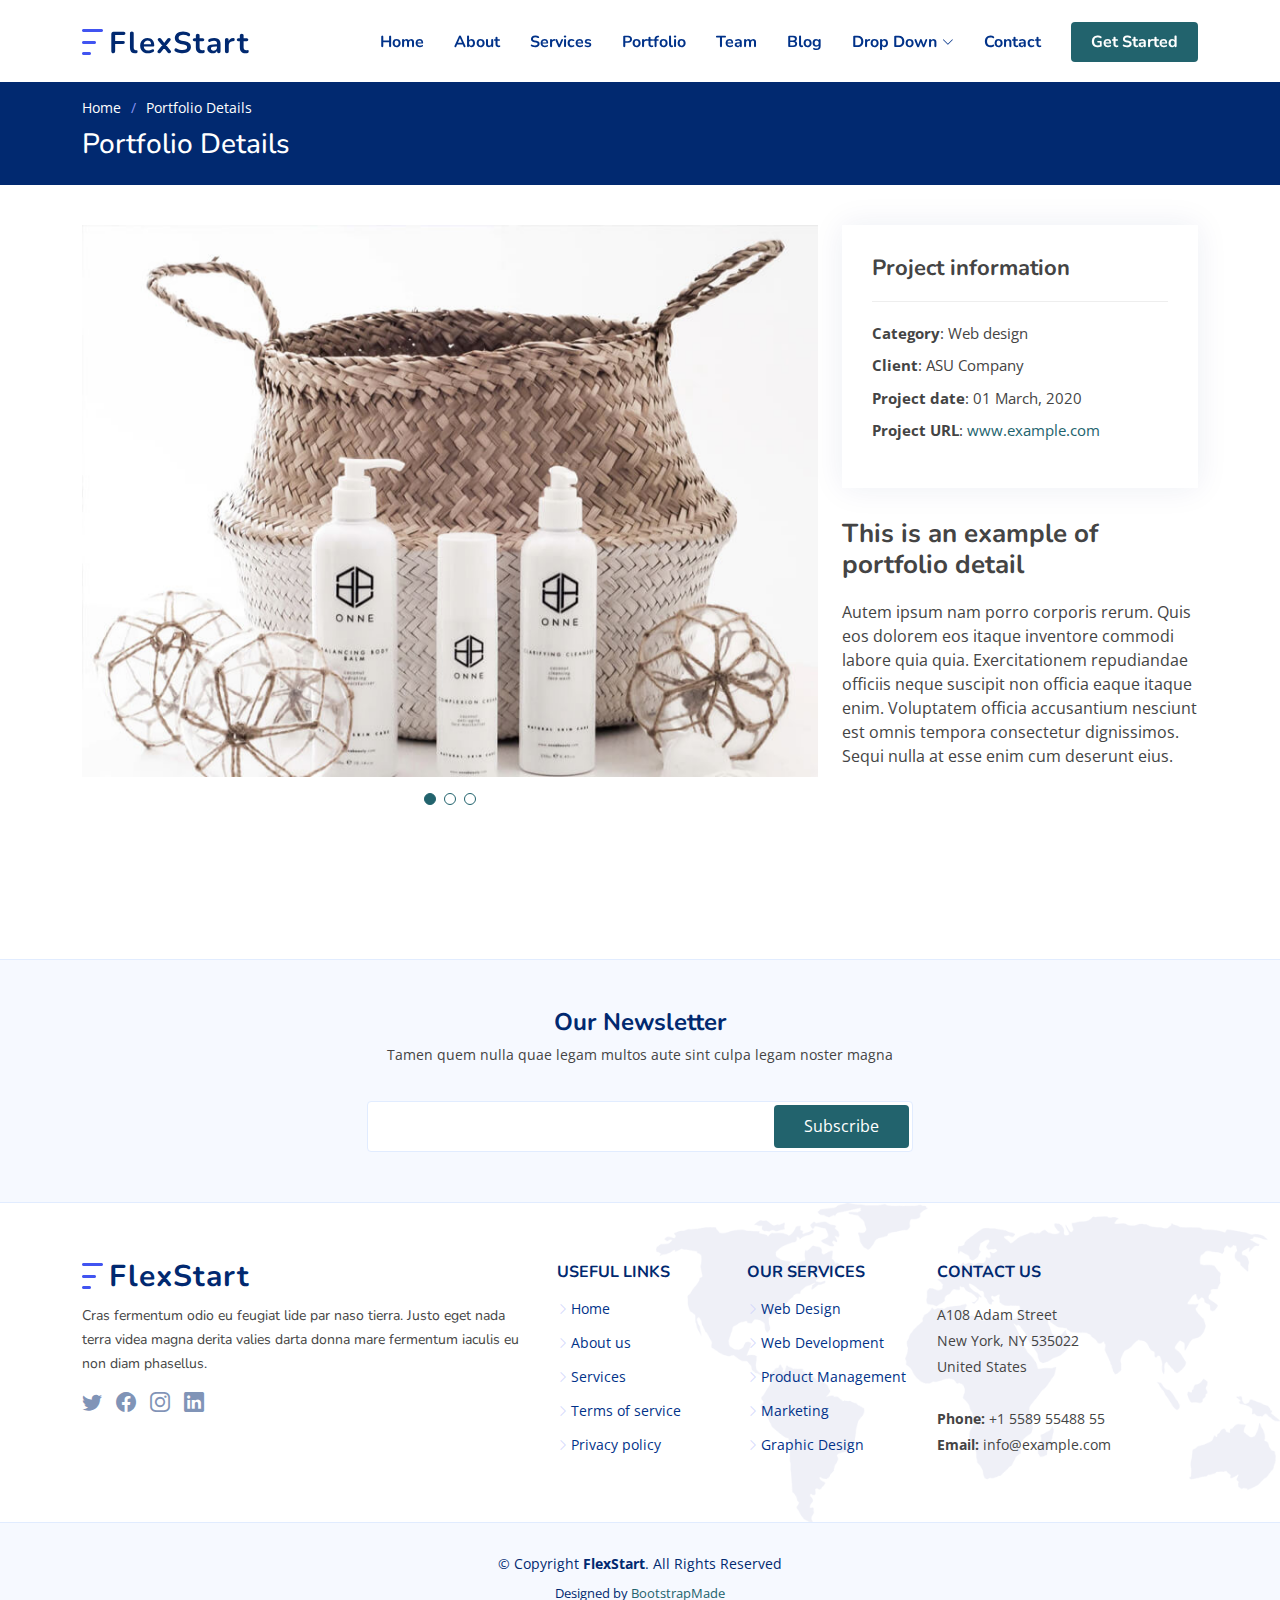
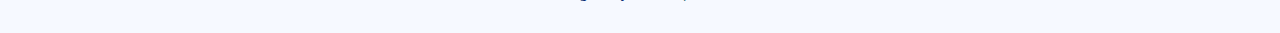
<file: portfolio-details.html>
<!DOCTYPE html>
<html lang="en">

<head>
  <meta charset="utf-8">
  <meta content="width=device-width, initial-scale=1.0" name="viewport">

  <title>Portfolio Details - FlexStart Bootstrap Template</title>
  <meta content="" name="description">
  <meta content="" name="keywords">

  <!-- Favicons -->
  <link href="assets/img/favicon.png" rel="icon">
  <link href="assets/img/apple-touch-icon.png" rel="apple-touch-icon">

  <!-- Google Fonts -->
  <link href="https://fonts.googleapis.com/css?family=Open+Sans:300,300i,400,400i,600,600i,700,700i|Nunito:300,300i,400,400i,600,600i,700,700i|Poppins:300,300i,400,400i,500,500i,600,600i,700,700i" rel="stylesheet">

  <!-- Vendor CSS Files -->
  <link href="assets/vendor/aos/aos.css" rel="stylesheet">
  <link href="assets/vendor/bootstrap/css/bootstrap.min.css" rel="stylesheet">
  <link href="assets/vendor/bootstrap-icons/bootstrap-icons.css" rel="stylesheet">
  <link href="assets/vendor/glightbox/css/glightbox.min.css" rel="stylesheet">
  <link href="assets/vendor/remixicon/remixicon.css" rel="stylesheet">
  <link href="assets/vendor/swiper/swiper-bundle.min.css" rel="stylesheet">

  <!-- Template Main CSS File -->
  <link href="assets/css/style.css" rel="stylesheet">

  <!-- =======================================================
  * Template Name: FlexStart
  * Updated: Mar 10 2023 with Bootstrap v5.2.3
  * Template URL: https://bootstrapmade.com/flexstart-bootstrap-startup-template/
  * Author: BootstrapMade.com
  * License: https://bootstrapmade.com/license/
  ======================================================== -->
</head>

<body>

  <!-- ======= Header ======= -->
  <header id="header" class="header fixed-top">
    <div class="container-fluid container-xl d-flex align-items-center justify-content-between">

      <a href="index.html" class="logo d-flex align-items-center">
        <img src="assets/img/logo.png" alt="">
        <span>FlexStart</span>
      </a>

      <nav id="navbar" class="navbar">
        <ul>
          <li><a class="nav-link scrollto " href="#hero">Home</a></li>
          <li><a class="nav-link scrollto" href="#about">About</a></li>
          <li><a class="nav-link scrollto" href="#services">Services</a></li>
          <li><a class="nav-link scrollto" href="#portfolio">Portfolio</a></li>
          <li><a class="nav-link scrollto" href="#team">Team</a></li>
          <li><a href="blog.html">Blog</a></li>
          <li class="dropdown"><a href="#"><span>Drop Down</span> <i class="bi bi-chevron-down"></i></a>
            <ul>
              <li><a href="#">Drop Down 1</a></li>
              <li class="dropdown"><a href="#"><span>Deep Drop Down</span> <i class="bi bi-chevron-right"></i></a>
                <ul>
                  <li><a href="#">Deep Drop Down 1</a></li>
                  <li><a href="#">Deep Drop Down 2</a></li>
                  <li><a href="#">Deep Drop Down 3</a></li>
                  <li><a href="#">Deep Drop Down 4</a></li>
                  <li><a href="#">Deep Drop Down 5</a></li>
                </ul>
              </li>
              <li><a href="#">Drop Down 2</a></li>
              <li><a href="#">Drop Down 3</a></li>
              <li><a href="#">Drop Down 4</a></li>
            </ul>
          </li>
          <li><a class="nav-link scrollto" href="#contact">Contact</a></li>
          <li><a class="getstarted scrollto" href="#about">Get Started</a></li>
        </ul>
        <i class="bi bi-list mobile-nav-toggle"></i>
      </nav><!-- .navbar -->

    </div>
  </header><!-- End Header -->

  <main id="main">

    <!-- ======= Breadcrumbs ======= -->
    <section class="breadcrumbs">
      <div class="container">

        <ol>
          <li><a href="index.html">Home</a></li>
          <li>Portfolio Details</li>
        </ol>
        <h2>Portfolio Details</h2>

      </div>
    </section><!-- End Breadcrumbs -->

    <!-- ======= Portfolio Details Section ======= -->
    <section id="portfolio-details" class="portfolio-details">
      <div class="container">

        <div class="row gy-4">

          <div class="col-lg-8">
            <div class="portfolio-details-slider swiper">
              <div class="swiper-wrapper align-items-center">

                <div class="swiper-slide">
                  <img src="assets/img/portfolio/portfolio-1.jpg" alt="">
                </div>

                <div class="swiper-slide">
                  <img src="assets/img/portfolio/portfolio-2.jpg" alt="">
                </div>

                <div class="swiper-slide">
                  <img src="assets/img/portfolio/portfolio-3.jpg" alt="">
                </div>

              </div>
              <div class="swiper-pagination"></div>
            </div>
          </div>

          <div class="col-lg-4">
            <div class="portfolio-info">
              <h3>Project information</h3>
              <ul>
                <li><strong>Category</strong>: Web design</li>
                <li><strong>Client</strong>: ASU Company</li>
                <li><strong>Project date</strong>: 01 March, 2020</li>
                <li><strong>Project URL</strong>: <a href="#">www.example.com</a></li>
              </ul>
            </div>
            <div class="portfolio-description">
              <h2>This is an example of portfolio detail</h2>
              <p>
                Autem ipsum nam porro corporis rerum. Quis eos dolorem eos itaque inventore commodi labore quia quia. Exercitationem repudiandae officiis neque suscipit non officia eaque itaque enim. Voluptatem officia accusantium nesciunt est omnis tempora consectetur dignissimos. Sequi nulla at esse enim cum deserunt eius.
              </p>
            </div>
          </div>

        </div>

      </div>
    </section><!-- End Portfolio Details Section -->

  </main><!-- End #main -->

  <!-- ======= Footer ======= -->
  <footer id="footer" class="footer">

    <div class="footer-newsletter">
      <div class="container">
        <div class="row justify-content-center">
          <div class="col-lg-12 text-center">
            <h4>Our Newsletter</h4>
            <p>Tamen quem nulla quae legam multos aute sint culpa legam noster magna</p>
          </div>
          <div class="col-lg-6">
            <form action="" method="post">
              <input type="email" name="email"><input type="submit" value="Subscribe">
            </form>
          </div>
        </div>
      </div>
    </div>

    <div class="footer-top">
      <div class="container">
        <div class="row gy-4">
          <div class="col-lg-5 col-md-12 footer-info">
            <a href="index.html" class="logo d-flex align-items-center">
              <img src="assets/img/logo.png" alt="">
              <span>FlexStart</span>
            </a>
            <p>Cras fermentum odio eu feugiat lide par naso tierra. Justo eget nada terra videa magna derita valies darta donna mare fermentum iaculis eu non diam phasellus.</p>
            <div class="social-links mt-3">
              <a href="#" class="twitter"><i class="bi bi-twitter"></i></a>
              <a href="#" class="facebook"><i class="bi bi-facebook"></i></a>
              <a href="#" class="instagram"><i class="bi bi-instagram"></i></a>
              <a href="#" class="linkedin"><i class="bi bi-linkedin"></i></a>
            </div>
          </div>

          <div class="col-lg-2 col-6 footer-links">
            <h4>Useful Links</h4>
            <ul>
              <li><i class="bi bi-chevron-right"></i> <a href="#">Home</a></li>
              <li><i class="bi bi-chevron-right"></i> <a href="#">About us</a></li>
              <li><i class="bi bi-chevron-right"></i> <a href="#">Services</a></li>
              <li><i class="bi bi-chevron-right"></i> <a href="#">Terms of service</a></li>
              <li><i class="bi bi-chevron-right"></i> <a href="#">Privacy policy</a></li>
            </ul>
          </div>

          <div class="col-lg-2 col-6 footer-links">
            <h4>Our Services</h4>
            <ul>
              <li><i class="bi bi-chevron-right"></i> <a href="#">Web Design</a></li>
              <li><i class="bi bi-chevron-right"></i> <a href="#">Web Development</a></li>
              <li><i class="bi bi-chevron-right"></i> <a href="#">Product Management</a></li>
              <li><i class="bi bi-chevron-right"></i> <a href="#">Marketing</a></li>
              <li><i class="bi bi-chevron-right"></i> <a href="#">Graphic Design</a></li>
            </ul>
          </div>

          <div class="col-lg-3 col-md-12 footer-contact text-center text-md-start">
            <h4>Contact Us</h4>
            <p>
              A108 Adam Street <br>
              New York, NY 535022<br>
              United States <br><br>
              <strong>Phone:</strong> +1 5589 55488 55<br>
              <strong>Email:</strong> info@example.com<br>
            </p>

          </div>

        </div>
      </div>
    </div>

    <div class="container">
      <div class="copyright">
        &copy; Copyright <strong><span>FlexStart</span></strong>. All Rights Reserved
      </div>
      <div class="credits">
        <!-- All the links in the footer should remain intact. -->
        <!-- You can delete the links only if you purchased the pro version. -->
        <!-- Licensing information: https://bootstrapmade.com/license/ -->
        <!-- Purchase the pro version with working PHP/AJAX contact form: https://bootstrapmade.com/flexstart-bootstrap-startup-template/ -->
        Designed by <a href="https://bootstrapmade.com/">BootstrapMade</a>
      </div>
    </div>
  </footer><!-- End Footer -->

  <a href="#" class="back-to-top d-flex align-items-center justify-content-center"><i class="bi bi-arrow-up-short"></i></a>

  <!-- Vendor JS Files -->
  <script src="assets/vendor/purecounter/purecounter_vanilla.js"></script>
  <script src="assets/vendor/aos/aos.js"></script>
  <script src="assets/vendor/bootstrap/js/bootstrap.bundle.min.js"></script>
  <script src="assets/vendor/glightbox/js/glightbox.min.js"></script>
  <script src="assets/vendor/isotope-layout/isotope.pkgd.min.js"></script>
  <script src="assets/vendor/swiper/swiper-bundle.min.js"></script>
  <script src="assets/vendor/php-email-form/validate.js"></script>

  <!-- Template Main JS File -->
  <script src="assets/js/main.js"></script>

</body>

</html>
</file>
<file: assets/css/style.css>
/**
* Template Name: FlexStart
* Updated: Mar 10 2023 with Bootstrap v5.2.3
* Template URL: https://bootstrapmade.com/flexstart-bootstrap-startup-template/
* Author: BootstrapMade.com
* License: https://bootstrapmade.com/license/
*/

/*--------------------------------------------------------------
# General
--------------------------------------------------------------*/
:root {
  scroll-behavior: smooth;
}

body {
  font-family: "Open Sans", sans-serif;
  color: #444444;
}

a {
  color: #22636d;
  text-decoration: none;
}

a:hover {
  color: #717ff5;
  text-decoration: none;
}

h1,
h2,
h3,
h4,
h5,
h6 {
  font-family: "Nunito", sans-serif;
}

/*--------------------------------------------------------------
# Sections
--------------------------------------------------------------*/
section {
  padding: 138px 0;
  overflow: hidden;
}

.section-header {
  text-align: center;
  padding-bottom: 40px;
}

.section-header h2 {
  font-size: 13px;
  letter-spacing: 1px;
  font-weight: 700;
  margin: 0;
  color: #22636d;
  text-transform: uppercase;
}

.section-header p {
  margin: 10px 0 0 0;
  padding: 0;
  font-size: 38px;
  line-height: 42px;
  font-weight: 700;
  color: #22636d;
}

@media (max-width: 768px) {
  .section-header p {
    font-size: 28px;
    line-height: 32px;
  }
}

/*--------------------------------------------------------------
# Breadcrumbs
--------------------------------------------------------------*/
.breadcrumbs {
  padding: 15px 0;
  background: #012970;
  min-height: 40px;
  margin-top: 82px;
  color: #fff;
}

@media (max-width: 992px) {
  .breadcrumbs {
    margin-top: 57px;
  }
}

.breadcrumbs h2 {
  font-size: 28px;
  font-weight: 500;
}

.breadcrumbs ol {
  display: flex;
  flex-wrap: wrap;
  list-style: none;
  padding: 0 0 10px 0;
  margin: 0;
  font-size: 14px;
}

.breadcrumbs ol a {
  color: #fff;
  transition: 0.3s;
}

.breadcrumbs ol a:hover {
  text-decoration: underline;
}

.breadcrumbs ol li+li {
  padding-left: 10px;
}

.breadcrumbs ol li+li::before {
  display: inline-block;
  padding-right: 10px;
  color: #8894f6;
  content: "/";
}

/*--------------------------------------------------------------
# Back to top button
--------------------------------------------------------------*/
.back-to-top {
  position: fixed;
  visibility: hidden;
  opacity: 0;
  right: 15px;
  bottom: 15px;
  z-index: 99999;
  background: #22636d;
  width: 40px;
  height: 40px;
  border-radius: 4px;
  transition: all 0.4s;
}

.back-to-top i {
  font-size: 24px;
  color: #fff;
  line-height: 0;
}

.back-to-top:hover {
  background: #6776f4;
  color: #fff;
}

.back-to-top.active {
  visibility: visible;
  opacity: 1;
}

/*--------------------------------------------------------------
# Disable aos animation delay on mobile devices
--------------------------------------------------------------*/
@media screen and (max-width: 768px) {
  [data-aos-delay] {
    transition-delay: 0 !important;
  }
}

/*--------------------------------------------------------------
# Header
--------------------------------------------------------------*/
.header {
  transition: all 0.5s;
  z-index: 997;
  padding: 20px 0;
}

.header.header-scrolled {
  background: #fff;
  padding: 15px 0;
  box-shadow: 0px 2px 20px rgba(1, 41, 112, 0.1);
}

.header .logo {
  line-height: 0;
}

.header .logo img {
  max-height: 100px;
  margin-right: 6px;
}

.header .logo span {
  font-size: 30px;
  font-weight: 700;
  letter-spacing: 1px;
  color: #012970;
  font-family: "Nunito", sans-serif;
  margin-top: 3px;
}

/*--------------------------------------------------------------
# Navigation Menu
--------------------------------------------------------------*/
/**
* Desktop Navigation 
*/
.navbar {
  padding: 0;
}

.navbar ul {
  margin: 0;
  padding: 0;
  display: flex;
  list-style: none;
  align-items: center;
}

.navbar li {
  position: relative;
}

.navbar a,
.navbar a:focus {
  display: flex;
  align-items: center;
  justify-content: space-between;
  padding: 10px 0 10px 30px;
  font-family: "Nunito", sans-serif;
  font-size: 16px;
  font-weight: 700;
  color: #013289;
  white-space: nowrap;
  transition: 0.3s;
}

.navbar a i,
.navbar a:focus i {
  font-size: 12px;
  line-height: 0;
  margin-left: 5px;
}

.navbar a:hover,
.navbar .active,
.navbar .active:focus,
.navbar li:hover>a {
  color: #22636d;
}

.navbar .getstarted,
.navbar .getstarted:focus {
  background: #22636d;
  padding: 8px 20px;
  margin-left: 30px;
  border-radius: 4px;
  color: #fff;
}

.navbar .getstarted:hover,
.navbar .getstarted:focus:hover {
  color: #fff;
  background: #5969f3;
}

.navbar .dropdown ul {
  display: block;
  position: absolute;
  left: 14px;
  top: calc(100% + 30px);
  margin: 0;
  padding: 10px 0;
  z-index: 99;
  opacity: 0;
  visibility: hidden;
  background: #fff;
  box-shadow: 0px 0px 30px rgba(127, 137, 161, 0.25);
  transition: 0.3s;
  border-radius: 4px;
}

.navbar .dropdown ul li {
  min-width: 200px;
}

.navbar .dropdown ul a {
  padding: 10px 20px;
  font-size: 15px;
  text-transform: none;
  font-weight: 600;
}

.navbar .dropdown ul a i {
  font-size: 12px;
}

.navbar .dropdown ul a:hover,
.navbar .dropdown ul .active:hover,
.navbar .dropdown ul li:hover>a {
  color: #22636d;
}

.navbar .dropdown:hover>ul {
  opacity: 1;
  top: 100%;
  visibility: visible;
}

.navbar .dropdown .dropdown ul {
  top: 0;
  left: calc(100% - 30px);
  visibility: hidden;
}

.navbar .dropdown .dropdown:hover>ul {
  opacity: 1;
  top: 0;
  left: 100%;
  visibility: visible;
}

@media (max-width: 1366px) {
  .navbar .dropdown .dropdown ul {
    left: -90%;
  }

  .navbar .dropdown .dropdown:hover>ul {
    left: -100%;
  }
}

/**
* Mobile Navigation 
*/
.mobile-nav-toggle {
  color: #012970;
  font-size: 28px;
  cursor: pointer;
  display: none;
  line-height: 0;
  transition: 0.5s;
}

.mobile-nav-toggle.bi-x {
  color: #fff;
}

@media (max-width: 991px) {
  .mobile-nav-toggle {
    display: block;
  }

  .navbar ul {
    display: none;
  }
}

.navbar-mobile {
  position: fixed;
  overflow: hidden;
  top: 0;
  right: 0;
  left: 0;
  bottom: 0;
  background: rgba(1, 22, 61, 0.9);
  transition: 0.3s;
}

.navbar-mobile .mobile-nav-toggle {
  position: absolute;
  top: 15px;
  right: 15px;
}

.navbar-mobile ul {
  display: block;
  position: absolute;
  top: 55px;
  right: 15px;
  bottom: 15px;
  left: 15px;
  padding: 10px 0;
  border-radius: 10px;
  background-color: #fff;
  overflow-y: auto;
  transition: 0.3s;
}

.navbar-mobile a,
.navbar-mobile a:focus {
  padding: 10px 20px;
  font-size: 15px;
  color: #012970;
}

.navbar-mobile a:hover,
.navbar-mobile .active,
.navbar-mobile li:hover>a {
  color: #22636d;
}

.navbar-mobile .getstarted,
.navbar-mobile .getstarted:focus {
  margin: 15px;
}

.navbar-mobile .dropdown ul {
  position: static;
  display: none;
  margin: 10px 20px;
  padding: 10px 0;
  z-index: 99;
  opacity: 1;
  visibility: visible;
  background: #fff;
  box-shadow: 0px 0px 30px rgba(127, 137, 161, 0.25);
}

.navbar-mobile .dropdown ul li {
  min-width: 200px;
}

.navbar-mobile .dropdown ul a {
  padding: 10px 20px;
}

.navbar-mobile .dropdown ul a i {
  font-size: 12px;
}

.navbar-mobile .dropdown ul a:hover,
.navbar-mobile .dropdown ul .active:hover,
.navbar-mobile .dropdown ul li:hover>a {
  color: #22636d;
}

.navbar-mobile .dropdown>.dropdown-active {
  display: block;
}

/*--------------------------------------------------------------
# Hero Section
--------------------------------------------------------------*/
.hero {
  width: 100%;
  height: 100vh;
  background: url(../img/hero-bg.png) top center no-repeat;
  background-size: cover;
}

.hero h1 {
  margin: 0;
  font-size: 48px;
  font-weight: 700;
  color: #22636d;
}

.hero h2 {
  color: #444444;
  margin: 15px 0 0 0;
  font-size: 26px;
}

.hero .btn-get-started {
  margin-top: 30px;
  line-height: 0;
  padding: 15px 40px;
  border-radius: 4px;
  transition: 0.5s;
  color: #fff;
  background: #22636d;
  box-shadow: 0px 5px 30px rgba(65, 84, 241, 0.4);
}

.hero .btn-get-started span {
  font-family: "Nunito", sans-serif;
  font-weight: 600;
  font-size: 16px;
  letter-spacing: 1px;
}

.hero .btn-get-started i {
  margin-left: 5px;
  font-size: 18px;
  transition: 0.3s;
}

.hero .btn-get-started:hover i {
  transform: translateX(5px);
}

.hero .hero-img {
  text-align: right;
}

@media (min-width: 1024px) {
  .hero {
    background-attachment: fixed;
  }
}

@media (max-width: 991px) {
  .hero {
    height: auto;
    padding: 120px 0 60px 0;
  }

  .hero .hero-img {
    text-align: center;
    margin-top: 80px;
  }

  .hero .hero-img img {
    width: 80%;
  }
}

@media (max-width: 768px) {
  .hero {
    text-align: center;
  }

  .hero h1 {
    font-size: 32px;
  }

  .hero h2 {
    font-size: 24px;
  }

  .hero .hero-img img {
    width: 100%;
  }
}

/*--------------------------------------------------------------
# Index Page
--------------------------------------------------------------*/
/*--------------------------------------------------------------
# About
--------------------------------------------------------------*/
.about .content {
  background-color: #f6f9ff;
  padding: 40px;
}

.about h3 {
  font-size: 14px;
  font-weight: 700;
  color: #22636d;
  text-transform: uppercase;
}

.about h2 {
  font-size: 24px;
  font-weight: 700;
  color: #012970;
}

.about p {
  margin: 15px 0 30px 0;
  line-height: 24px;
}

.about .btn-read-more {
  line-height: 0;
  padding: 15px 40px;
  border-radius: 4px;
  transition: 0.5s;
  color: #fff;
  background: #22636d;
  box-shadow: 0px 5px 25px rgba(65, 84, 241, 0.3);
}

.about .btn-read-more span {
  font-family: "Nunito", sans-serif;
  font-weight: 600;
  font-size: 16px;
  letter-spacing: 1px;
}

.about .btn-read-more i {
  margin-left: 5px;
  font-size: 18px;
  transition: 0.3s;
}

.about .btn-read-more:hover i {
  transform: translateX(5px);
}

/*--------------------------------------------------------------
# Values
--------------------------------------------------------------*/
.values .box {
  padding: 30px;
  box-shadow: 0px 0 5px rgba(1, 41, 112, 0.08);
  text-align: center;
  transition: 0.3s;
  height: 100%;
}

.values .box img {
  padding: 30px 50px;
  transition: 0.5s;
  transform: scale(1.1);
}

.values .box h3 {
  font-size: 24px;
  color: #012970;
  font-weight: 700;
  margin-bottom: 18px;
}

.values .box:hover {
  box-shadow: 0px 0 30px rgba(1, 41, 112, 0.08);
}

.values .box:hover img {
  transform: scale(1);
}

/*--------------------------------------------------------------
# Counts
--------------------------------------------------------------*/
.counts {
  padding: 70px 0 60px;
}

.counts .count-box {
  display: flex;
  align-items: center;
  padding: 30px;
  width: 100%;
  background: #fff;
  box-shadow: 0px 0 30px rgba(1, 41, 112, 0.08);
}

.counts .count-box i {
  font-size: 42px;
  line-height: 0;
  margin-right: 20px;
  color: #22636d;
}

.counts .count-box span {
  font-size: 36px;
  display: block;
  font-weight: 600;
  color: #0b198f;
}

.counts .count-box p {
  padding: 0;
  margin: 0;
  font-family: "Nunito", sans-serif;
  font-size: 14px;
}

/*--------------------------------------------------------------
# Features
--------------------------------------------------------------*/
.features .feature-box {
  padding: 24px 20px;
  box-shadow: 0px 0 30px rgba(1, 41, 112, 0.08);
  transition: 0.3s;
  height: 100%;
}

.features .feature-box h3 {
  font-size: 18px;
  color: #012970;
  font-weight: 700;
  margin: 0;
}

.features .feature-box i {
  line-height: 0;
  background: #ecf3ff;
  padding: 4px;
  margin-right: 10px;
  font-size: 24px;
  border-radius: 3px;
  transition: 0.3s;
}

.features .feature-box:hover i {
  background: #22636d;
  color: #fff;
}

.features .feture-tabs {
  margin-top: 120px;
}

.features .feture-tabs h3 {
  color: #012970;
  font-weight: 700;
  font-size: 32px;
  margin-bottom: 10px;
}

@media (max-width: 768px) {
  .features .feture-tabs h3 {
    font-size: 28px;
  }
}

.features .feture-tabs .nav-pills {
  border-bottom: 1px solid #eee;
}

.features .feture-tabs .nav-link {
  background: none;
  text-transform: uppercase;
  font-size: 15px;
  font-weight: 600;
  color: #012970;
  padding: 12px 0;
  margin-right: 25px;
  margin-bottom: -2px;
  border-radius: 0;
}

.features .feture-tabs .nav-link.active {
  color: #22636d;
  border-bottom: 3px solid #22636d;
}

.features .feture-tabs .tab-content h4 {
  font-size: 18px;
  margin: 0;
  font-weight: 700;
  color: #012970;
}

.features .feture-tabs .tab-content i {
  font-size: 24px;
  line-height: 0;
  margin-right: 8px;
  color: #22636d;
}

.features .feature-icons {
  margin-top: 120px;
}

.features .feature-icons h3 {
  color: #012970;
  font-weight: 700;
  font-size: 32px;
  margin-bottom: 20px;
  text-align: center;
}

@media (max-width: 768px) {
  .features .feature-icons h3 {
    font-size: 28px;
  }
}

.features .feature-icons .content .icon-box {
  display: flex;
}

.features .feature-icons .content .icon-box h4 {
  font-size: 20px;
  font-weight: 700;
  margin: 0 0 10px 0;
  color: #012970;
}

.features .feature-icons .content .icon-box i {
  font-size: 44px;
  line-height: 44px;
  color: #0245bc;
  margin-right: 15px;
}

.features .feature-icons .content .icon-box p {
  font-size: 15px;
  color: #848484;
}

/*--------------------------------------------------------------
# Services
--------------------------------------------------------------*/
.services .service-box {
  box-shadow: 0px 0 30px rgba(1, 41, 112, 0.08);
  height: 100%;
  padding: 60px 30px;
  text-align: center;
  transition: 0.3s;
  border-radius: 5px;
}

.services .service-box .icon {
  font-size: 36px;
  padding: 40px 20px;
  border-radius: 4px;
  position: relative;
  margin-bottom: 25px;
  display: inline-block;
  line-height: 0;
  transition: 0.3s;
}

.services .service-box h3 {
  color: #444444;
  font-weight: 700;
}

.services .service-box .read-more {
  display: inline-flex;
  align-items: center;
  justify-content: center;
  font-weight: 600;
  font-size: 16px;
  padding: 8px 20px;
}

.services .service-box .read-more i {
  line-height: 0;
  margin-left: 5px;
  font-size: 18px;
}

.services .service-box.blue {
  border-bottom: 3px solid #2db6fa;
}

.services .service-box.blue .icon {
  color: #2db6fa;
  background: #dbf3fe;
}

.services .service-box.blue .read-more {
  color: #2db6fa;
}

.services .service-box.blue:hover {
  background: #2db6fa;
}

.services .service-box.orange {
  border-bottom: 3px solid #f68c09;
}

.services .service-box.orange .icon {
  color: #f68c09;
  background: #fde3c4;
}

.services .service-box.orange .read-more {
  color: #f68c09;
}

.services .service-box.orange:hover {
  background: #f68c09;
}

.services .service-box.green {
  border-bottom: 3px solid #08da4e;
}

.services .service-box.green .icon {
  color: #08da4e;
  background: #cffddf;
}

.services .service-box.green .read-more {
  color: #08da4e;
}

.services .service-box.green:hover {
  background: #08da4e;
}

.services .service-box.red {
  border-bottom: 3px solid #e9222c;
}

.services .service-box.red .icon {
  color: #e9222c;
  background: #fef7f8;
}

.services .service-box.red .read-more {
  color: #e9222c;
}

.services .service-box.red:hover {
  background: #e9222c;
}

.services .service-box.purple {
  border-bottom: 3px solid #b50edf;
}

.services .service-box.purple .icon {
  color: #b50edf;
  background: #f8e4fd;
}

.services .service-box.purple .read-more {
  color: #b50edf;
}

.services .service-box.purple:hover {
  background: #b50edf;
}

.services .service-box.pink {
  border-bottom: 3px solid #f51f9c;
}

.services .service-box.pink .icon {
  color: #f51f9c;
  background: #feecf7;
}

.services .service-box.pink .read-more {
  color: #f51f9c;
}

.services .service-box.pink:hover {
  background: #f51f9c;
}

.services .service-box:hover h3,
.services .service-box:hover p,
.services .service-box:hover .read-more {
  color: #fff;
}

.services .service-box:hover .icon {
  background: #fff;
}

/*--------------------------------------------------------------
# Pricing
--------------------------------------------------------------*/
.pricing .box {
  padding: 40px 20px;
  background: #fff;
  text-align: center;
  box-shadow: 0px 0 30px rgba(1, 41, 112, 0.08);
  border-radius: 4px;
  position: relative;
  overflow: hidden;
  transition: 0.3s;
}

.pricing .box:hover {
  transform: scale(1.1);
  box-shadow: 0px 0 30px rgba(1, 41, 112, 0.1);
}

.pricing h3 {
  font-weight: 700;
  font-size: 18px;
  margin-bottom: 15px;
}

.pricing .price {
  font-size: 36px;
  color: #444444;
  font-weight: 600;
  font-family: "Poppins", sans-serif;
}

.pricing .price sup {
  font-size: 20px;
  top: -15px;
  left: -3px;
}

.pricing .price span {
  color: #bababa;
  font-size: 16px;
  font-weight: 300;
}

.pricing img {
  padding: 30px 40px;
}

.pricing ul {
  padding: 0;
  list-style: none;
  color: #444444;
  text-align: center;
  line-height: 26px;
  font-size: 16px;
  margin-bottom: 25px;
}

.pricing ul li {
  padding-bottom: 10px;
}

.pricing ul .na {
  color: #ccc;
  text-decoration: line-through;
}

.pricing .btn-buy {
  display: inline-block;
  padding: 8px 40px 10px 40px;
  border-radius: 50px;
  color: #22636d;
  transition: none;
  font-size: 16px;
  font-weight: 400;
  font-family: "Nunito", sans-serif;
  font-weight: 600;
  transition: 0.3s;
  border: 1px solid #22636d;
}

.pricing .btn-buy:hover {
  background: #22636d;
  color: #fff;
}

.pricing .featured {
  width: 200px;
  position: absolute;
  top: 18px;
  right: -68px;
  transform: rotate(45deg);
  z-index: 1;
  font-size: 14px;
  padding: 1px 0 3px 0;
  background: #22636d;
  color: #fff;
}

/*--------------------------------------------------------------
# F.A.Q
--------------------------------------------------------------*/
.faq .accordion-collapse {
  border: 0;
}

.faq .accordion-button {
  padding: 15px 15px 20px 0;
  font-weight: 600;
  border: 0;
  font-size: 18px;
  color: #444444;
  text-align: left;
}

.faq .accordion-button:focus {
  box-shadow: none;
}

.faq .accordion-button:not(.collapsed) {
  background: none;
  color: #22636d;
  border-bottom: 0;
}

.faq .accordion-body {
  padding: 0 0 25px 0;
  border: 0;
}

/*--------------------------------------------------------------
# Portfolio
--------------------------------------------------------------*/
.portfolio #portfolio-flters {
  padding: 0;
  margin: 0 auto 25px auto;
  list-style: none;
  text-align: center;
  background: white;
  border-radius: 50px;
  padding: 2px 15px;
}

.portfolio #portfolio-flters li {
  cursor: pointer;
  display: inline-block;
  padding: 8px 20px 10px 20px;
  font-size: 15px;
  font-weight: 600;
  line-height: 1;
  color: #444444;
  margin: 0 4px 8px 4px;
  transition: 0.3s;
  border-radius: 50px;
  border: 1px solid #fff;
}

.portfolio #portfolio-flters li:hover,
.portfolio #portfolio-flters li.filter-active {
  color: #22636d;
  border-color: #22636d;
}

.portfolio #portfolio-flters li:last-child {
  margin-right: 0;
}

.portfolio .portfolio-wrap {
  transition: 0.3s;
  position: relative;
  overflow: hidden;
  z-index: 1;
  background: rgba(255, 255, 255, 0.75);
}

.portfolio .portfolio-wrap::before {
  content: "";
  background: rgba(255, 255, 255, 0.75);
  position: absolute;
  left: 30px;
  right: 30px;
  top: 30px;
  bottom: 30px;
  transition: all ease-in-out 0.3s;
  z-index: 2;
  opacity: 0;
}

.portfolio .portfolio-wrap img {
  transition: 1s;
}

.portfolio .portfolio-wrap .portfolio-info {
  opacity: 0;
  position: absolute;
  top: 0;
  left: 0;
  right: 0;
  bottom: 0;
  text-align: center;
  z-index: 3;
  transition: all ease-in-out 0.3s;
  display: flex;
  flex-direction: column;
  justify-content: center;
  align-items: center;
}

.portfolio .portfolio-wrap .portfolio-info::before {
  display: block;
  content: "";
  width: 48px;
  height: 48px;
  position: absolute;
  top: 35px;
  left: 35px;
  border-top: 3px solid rgba(1, 41, 112, 0.2);
  border-left: 3px solid rgba(1, 41, 112, 0.2);
  transition: all 0.5s ease 0s;
  z-index: 9994;
}

.portfolio .portfolio-wrap .portfolio-info::after {
  display: block;
  content: "";
  width: 48px;
  height: 48px;
  position: absolute;
  bottom: 35px;
  right: 35px;
  border-bottom: 3px solid rgba(1, 41, 112, 0.2);
  border-right: 3px solid rgba(1, 41, 112, 0.2);
  transition: all 0.5s ease 0s;
  z-index: 9994;
}

.portfolio .portfolio-wrap .portfolio-info h4 {
  font-size: 20px;
  color: #012970;
  font-weight: 700;
}

.portfolio .portfolio-wrap .portfolio-info p {
  color: #012970;
  font-weight: 600;
  font-size: 14px;
  text-transform: uppercase;
  padding: 0;
  margin: 0;
}

.portfolio .portfolio-wrap .portfolio-links {
  text-align: center;
  z-index: 4;
}

.portfolio .portfolio-wrap .portfolio-links a {
  color: #fff;
  background: #22636d;
  margin: 10px 2px;
  width: 36px;
  height: 36px;
  display: inline-flex;
  align-items: center;
  justify-content: center;
  border-radius: 50%;
  transition: 0.3s;
}

.portfolio .portfolio-wrap .portfolio-links a i {
  font-size: 24px;
  line-height: 0;
}

.portfolio .portfolio-wrap .portfolio-links a:hover {
  background: #5969f3;
}

.portfolio .portfolio-wrap:hover img {
  transform: scale(1.1);
}

.portfolio .portfolio-wrap:hover::before {
  top: 0;
  left: 0;
  right: 0;
  bottom: 0;
  opacity: 1;
}

.portfolio .portfolio-wrap:hover .portfolio-info {
  opacity: 1;
}

.portfolio .portfolio-wrap:hover .portfolio-info::before {
  top: 15px;
  left: 15px;
}

.portfolio .portfolio-wrap:hover .portfolio-info::after {
  bottom: 15px;
  right: 15px;
}

/*--------------------------------------------------------------
# Portfolio Details
--------------------------------------------------------------*/
.portfolio-details {
  padding-top: 40px;
}

.portfolio-details .portfolio-details-slider img {
  width: 100%;
}

.portfolio-details .portfolio-details-slider .swiper-pagination {
  margin-top: 20px;
  position: relative;
}

.portfolio-details .portfolio-details-slider .swiper-pagination .swiper-pagination-bullet {
  width: 12px;
  height: 12px;
  background-color: #fff;
  opacity: 1;
  border: 1px solid #22636d;
}

.portfolio-details .portfolio-details-slider .swiper-pagination .swiper-pagination-bullet-active {
  background-color: #22636d;
}

.portfolio-details .portfolio-info {
  padding: 30px;
  box-shadow: 0px 0 30px rgba(1, 41, 112, 0.08);
}

.portfolio-details .portfolio-info h3 {
  font-size: 22px;
  font-weight: 700;
  margin-bottom: 20px;
  padding-bottom: 20px;
  border-bottom: 1px solid #eee;
}

.portfolio-details .portfolio-info ul {
  list-style: none;
  padding: 0;
  font-size: 15px;
}

.portfolio-details .portfolio-info ul li+li {
  margin-top: 10px;
}

.portfolio-details .portfolio-description {
  padding-top: 30px;
}

.portfolio-details .portfolio-description h2 {
  font-size: 26px;
  font-weight: 700;
  margin-bottom: 20px;
}

.portfolio-details .portfolio-description p {
  padding: 0;
}

/*--------------------------------------------------------------
# Testimonials
--------------------------------------------------------------*/
.testimonials .testimonial-item {
  box-sizing: content-box;
  padding: 30px;
  margin: 40px 30px;
  box-shadow: 0px 0 20px rgba(1, 41, 112, 0.1);
  background: #fff;
  min-height: 320px;
  display: flex;
  flex-direction: column;
  text-align: center;
  transition: 0.3s;
}

.testimonials .testimonial-item .stars {
  margin-bottom: 15px;
}

.testimonials .testimonial-item .stars i {
  color: #ffc107;
  margin: 0 1px;
}

.testimonials .testimonial-item .testimonial-img {
  width: 90px;
  border-radius: 50%;
  border: 4px solid #fff;
  margin: 0 auto;
}

.testimonials .testimonial-item h3 {
  font-size: 18px;
  font-weight: bold;
  margin: 10px 0 5px 0;
  color: #111;
}

.testimonials .testimonial-item h4 {
  font-size: 14px;
  color: #999;
  margin: 0;
}

.testimonials .testimonial-item p {
  font-style: italic;
  margin: 0 auto 15px auto;
}

.testimonials .swiper-pagination {
  margin-top: 20px;
  position: relative;
}

.testimonials .swiper-pagination .swiper-pagination-bullet {
  width: 12px;
  height: 12px;
  background-color: #fff;
  opacity: 1;
  border: 1px solid #22636d;
}

.testimonials .swiper-pagination .swiper-pagination-bullet-active {
  background-color: #22636d;
}

.testimonials .swiper-slide {
  opacity: 0.3;
}

@media (max-width: 1199px) {
  .testimonials .swiper-slide-active {
    opacity: 1;
  }

  .testimonials .swiper-pagination {
    margin-top: 0;
  }
}

@media (min-width: 1200px) {
  .testimonials .swiper-slide-next {
    opacity: 1;
    transform: scale(1.12);
  }
}

/*--------------------------------------------------------------
# Team
--------------------------------------------------------------*/
.team {
  background: #fff;
  padding: 60px 0;
}

.team .member {
  overflow: hidden;
  text-align: center;
  border-radius: 5px;
  background: #fff;
  box-shadow: 0px 0 30px rgba(1, 41, 112, 0.08);
  transition: 0.3s;
}

.team .member .member-img {
  position: relative;
  overflow: hidden;
}

.team .member .member-img:after {
  position: absolute;
  content: "";
  left: 0;
  bottom: 0;
  height: 100%;
  width: 100%;
  background: url(../img/team-shape.svg) no-repeat center bottom;
  background-size: contain;
  z-index: 1;
}

.team .member .social {
  position: absolute;
  right: -100%;
  top: 30px;
  opacity: 0;
  border-radius: 4px;
  transition: 0.5s;
  background: rgba(255, 255, 255, 0.3);
  z-index: 2;
}

.team .member .social a {
  transition: color 0.3s;
  color: rgba(1, 41, 112, 0.5);
  margin: 15px 12px;
  display: block;
  line-height: 0;
  text-align: center;
}

.team .member .social a:hover {
  color: rgba(1, 41, 112, 0.8);
}

.team .member .social i {
  font-size: 18px;
}

.team .member .member-info {
  padding: 10px 15px 20px 15px;
}

.team .member .member-info h4 {
  font-weight: 700;
  margin-bottom: 5px;
  font-size: 20px;
  color: #012970;
}

.team .member .member-info span {
  display: block;
  font-size: 14px;
  font-weight: 400;
  color: #aaaaaa;
}

.team .member .member-info p {
  font-style: italic;
  font-size: 14px;
  padding-top: 15px;
  line-height: 26px;
  color: #5e5e5e;
}

.team .member:hover {
  transform: scale(1.08);
  box-shadow: 0px 0 30px rgba(1, 41, 112, 0.1);
}

.team .member:hover .social {
  right: 8px;
  opacity: 1;
}

/*--------------------------------------------------------------
# Clients
--------------------------------------------------------------*/
.clients .clients-slider .swiper-slide img {
  opacity: 0.5;
  transition: 0.3s;
}

.clients .clients-slider .swiper-slide img:hover {
  opacity: 1;
}

.clients .clients-slider .swiper-pagination {
  margin-top: 20px;
  position: relative;
}

.clients .clients-slider .swiper-pagination .swiper-pagination-bullet {
  width: 12px;
  height: 12px;
  background-color: #fff;
  opacity: 1;
  border: 1px solid #22636d;
}

.clients .clients-slider .swiper-pagination .swiper-pagination-bullet-active {
  background-color: #22636d;
}

/*--------------------------------------------------------------
# Recent Blog Posts
--------------------------------------------------------------*/
.recent-blog-posts .post-box {
  box-shadow: 0px 0 30px rgba(1, 41, 112, 0.08);
  transition: 0.3s;
  height: 100%;
  overflow: hidden;
  padding: 30px;
  border-radius: 8px;
  position: relative;
  display: flex;
  flex-direction: column;
}

.recent-blog-posts .post-box .post-img {
  overflow: hidden;
  margin: -30px -30px 15px -30px;
  position: relative;
}

.recent-blog-posts .post-box .post-img img {
  transition: 0.5s;
}

.recent-blog-posts .post-box .post-date {
  font-size: 16px;
  font-weight: 600;
  color: rgba(1, 41, 112, 0.6);
  display: block;
  margin-bottom: 10px;
}

.recent-blog-posts .post-box .post-title {
  font-size: 24px;
  color: #012970;
  font-weight: 700;
  margin-bottom: 18px;
  position: relative;
  transition: 0.3s;
}

.recent-blog-posts .post-box .readmore {
  display: flex;
  align-items: center;
  font-weight: 600;
  line-height: 1;
  transition: 0.3s;
}

.recent-blog-posts .post-box .readmore i {
  line-height: 0;
  margin-left: 4px;
  font-size: 18px;
}

.recent-blog-posts .post-box:hover .post-title {
  color: #22636d;
}

.recent-blog-posts .post-box:hover .post-img img {
  transform: rotate(6deg) scale(1.2);
}

/*--------------------------------------------------------------
# Contact
--------------------------------------------------------------*/
.contact .info-box {
  color: #444444;
  background: #fafbff;
  padding: 30px;
}

.contact .info-box i {
  font-size: 38px;
  line-height: 0;
  color: #22636d;
}

.contact .info-box h3 {
  font-size: 20px;
  color: #012970;
  font-weight: 700;
  margin: 20px 0 10px 0;
}

.contact .info-box p {
  padding: 0;
  line-height: 24px;
  font-size: 14px;
  margin-bottom: 0;
}

.contact .php-email-form {
  background: #fafbff;
  padding: 30px;
  height: 100%;
}

.contact .php-email-form .error-message {
  display: none;
  color: #fff;
  background: #ed3c0d;
  text-align: left;
  padding: 15px;
  margin-bottom: 24px;
  font-weight: 600;
}

.contact .php-email-form .sent-message {
  display: none;
  color: #fff;
  background: #18d26e;
  text-align: center;
  padding: 15px;
  margin-bottom: 24px;
  font-weight: 600;
}

.contact .php-email-form .loading {
  display: none;
  background: #fff;
  text-align: center;
  padding: 15px;
  margin-bottom: 24px;
}

.contact .php-email-form .loading:before {
  content: "";
  display: inline-block;
  border-radius: 50%;
  width: 24px;
  height: 24px;
  margin: 0 10px -6px 0;
  border: 3px solid #18d26e;
  border-top-color: #eee;
  animation: animate-loading 1s linear infinite;
}

.contact .php-email-form input,
.contact .php-email-form textarea {
  border-radius: 0;
  box-shadow: none;
  font-size: 14px;
  border-radius: 0;
}

.contact .php-email-form input:focus,
.contact .php-email-form textarea:focus {
  border-color: #22636d;
}

.contact .php-email-form input {
  padding: 10px 15px;
}

.contact .php-email-form textarea {
  padding: 12px 15px;
}

.contact .php-email-form button[type=submit] {
  background: #22636d;
  border: 0;
  padding: 10px 30px;
  color: #fff;
  transition: 0.4s;
  border-radius: 4px;
}

.contact .php-email-form button[type=submit]:hover {
  background: #5969f3;
}

@keyframes animate-loading {
  0% {
    transform: rotate(0deg);
  }

  100% {
    transform: rotate(360deg);
  }
}

/*--------------------------------------------------------------
# Blog
--------------------------------------------------------------*/
.blog {
  padding: 40px 0 20px 0;
}

.blog .entry {
  padding: 30px;
  margin-bottom: 60px;
  box-shadow: 0 4px 16px rgba(0, 0, 0, 0.1);
}

.blog .entry .entry-img {
  max-height: 440px;
  margin: -30px -30px 20px -30px;
  overflow: hidden;
}

.blog .entry .entry-title {
  font-size: 28px;
  font-weight: bold;
  padding: 0;
  margin: 0 0 20px 0;
}

.blog .entry .entry-title a {
  color: #012970;
  transition: 0.3s;
}

.blog .entry .entry-title a:hover {
  color: #22636d;
}

.blog .entry .entry-meta {
  margin-bottom: 15px;
  color: #4084fd;
}

.blog .entry .entry-meta ul {
  display: flex;
  flex-wrap: wrap;
  list-style: none;
  align-items: center;
  padding: 0;
  margin: 0;
}

.blog .entry .entry-meta ul li+li {
  padding-left: 20px;
}

.blog .entry .entry-meta i {
  font-size: 16px;
  margin-right: 8px;
  line-height: 0;
}

.blog .entry .entry-meta a {
  color: #777777;
  font-size: 14px;
  display: inline-block;
  line-height: 1;
}

.blog .entry .entry-content p {
  line-height: 24px;
}

.blog .entry .entry-content .read-more {
  -moz-text-align-last: right;
  text-align-last: right;
}

.blog .entry .entry-content .read-more a {
  display: inline-block;
  background: #22636d;
  color: #fff;
  padding: 6px 20px;
  transition: 0.3s;
  font-size: 14px;
  border-radius: 4px;
}

.blog .entry .entry-content .read-more a:hover {
  background: #5969f3;
}

.blog .entry .entry-content h3 {
  font-size: 22px;
  margin-top: 30px;
  font-weight: bold;
}

.blog .entry .entry-content blockquote {
  overflow: hidden;
  background-color: #fafafa;
  padding: 60px;
  position: relative;
  text-align: center;
  margin: 20px 0;
}

.blog .entry .entry-content blockquote p {
  color: #444444;
  line-height: 1.6;
  margin-bottom: 0;
  font-style: italic;
  font-weight: 500;
  font-size: 22px;
}

.blog .entry .entry-content blockquote::after {
  content: "";
  position: absolute;
  left: 0;
  top: 0;
  bottom: 0;
  width: 3px;
  background-color: #012970;
  margin-top: 20px;
  margin-bottom: 20px;
}

.blog .entry .entry-footer {
  padding-top: 10px;
  border-top: 1px solid #e6e6e6;
}

.blog .entry .entry-footer i {
  color: #0d64fd;
  display: inline;
}

.blog .entry .entry-footer a {
  color: #013289;
  transition: 0.3s;
}

.blog .entry .entry-footer a:hover {
  color: #22636d;
}

.blog .entry .entry-footer .cats {
  list-style: none;
  display: inline;
  padding: 0 20px 0 0;
  font-size: 14px;
}

.blog .entry .entry-footer .cats li {
  display: inline-block;
}

.blog .entry .entry-footer .tags {
  list-style: none;
  display: inline;
  padding: 0;
  font-size: 14px;
}

.blog .entry .entry-footer .tags li {
  display: inline-block;
}

.blog .entry .entry-footer .tags li+li::before {
  padding-right: 6px;
  color: #6c757d;
  content: ",";
}

.blog .entry .entry-footer .share {
  font-size: 16px;
}

.blog .entry .entry-footer .share i {
  padding-left: 5px;
}

.blog .entry-single {
  margin-bottom: 30px;
}

.blog .blog-author {
  padding: 20px;
  margin-bottom: 30px;
  box-shadow: 0 4px 16px rgba(0, 0, 0, 0.1);
}

.blog .blog-author img {
  width: 120px;
  margin-right: 20px;
}

.blog .blog-author h4 {
  font-weight: 600;
  font-size: 22px;
  margin-bottom: 0px;
  padding: 0;
  color: #012970;
}

.blog .blog-author .social-links {
  margin: 0 10px 10px 0;
}

.blog .blog-author .social-links a {
  color: rgba(1, 41, 112, 0.5);
  margin-right: 5px;
}

.blog .blog-author p {
  font-style: italic;
  color: #b7b7b7;
}

.blog .blog-comments {
  margin-bottom: 30px;
}

.blog .blog-comments .comments-count {
  font-weight: bold;
}

.blog .blog-comments .comment {
  margin-top: 30px;
  position: relative;
}

.blog .blog-comments .comment .comment-img {
  margin-right: 14px;
}

.blog .blog-comments .comment .comment-img img {
  width: 60px;
}

.blog .blog-comments .comment h5 {
  font-size: 16px;
  margin-bottom: 2px;
}

.blog .blog-comments .comment h5 a {
  font-weight: bold;
  color: #444444;
  transition: 0.3s;
}

.blog .blog-comments .comment h5 a:hover {
  color: #22636d;
}

.blog .blog-comments .comment h5 .reply {
  padding-left: 10px;
  color: #012970;
}

.blog .blog-comments .comment h5 .reply i {
  font-size: 20px;
}

.blog .blog-comments .comment time {
  display: block;
  font-size: 14px;
  color: #013ca3;
  margin-bottom: 5px;
}

.blog .blog-comments .comment.comment-reply {
  padding-left: 40px;
}

.blog .blog-comments .reply-form {
  margin-top: 30px;
  padding: 30px;
  box-shadow: 0 4px 16px rgba(0, 0, 0, 0.1);
}

.blog .blog-comments .reply-form h4 {
  font-weight: bold;
  font-size: 22px;
}

.blog .blog-comments .reply-form p {
  font-size: 14px;
}

.blog .blog-comments .reply-form input {
  border-radius: 4px;
  padding: 10px 10px;
  font-size: 14px;
}

.blog .blog-comments .reply-form input:focus {
  box-shadow: none;
  border-color: #a0aaf8;
}

.blog .blog-comments .reply-form textarea {
  border-radius: 4px;
  padding: 10px 10px;
  font-size: 14px;
}

.blog .blog-comments .reply-form textarea:focus {
  box-shadow: none;
  border-color: #a0aaf8;
}

.blog .blog-comments .reply-form .form-group {
  margin-bottom: 25px;
}

.blog .blog-comments .reply-form .btn-primary {
  border-radius: 4px;
  padding: 10px 20px;
  border: 0;
  background-color: #012970;
}

.blog .blog-comments .reply-form .btn-primary:hover {
  background-color: #013289;
}

.blog .blog-pagination {
  color: #024ed5;
}

.blog .blog-pagination ul {
  display: flex;
  padding: 0;
  margin: 0;
  list-style: none;
}

.blog .blog-pagination li {
  margin: 0 5px;
  transition: 0.3s;
}

.blog .blog-pagination li a {
  color: #012970;
  padding: 7px 16px;
  display: flex;
  align-items: center;
  justify-content: center;
}

.blog .blog-pagination li.active,
.blog .blog-pagination li:hover {
  background: #22636d;
}

.blog .blog-pagination li.active a,
.blog .blog-pagination li:hover a {
  color: #fff;
}

.blog .sidebar {
  padding: 30px;
  margin: 0 0 60px 20px;
  box-shadow: 0 4px 16px rgba(0, 0, 0, 0.1);
}

.blog .sidebar .sidebar-title {
  font-size: 20px;
  font-weight: 700;
  padding: 0 0 0 0;
  margin: 0 0 15px 0;
  color: #012970;
  position: relative;
}

.blog .sidebar .sidebar-item {
  margin-bottom: 30px;
}

.blog .sidebar .search-form form {
  background: #fff;
  border: 1px solid #ddd;
  padding: 3px 10px;
  position: relative;
}

.blog .sidebar .search-form form input[type=text] {
  border: 0;
  padding: 4px;
  border-radius: 4px;
  width: calc(100% - 40px);
}

.blog .sidebar .search-form form button {
  position: absolute;
  top: 0;
  right: 0;
  bottom: 0;
  border: 0;
  background: none;
  font-size: 16px;
  padding: 0 15px;
  margin: -1px;
  background: #22636d;
  color: #fff;
  transition: 0.3s;
  border-radius: 0 4px 4px 0;
  line-height: 0;
}

.blog .sidebar .search-form form button i {
  line-height: 0;
}

.blog .sidebar .search-form form button:hover {
  background: #5465f2;
}

.blog .sidebar .categories ul {
  list-style: none;
  padding: 0;
}

.blog .sidebar .categories ul li+li {
  padding-top: 10px;
}

.blog .sidebar .categories ul a {
  color: #012970;
  transition: 0.3s;
}

.blog .sidebar .categories ul a:hover {
  color: #22636d;
}

.blog .sidebar .categories ul a span {
  padding-left: 5px;
  color: #aaaaaa;
  font-size: 14px;
}

.blog .sidebar .recent-posts .post-item+.post-item {
  margin-top: 15px;
}

.blog .sidebar .recent-posts img {
  width: 80px;
  float: left;
}

.blog .sidebar .recent-posts h4 {
  font-size: 15px;
  margin-left: 95px;
  font-weight: bold;
}

.blog .sidebar .recent-posts h4 a {
  color: #012970;
  transition: 0.3s;
}

.blog .sidebar .recent-posts h4 a:hover {
  color: #22636d;
}

.blog .sidebar .recent-posts time {
  display: block;
  margin-left: 95px;
  font-style: italic;
  font-size: 14px;
  color: #aaaaaa;
}

.blog .sidebar .tags {
  margin-bottom: -10px;
}

.blog .sidebar .tags ul {
  list-style: none;
  padding: 0;
}

.blog .sidebar .tags ul li {
  display: inline-block;
}

.blog .sidebar .tags ul a {
  color: #0257ee;
  font-size: 14px;
  padding: 6px 14px;
  margin: 0 6px 8px 0;
  border: 1px solid #d7e6ff;
  display: inline-block;
  transition: 0.3s;
}

.blog .sidebar .tags ul a:hover {
  color: #fff;
  border: 1px solid #22636d;
  background: #22636d;
}

.blog .sidebar .tags ul a span {
  padding-left: 5px;
  color: #a5c5fe;
  font-size: 14px;
}

/*--------------------------------------------------------------
# Footer
--------------------------------------------------------------*/
.footer {
  background: #f6f9ff;
  padding: 0 0 30px 0;
  font-size: 14px;
}

.footer .footer-newsletter {
  padding: 50px 0;
  background: #f6f9ff;
  border-top: 1px solid #e1ecff;
}

.footer .footer-newsletter h4 {
  font-size: 24px;
  margin: 0 0 10px 0;
  padding: 0;
  line-height: 1;
  font-weight: 700;
  color: #012970;
}

.footer .footer-newsletter form {
  margin-top: 20px;
  background: #fff;
  padding: 6px 10px;
  position: relative;
  border-radius: 4px;
  border: 1px solid #e1ecff;
}

.footer .footer-newsletter form input[type=email] {
  border: 0;
  padding: 8px;
  width: calc(100% - 140px);
}

.footer .footer-newsletter form input[type=submit] {
  position: absolute;
  top: 0;
  right: 0;
  bottom: 0;
  border: 0;
  background: none;
  font-size: 16px;
  padding: 0 30px;
  margin: 3px;
  background: #22636d;
  color: #fff;
  transition: 0.3s;
  border-radius: 4px;
}

.footer .footer-newsletter form input[type=submit]:hover {
  background: #5969f3;
}

.footer .footer-top {
  background: white url(../img/footer-bg.png) no-repeat right top;
  background-size: contain;
  border-top: 1px solid #e1ecff;
  border-bottom: 1px solid #e1ecff;
  padding: 60px 0 30px 0;
}

@media (max-width: 992px) {
  .footer .footer-top {
    background-position: center bottom;
  }
}

.footer .footer-top .footer-info {
  margin-bottom: 30px;
}

.footer .footer-top .footer-info .logo {
  line-height: 0;
  margin-bottom: 15px;
}

.footer .footer-top .footer-info .logo img {
  max-height: 40px;
  margin-right: 6px;
}

.footer .footer-top .footer-info .logo span {
  font-size: 30px;
  font-weight: 700;
  letter-spacing: 1px;
  color: #012970;
  font-family: "Nunito", sans-serif;
  margin-top: 3px;
}

.footer .footer-top .footer-info p {
  font-size: 14px;
  line-height: 24px;
  margin-bottom: 0;
  font-family: "Nunito", sans-serif;
}

.footer .footer-top .social-links a {
  font-size: 20px;
  display: inline-block;
  color: rgba(1, 41, 112, 0.5);
  line-height: 0;
  margin-right: 10px;
  transition: 0.3s;
}

.footer .footer-top .social-links a:hover {
  color: #012970;
}

.footer .footer-top h4 {
  font-size: 16px;
  font-weight: bold;
  color: #012970;
  text-transform: uppercase;
  position: relative;
  padding-bottom: 12px;
}

.footer .footer-top .footer-links {
  margin-bottom: 30px;
}

.footer .footer-top .footer-links ul {
  list-style: none;
  padding: 0;
  margin: 0;
}

.footer .footer-top .footer-links ul i {
  padding-right: 2px;
  color: #d0d4fc;
  font-size: 12px;
  line-height: 0;
}

.footer .footer-top .footer-links ul li {
  padding: 10px 0;
  display: flex;
  align-items: center;
}

.footer .footer-top .footer-links ul li:first-child {
  padding-top: 0;
}

.footer .footer-top .footer-links ul a {
  color: #013289;
  transition: 0.3s;
  display: inline-block;
  line-height: 1;
}

.footer .footer-top .footer-links ul a:hover {
  color: #22636d;
}

.footer .footer-top .footer-contact p {
  line-height: 26px;
}

.footer .copyright {
  text-align: center;
  padding-top: 30px;
  color: #012970;
}

.footer .credits {
  padding-top: 10px;
  text-align: center;
  font-size: 13px;
  color: #012970;
}
</file>
